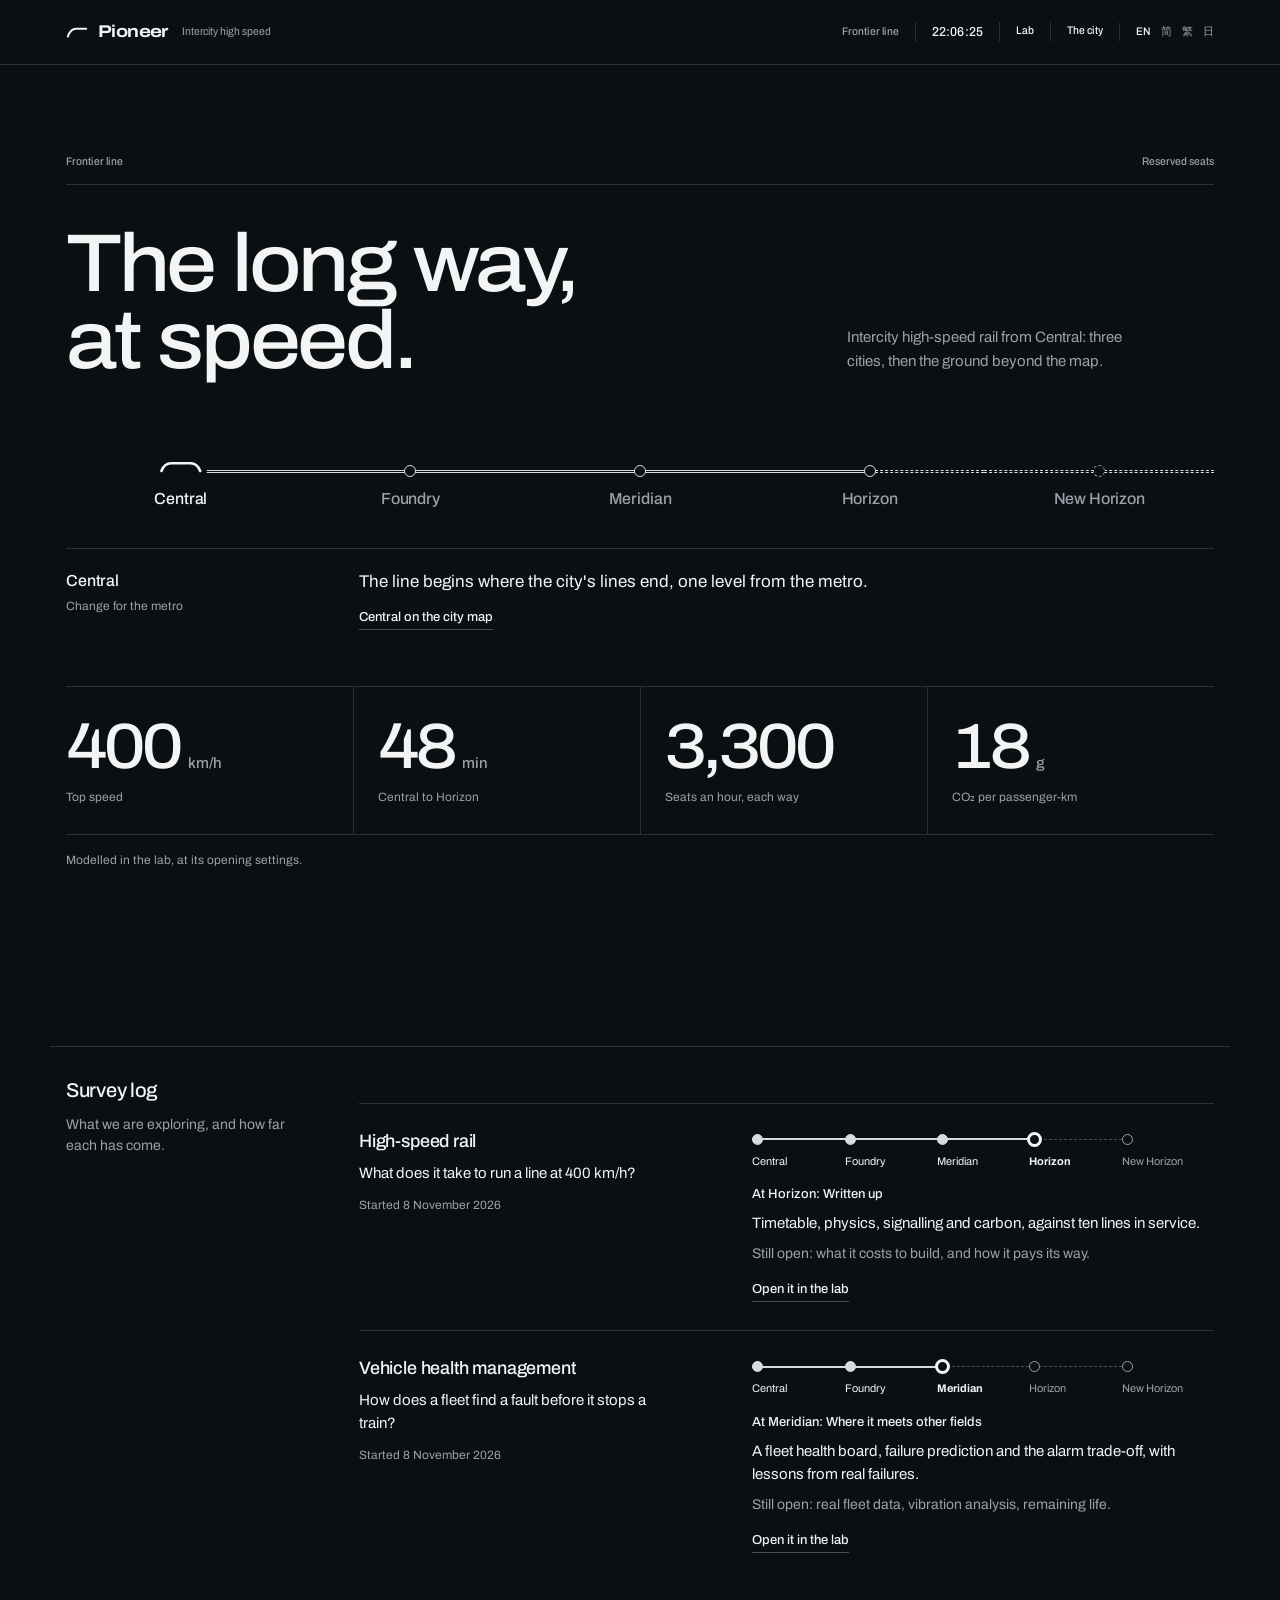
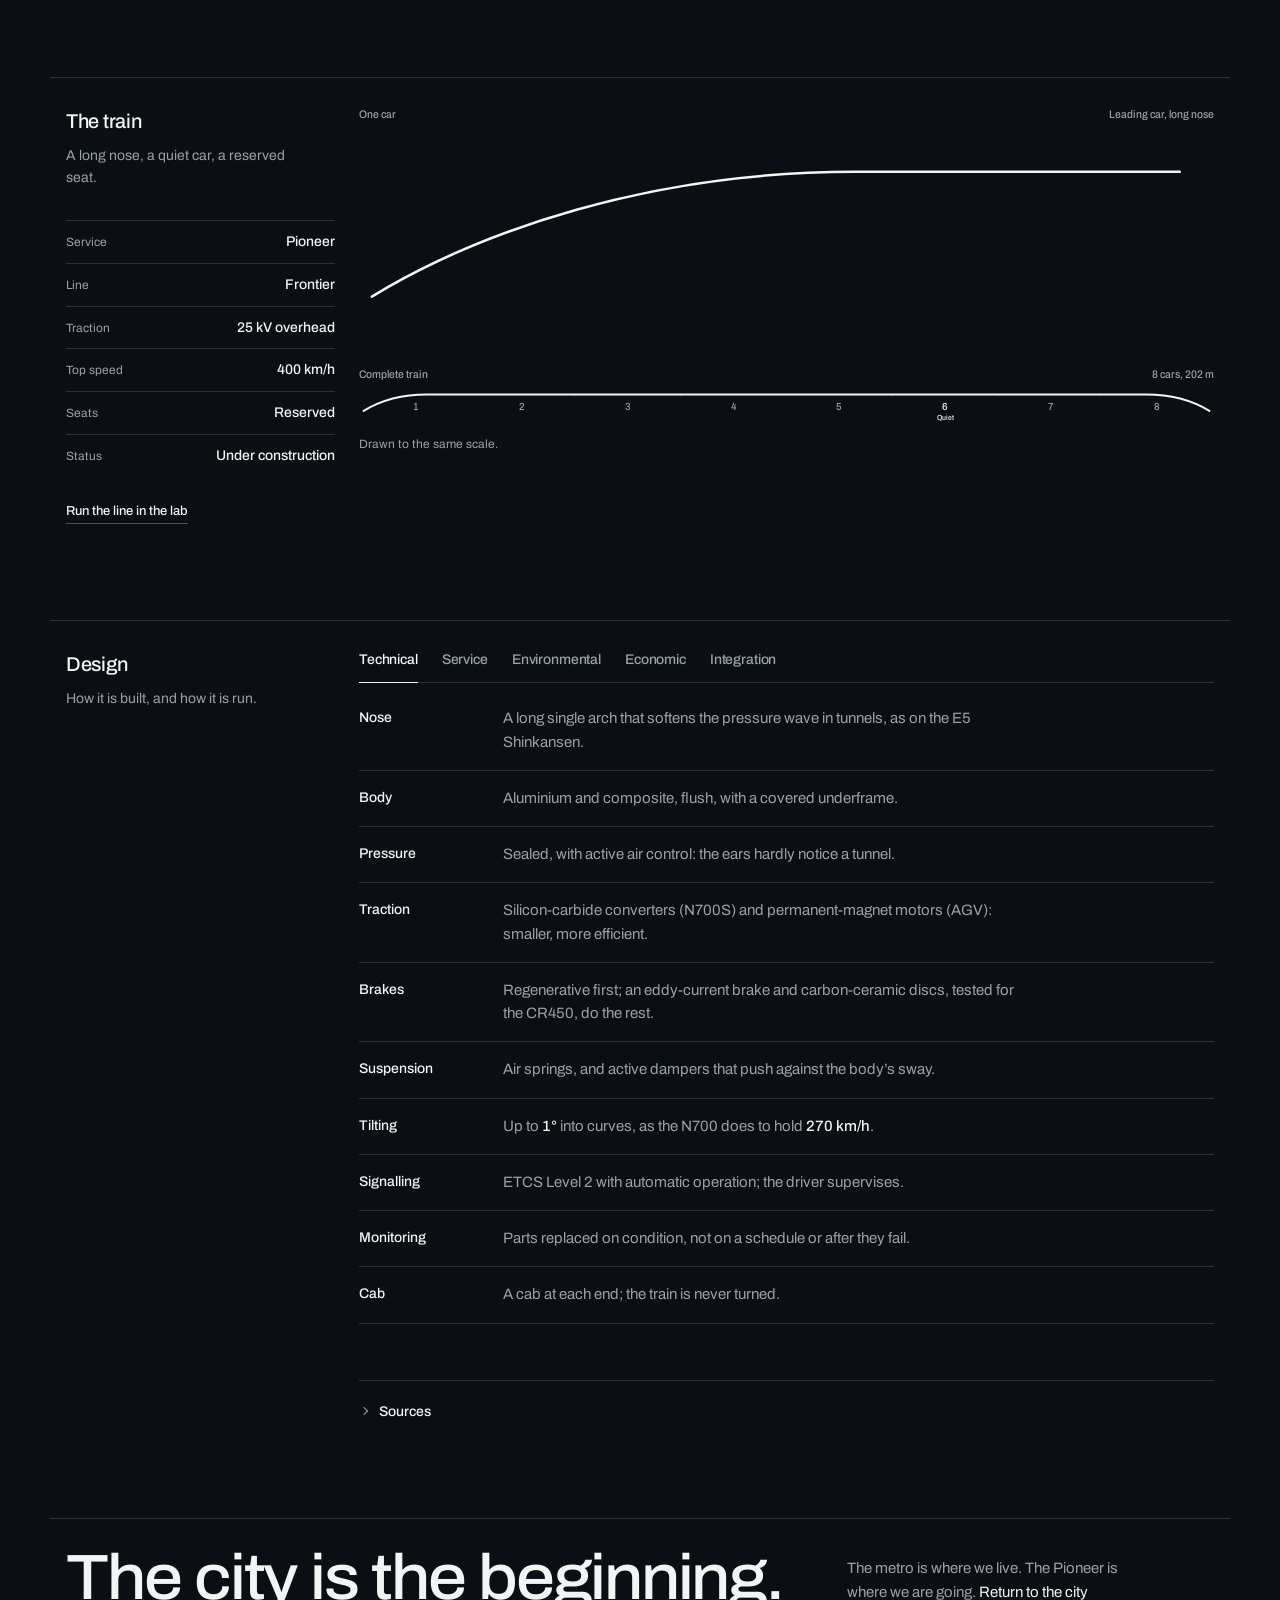
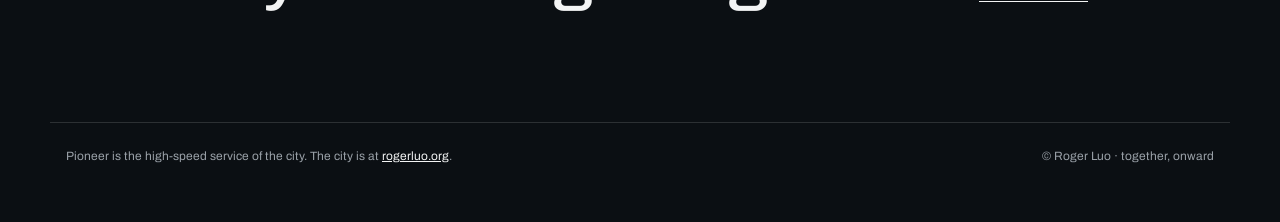
<file: index.html>
<!doctype html>
<html lang="en">
  <head>
    <meta charset="UTF-8" />
    <meta name="viewport" content="width=device-width, initial-scale=1.0" />
    <title>Pioneer: the high-speed service to the Frontier</title>
    <meta name="theme-color" content="#0B0F13" />
    <link rel="icon" type="image/svg+xml" href="/favicon.svg?v=2" />
    <link rel="alternate icon" type="image/png" href="/favicon.png?v=2" />
    <link rel="apple-touch-icon" href="/apple-touch-icon.png?v=2" />
    <link rel="canonical" href="https://pioneer.rogerluo.org/" />
    <link rel="alternate" hreflang="en" href="https://pioneer.rogerluo.org/" />
    <link rel="alternate" hreflang="zh-Hans" href="https://pioneer.rogerluo.org/zh-hans/" />
    <link rel="alternate" hreflang="zh-Hant" href="https://pioneer.rogerluo.org/zh-hant/" />
    <link rel="alternate" hreflang="ja" href="https://pioneer.rogerluo.org/ja/" />
    <link rel="alternate" hreflang="x-default" href="https://pioneer.rogerluo.org/" />
    <meta name="description" content="Pioneer is the city's intercity high-speed rail: from Central, three cities on the Frontier line, then a survey beyond the map." />
    <meta property="og:type" content="website" />
    <meta property="og:url" content="https://pioneer.rogerluo.org/" />
    <meta property="og:title" content="Pioneer: the high-speed service to the Frontier" />
    <meta property="og:description" content="From Central, three cities on the Frontier line, then a survey beyond the map." />
    <meta property="og:locale" content="en_GB" />
    <meta property="og:image" content="https://pioneer.rogerluo.org/og.png" />
    <meta property="og:image:width" content="1200" />
    <meta property="og:image:height" content="630" />
    <meta property="og:image:alt" content="Pioneer: the long way, at speed." />
    <meta name="twitter:card" content="summary_large_image" />
    <meta name="twitter:image" content="https://pioneer.rogerluo.org/og.png" />
    <meta name="twitter:title" content="Pioneer: the high-speed service to the Frontier" />
    <meta name="twitter:description" content="From Central, three cities on the Frontier line, then a survey beyond the map." />
    <script type="module" crossorigin src="/assets/style-L8n4z4N2.js"></script>
    <script type="module" crossorigin src="/assets/main-Dw4WZ8HX.js"></script>
    <link rel="stylesheet" crossorigin href="/assets/style-DtkXrFLc.css">
  </head>
  <body>
    <a class="skip" href="#main">Skip to content</a>

    <header class="masthead">
      <div class="wrap masthead-inner">
        <a class="brand" href="/" aria-label="Pioneer, home">
          <svg class="mark" viewBox="0 0 24 24" aria-hidden="true">
            <path
              d="M2 17 C 4 11.5 7 8.5 11 8.5 H22"
              fill="none"
              stroke="currentColor"
              stroke-width="2.2"
              stroke-linecap="round"
            />
          </svg>
          <span class="brand-name">Pioneer</span>
          <span class="brand-sub">Intercity high speed</span>
        </a>
        <div class="masthead-meta">
          <span class="meta">Frontier line</span>
          <span class="clock" data-clock aria-label="Local time">--:--:--</span>
          <a class="city-link lab-link" href="/lab/">Lab</a>
          <a class="city-link city-link--city" href="https://rogerluo.org/">The city</a>
          <nav class="langs" aria-label="Language">
            <a href="/" hreflang="en" aria-current="page">EN</a>
            <a href="/zh-hans/" hreflang="zh-Hans">简</a>
            <a href="/zh-hant/" hreflang="zh-Hant">繁</a>
            <a href="/ja/" hreflang="ja">日</a>
          </nav>
        </div>
      </div>
    </header>

    <main id="main">
      <section class="hero wrap" aria-labelledby="hero-title">
        <div class="service-line">
          <span>Frontier line</span>
          <span>Reserved seats</span>
        </div>

        <div class="hero-grid">
          <h1 id="hero-title">The long way, at speed.</h1>
          <p class="lede">Intercity high-speed rail from Central: three cities, then the ground beyond the map.</p>
        </div>

        <div class="route" role="group" aria-label="Stations on the Frontier line">
          <div class="route-track">
            <span class="route-train" id="route-train" aria-hidden="true">
              <svg class="train-glyph" viewBox="0 0 34 12">
                <path d="M2 6 C 3.5 2 6 0 9.5 0 H24.5 C 28 0 30.5 2 32 6" />
              </svg>
            </span>
            <ol class="route-stops">
              <li class="stop-item">
                <button
                  class="stop"
                  type="button"
                  data-station="central"
                  data-sub="Change for the metro"
                  data-text="The line begins where the city's lines end, one level from the metro."
                  data-meta=""
                  aria-pressed="true"
                >
                  <span class="stop-dot" aria-hidden="true"></span>
                  <span class="stop-text">
                    <span class="stop-name">Central</span>
                  </span>
                </button>
              </li>
              <li class="stop-item">
                <button
                  class="stop"
                  type="button"
                  data-station="foundry"
                  data-sub="Manufacturing"
                  data-text="The first city past the metro. It already ships what the city buys."
                  data-meta="48 km from Central · 11 min"
                  aria-pressed="false"
                >
                  <span class="stop-dot" aria-hidden="true"></span>
                  <span class="stop-text">
                    <span class="stop-name">Foundry</span>
                  </span>
                </button>
              </li>
              <li class="stop-item">
                <button
                  class="stop"
                  type="button"
                  data-station="meridian"
                  data-sub="Rail junction"
                  data-text="The midpoint: a river crossing where the old main lines meet."
                  data-meta="121 km from Central · 29 min"
                  aria-pressed="false"
                >
                  <span class="stop-dot" aria-hidden="true"></span>
                  <span class="stop-text">
                    <span class="stop-name">Meridian</span>
                  </span>
                </button>
              </li>
              <li class="stop-item">
                <button
                  class="stop"
                  type="button"
                  data-station="horizon"
                  data-sub="Last city"
                  data-text="The last city with a timetable. Beyond it, the traffic is still to be proven."
                  data-meta="204 km from Central · 48 min"
                  aria-pressed="false"
                >
                  <span class="stop-dot" aria-hidden="true"></span>
                  <span class="stop-text">
                    <span class="stop-name">Horizon</span>
                  </span>
                </button>
              </li>
              <li class="stop-item stop-item--survey">
                <button
                  class="stop"
                  type="button"
                  data-station="survey"
                  data-sub="Survey in progress"
                  data-text="Ground being surveyed. It becomes a stop when the line can pay its way there."
                  data-meta="About 300 km from Central · no timetable yet"
                  aria-pressed="false"
                >
                  <span class="stop-dot" aria-hidden="true"></span>
                  <span class="stop-text">
                    <span class="stop-name">New Horizon</span>
                  </span>
                </button>
              </li>
            </ol>

          <div class="route-note" id="route-panel" aria-live="polite">
            <p class="route-note-head">
              <span class="route-note-name">Central</span>
              <span class="route-note-sub">Change for the metro</span>
            </p>
            <div class="route-note-body">
              <p class="route-note-text">The line begins where the city's lines end, one level from the metro.</p>
              <p class="route-note-meta" hidden></p>
              <a class="route-note-link" href="https://rogerluo.org/#/station/central">Central on the city map</a>
            </div>
          </div>
          </div>
        </div>
        <dl class="figures" aria-label="The service in figures">
          <div><dt>Top speed</dt><dd><span class="figure-value">400</span><span class="figure-unit">km/h</span></dd></div>
          <div><dt>Central to Horizon</dt><dd><span class="figure-value">48</span><span class="figure-unit">min</span></dd></div>
          <div><dt>Seats an hour, each way</dt><dd><span class="figure-value">3,300</span></dd></div>
          <div><dt>CO₂ per passenger-km</dt><dd><span class="figure-value">18</span><span class="figure-unit">g</span></dd></div>
        </dl>
        <p class="note">Modelled in the lab, at its opening settings.</p>
      </section>

      <section class="section wrap" aria-labelledby="log-title">
        <div class="section-rail">
          <h2 id="log-title">Survey log</h2>
          <p>What we are exploring, and how far each has come.</p>
        </div>

        <div class="section-body">
          <ol class="log">
            <li class="log-entry">
              <div class="log-head">
                <h3>High-speed rail</h3>
                <p class="log-question">What does it take to run a line at 400 km/h?</p>
                <p class="log-started">Started 8 November 2026</p>
              </div>
              <div class="log-body">
                <ol class="log-line" aria-label="At Horizon: Written up"><li class="log-stop is-passed"><span class="log-dot"></span><span class="log-name">Central</span></li><li class="log-stop is-passed"><span class="log-dot"></span><span class="log-name">Foundry</span></li><li class="log-stop is-passed"><span class="log-dot"></span><span class="log-name">Meridian</span></li><li class="log-stop is-here"><span class="log-dot"></span><span class="log-name">Horizon</span></li><li class="log-stop"><span class="log-dot"></span><span class="log-name">New Horizon</span></li></ol>
                <p class="log-at">At Horizon: Written up</p>
                <p class="log-now">Timetable, physics, signalling and carbon, against ten lines in service.</p>
                <p class="log-next">Still open: what it costs to build, and how it pays its way.</p>
                <a class="rail-link" href="/lab/">Open it in the lab</a>
              </div>
            </li>
            <li class="log-entry">
              <div class="log-head">
                <h3>Vehicle health management</h3>
                <p class="log-question">How does a fleet find a fault before it stops a train?</p>
                <p class="log-started">Started 8 November 2026</p>
              </div>
              <div class="log-body">
                <ol class="log-line" aria-label="At Meridian: Where it meets other fields"><li class="log-stop is-passed"><span class="log-dot"></span><span class="log-name">Central</span></li><li class="log-stop is-passed"><span class="log-dot"></span><span class="log-name">Foundry</span></li><li class="log-stop is-here"><span class="log-dot"></span><span class="log-name">Meridian</span></li><li class="log-stop"><span class="log-dot"></span><span class="log-name">Horizon</span></li><li class="log-stop"><span class="log-dot"></span><span class="log-name">New Horizon</span></li></ol>
                <p class="log-at">At Meridian: Where it meets other fields</p>
                <p class="log-now">A fleet health board, failure prediction and the alarm trade-off, with lessons from real failures.</p>
                <p class="log-next">Still open: real fleet data, vibration analysis, remaining life.</p>
                <a class="rail-link" href="/lab/#health">Open it in the lab</a>
              </div>
            </li>
          </ol>
        </div>
      </section>

      <section class="section wrap" aria-labelledby="train-title">
        <div class="section-rail">
          <h2 id="train-title">The train</h2>
          <p>A long nose, a quiet car, a reserved seat.</p>
          <dl class="specs">
            <div><dt>Service</dt><dd>Pioneer</dd></div>
            <div><dt>Line</dt><dd>Frontier</dd></div>
            <div><dt>Traction</dt><dd>25 kV overhead</dd></div>
            <div><dt>Top speed</dt><dd>400 km/h</dd></div>
            <div><dt>Seats</dt><dd>Reserved</dd></div>
            <div><dt>Status</dt><dd>Under construction</dd></div>
          </dl>
          <a class="rail-link" href="/lab/">Run the line in the lab</a>
        </div>

        <div class="section-body">
          <figure class="train-figure">
            <div class="view-head"><span>One car</span><span>Leading car, long nose</span></div>
            <svg
              class="train-car"
              viewBox="0 0 1000 240"
              role="img"
              aria-labelledby="train-car-desc"
              preserveAspectRatio="xMidYMid meet"
            >
              <title id="train-car-desc">One car of the Pioneer: a long single-arch nose, a flush window band and a skirt over the bogies.</title>
              <path
                d="M15 196 C 140 120 340 50 580 50 H960"
                fill="none"
                stroke="currentColor"
                stroke-width="2.5"
                stroke-linecap="round"
                vector-effect="non-scaling-stroke"
              />
            </svg>

            <div class="view-head"><span>Complete train</span><span>8 cars, 202 m</span></div>
            <svg
              class="train-set"
              viewBox="0 0 7640 300"
              role="img"
              aria-labelledby="train-set-desc"
              preserveAspectRatio="xMidYMid meet"
            >
              <title id="train-set-desc">The whole Pioneer: eight cars on one line, with a nose at each end. Car 6 is the quiet car.</title>
              <path
                d="M40 196 C 165 120 365 50 605 50 H7035 C 7275 50 7475 120 7600 196"
                fill="none"
                stroke="currentColor"
                stroke-width="2"
                stroke-linecap="round"
                vector-effect="non-scaling-stroke"
              />
              <path
                d="M985 50v12M1930 50v12M2875 50v12M3820 50v12M4765 50v12M5710 50v12M6615 50v12"
                stroke="currentColor"
                stroke-opacity=".35"
                stroke-width="1"
                vector-effect="non-scaling-stroke"
              />
              <g class="car-label" text-anchor="middle">
<text x="512.5" y="185">1</text>
<text x="1457.5" y="185">2</text>
<text x="2402.5" y="185">3</text>
<text x="3347.5" y="185">4</text>
<text x="4292.5" y="185">5</text>
<text x="5237.5" y="185" class="car-label--quiet">6</text>
<text x="6182.5" y="185">7</text>
<text x="7127.5" y="185">8</text>
                <text x="5237.5" y="275" class="car-label--quiet car-label--small">Quiet</text>
              </g>
            </svg>

            <figcaption>Drawn to the same scale.</figcaption>
          </figure>
        </div>
      </section>

      <section class="section wrap" aria-labelledby="design-title">
        <div class="section-rail">
          <h2 id="design-title">Design</h2>
          <p>How it is built, and how it is run.</p>
        </div>

        <div class="section-body">
          <div class="tabs" role="tablist" aria-label="Design aspects">
            <button class="tab" type="button" id="tab-technical" role="tab" aria-selected="true" aria-controls="panel-technical">Technical</button>
            <button class="tab" type="button" id="tab-service" role="tab" aria-selected="false" aria-controls="panel-service" tabindex="-1">Service</button>
            <button class="tab" type="button" id="tab-environmental" role="tab" aria-selected="false" aria-controls="panel-environmental" tabindex="-1">Environmental</button>
            <button class="tab" type="button" id="tab-economic" role="tab" aria-selected="false" aria-controls="panel-economic" tabindex="-1">Economic</button>
            <button class="tab" type="button" id="tab-integration" role="tab" aria-selected="false" aria-controls="panel-integration" tabindex="-1">Integration</button>
          </div>

          <div class="tab-panel" id="panel-technical" role="tabpanel" aria-labelledby="tab-technical" tabindex="0">
            <dl class="traits">
              <div>
                <dt>Nose</dt>
                <dd>A long single arch that softens the pressure wave in tunnels, as on the E5 Shinkansen.</dd>
              </div>
              <div>
                <dt>Body</dt>
                <dd>Aluminium and composite, flush, with a covered underframe.</dd>
              </div>
              <div>
                <dt>Pressure</dt>
                <dd>Sealed, with active air control: the ears hardly notice a tunnel.</dd>
              </div>
              <div>
                <dt>Traction</dt>
                <dd>Silicon-carbide converters (N700S) and permanent-magnet motors (AGV): smaller, more efficient.</dd>
              </div>
              <div>
                <dt>Brakes</dt>
                <dd>Regenerative first; an eddy-current brake and carbon-ceramic discs, tested for the CR450, do the rest.</dd>
              </div>
              <div>
                <dt>Suspension</dt>
                <dd>Air springs, and active dampers that push against the body’s sway.</dd>
              </div>
              <div>
                <dt>Tilting</dt>
                <dd>Up to <span class="num">1°</span> into curves, as the N700 does to hold <span class="num">270 km/h</span>.</dd>
              </div>
              <div>
                <dt>Signalling</dt>
                <dd>ETCS Level 2 with automatic operation; the driver supervises.</dd>
              </div>
              <div>
                <dt>Monitoring</dt>
                <dd>Parts replaced on condition, not on a schedule or after they fail.</dd>
              </div>
              <div>
                <dt>Cab</dt>
                <dd>A cab at each end; the train is never turned.</dd>
              </div>
            </dl>
          </div>
          <div class="tab-panel" id="panel-service" role="tabpanel" aria-labelledby="tab-service" tabindex="0" hidden>
            <dl class="traits">
              <div>
                <dt>Cabin</dt>
                <dd>One class, warm light, a window at every row.</dd>
              </div>
              <div>
                <dt>Quiet car</dt>
                <dd>Car <span class="num">6</span>, set aside for silence.</dd>
              </div>
              <div>
                <dt>Crew</dt>
                <dd>Staff walk the train; help comes to the seat.</dd>
              </div>
              <div>
                <dt>Luggage</dt>
                <dd>In the car, within reach.</dd>
              </div>
              <div>
                <dt>Station</dt>
                <dd>One platform height; the doors stop at the same marks.</dd>
              </div>
              <div>
                <dt>Lounge</dt>
                <dd>At every stop, not only the ends.</dd>
              </div>
              <div>
                <dt>Seat</dt>
                <dd>Reclines within its own space.</dd>
              </div>
              <div>
                <dt>Access</dt>
                <dd>Level boarding; a wheelchair space in every car.</dd>
              </div>
            </dl>
          </div>
          <div class="tab-panel" id="panel-environmental" role="tabpanel" aria-labelledby="tab-environmental" tabindex="0" hidden>
            <dl class="traits">
              <div>
                <dt>Energy</dt>
                <dd>Braking energy goes back to the line.</dd>
              </div>
              <div>
                <dt>Carbon</dt>
                <dd>Rail <span class="num">4.5</span> to <span class="num">35 g</span> of CO₂ per passenger-km; a car <span class="num">167 g</span>, a flight <span class="num">229 g</span> (UK government).</dd>
              </div>
              <div>
                <dt>Construction</dt>
                <dd>About <span class="num">58 t</span> of CO₂ per km a year to build and maintain, repaid within <span class="num">10</span> to <span class="num">30</span> years (UIC).</dd>
              </div>
              <div>
                <dt>Land</dt>
                <dd>One narrow double track, not a motorway.</dd>
              </div>
              <div>
                <dt>Water</dt>
                <dd>Viaducts keep streams and animal routes open.</dd>
              </div>
              <div>
                <dt>Air</dt>
                <dd>No exhaust at the platform.</dd>
              </div>
              <div>
                <dt>Noise</dt>
                <dd>A flush body and skirted bogies keep the noise at the line.</dd>
              </div>
              <div>
                <dt>Maintenance</dt>
                <dd>Condition monitoring and standard parts: more time in service.</dd>
              </div>
              <div>
                <dt>Materials</dt>
                <dd>Recyclable aluminium; composites built to come apart.</dd>
              </div>
            </dl>
          </div>
          <div class="tab-panel" id="panel-economic" role="tabpanel" aria-labelledby="tab-economic" tabindex="0" hidden>
            <dl class="traits">
              <div>
                <dt>Capacity</dt>
                <dd><span class="num">3,300</span> seats an hour each way: eight cars, six trains an hour.</dd>
              </div>
              <div>
                <dt>Cost</dt>
                <dd>Few stops, one platform type: the money goes into the line.</dd>
              </div>
              <div>
                <dt>Fare</dt>
                <dd>By distance, published and fixed.</dd>
              </div>
              <div>
                <dt>Development</dt>
                <dd>Homes and offices around each station.</dd>
              </div>
              <div>
                <dt>Extension</dt>
                <dd>One stop at a time: new track, the same service.</dd>
              </div>
              <div>
                <dt>Turnaround</dt>
                <dd><span class="num">15</span> minutes at each end; <span class="num">15</span> trains, spares included, run the timetable.</dd>
              </div>
            </dl>
          </div>
          <div class="tab-panel" id="panel-integration" role="tabpanel" aria-labelledby="tab-integration" tabindex="0" hidden>
            <dl class="traits">
              <div>
                <dt>City</dt>
                <dd>The line ends inside the city, at Central.</dd>
              </div>
              <div>
                <dt>Interchange</dt>
                <dd>One level from the metro, not a station to cross.</dd>
              </div>
              <div>
                <dt>Timetable</dt>
                <dd>Timed to the metro: a wait of minutes.</dd>
              </div>
              <div>
                <dt>Ticket</dt>
                <dd>One ticket from the metro to the Frontier.</dd>
              </div>
              <div>
                <dt>Access</dt>
                <dd>Walking, cycling and buses at every stop, not a car park.</dd>
              </div>
              <div>
                <dt>Streets</dt>
                <dd>Viaducts through towns: the streets keep running underneath.</dd>
              </div>
              <div>
                <dt>Station</dt>
                <dd>One roof, open to the street on both sides.</dd>
              </div>
            </dl>
          </div>
          <div class="sources">
            <details>
              <summary><h3>Sources</h3></summary>
              <p>The figures, and where they come from.</p>
              <ul>
              <li><a href="https://en.wikipedia.org/wiki/Tunnel_boom" rel="noopener">Wikipedia, Tunnel boom</a></li>
              <li><a href="https://en.wikipedia.org/wiki/N700S_series" rel="noopener">Wikipedia, N700S series</a></li>
              <li><a href="https://en.wikipedia.org/wiki/AGV_(train)" rel="noopener">Wikipedia, AGV (train)</a></li>
              <li><a href="https://rollingstockworld.com/passenger-cars/china-develops-cr450-emu-with-the-highest-operating-speed-in-the-world/" rel="noopener">Rolling Stock World, China develops CR450 EMU with the highest operating speed in the world (2023)</a></li>
              <li><a href="https://en.wikipedia.org/wiki/N700_series" rel="noopener">Wikipedia, N700 series</a></li>
              <li><a href="https://transport.ec.europa.eu/transport-modes/rail/ertms/what-ertms-and-how-does-it-work/etcs-levels-and-modes_en" rel="noopener">European Commission, ETCS levels and modes</a></li>
              <li><a href="https://global.chinadaily.com.cn/a/201706/27/WS59bbf452a310ded8ac18f693.html" rel="noopener">China Daily, on the launch of the Fuxing trains (June 2017)</a></li>
              <li><a href="https://www.gov.uk/government/publications/greenhouse-gas-reporting-conversion-factors-2025" rel="noopener">UK Department for Energy Security and Net Zero, Greenhouse gas reporting: conversion factors 2025</a></li>
              <li><a href="https://rail-research.europa.eu/wp-content/uploads/2023/01/HSR_Technical_Report_2_Final_220123.pdf" rel="noopener">EY for Europe’s Rail Joint Undertaking, Smart and affordable rail services in the EU: high speed in 2030 and 2050, technical report 2 (2023)</a></li>
              <li><a href="https://uic.org/activities/carbon-footprint-and-sustainability" rel="noopener">UIC, Carbon footprint and sustainability</a></li>
              </ul>
            </details>
          </div>
        </div>
      </section>

      <section class="closing wrap" aria-labelledby="closing-title">
        <div class="closing-grid">
          <h2 id="closing-title">The city is the beginning.</h2>
          <p>
            The metro is where we live. The Pioneer is where we are going.
            <a href="https://rogerluo.org/#/station/central">Return to the city</a>
          </p>
        </div>
      </section>
    </main>

    <footer class="footer wrap">
      <p>
        Pioneer is the high-speed service of the city. The city is at <a href="https://rogerluo.org/">rogerluo.org</a>.
      </p>
      <p>© Roger Luo · together, onward</p>
    </footer>

  </body>
</html>
</file>
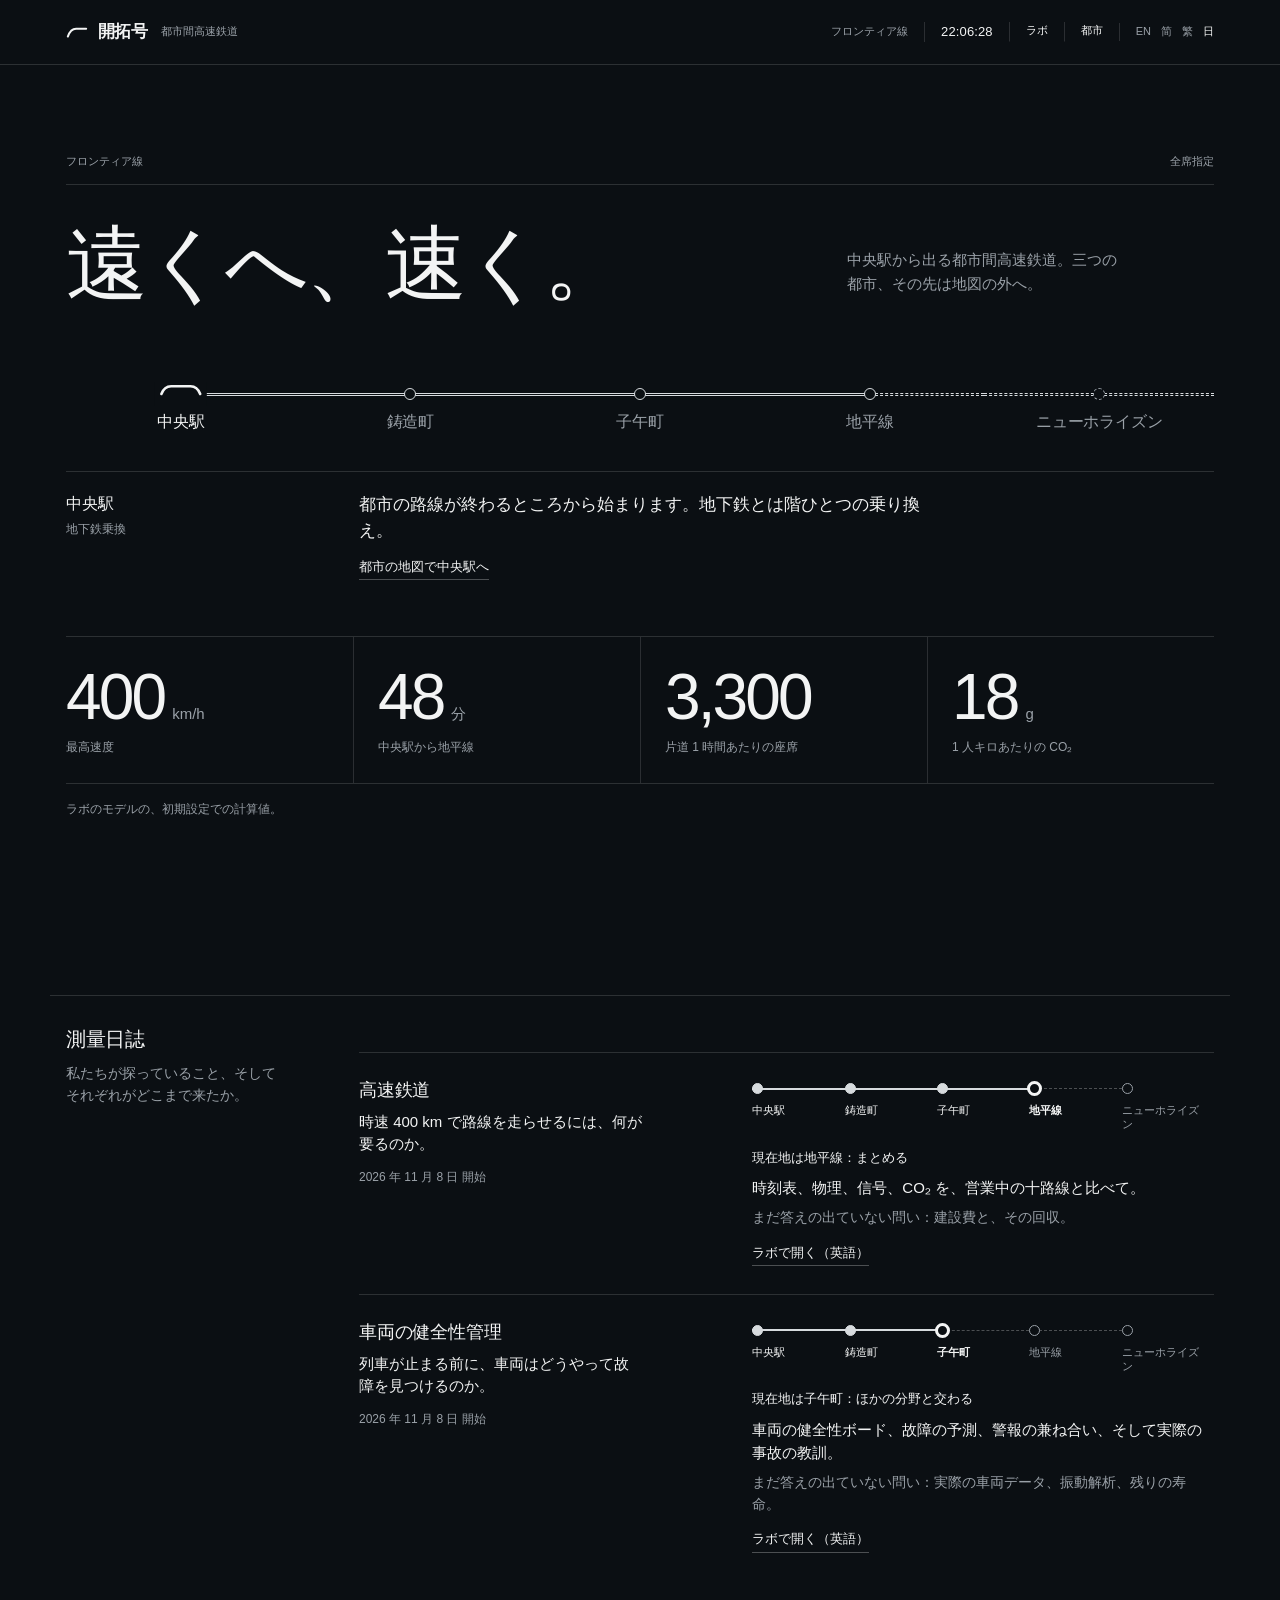
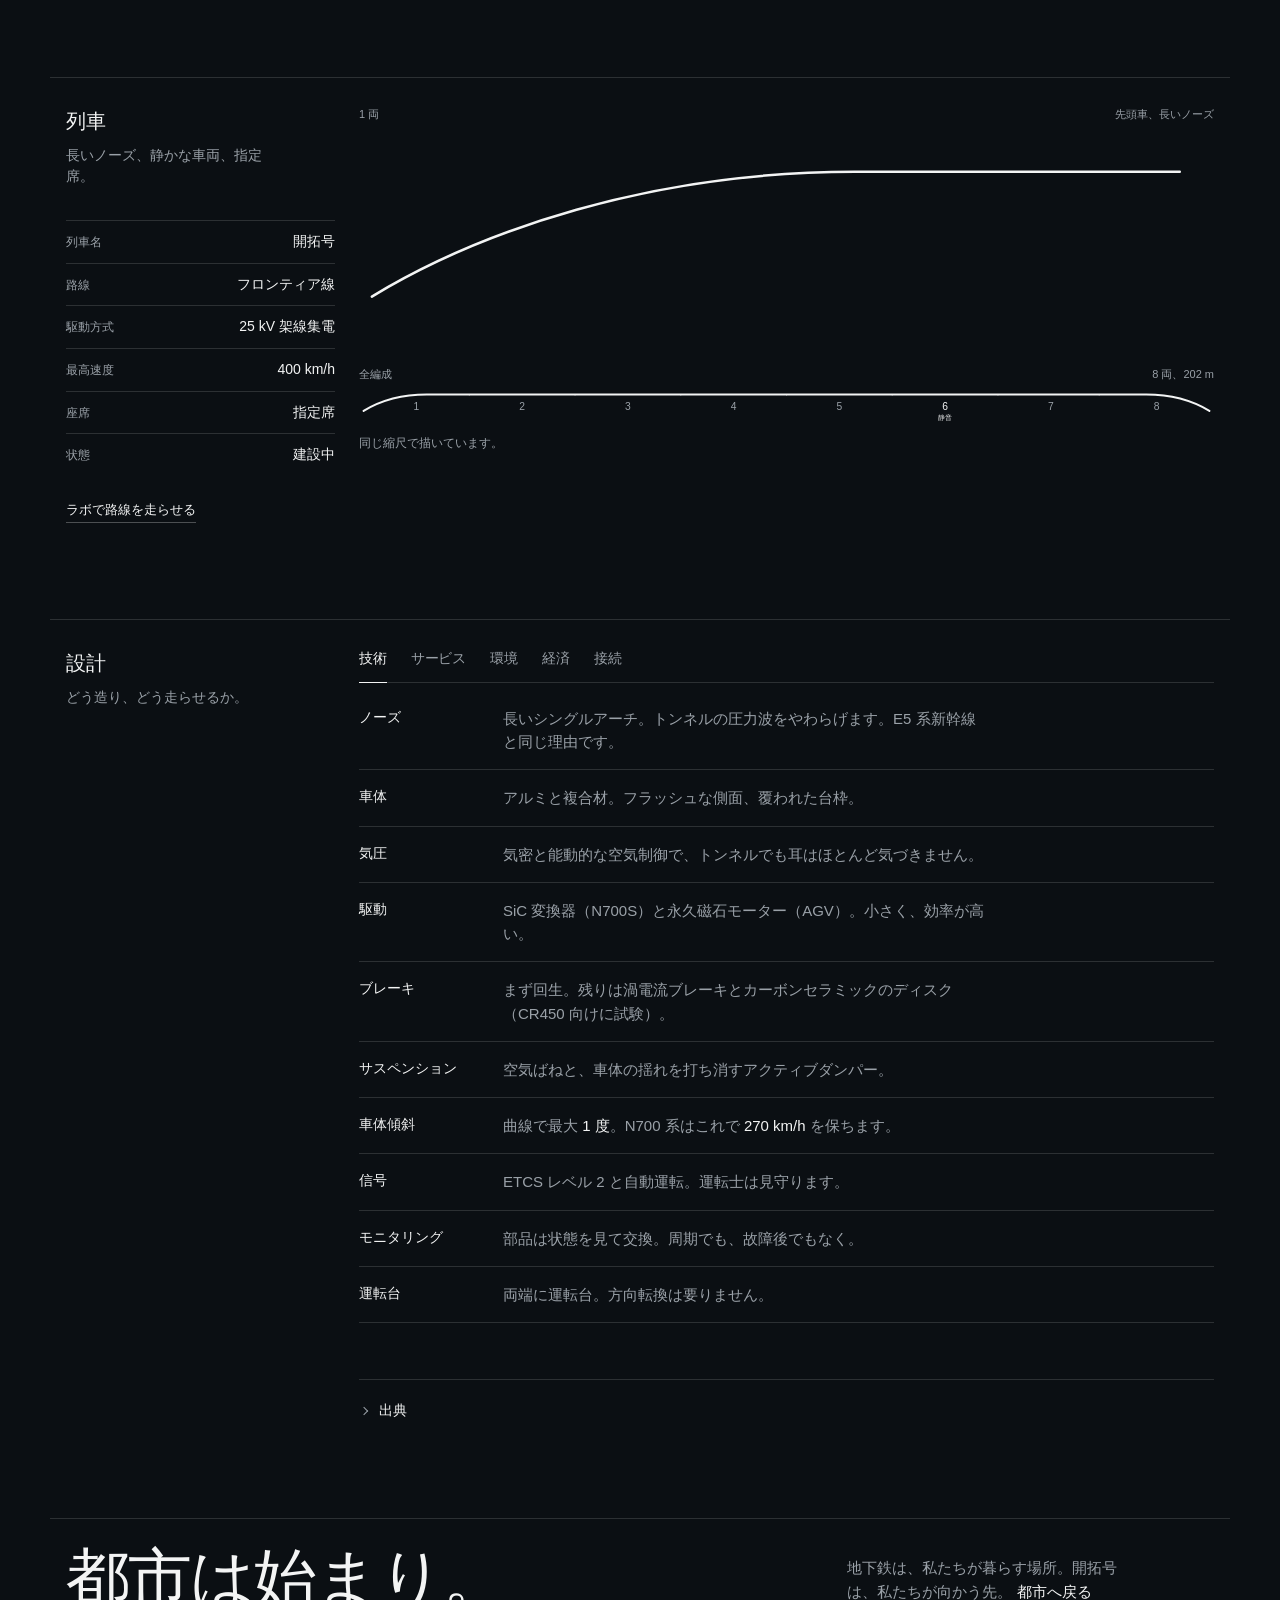
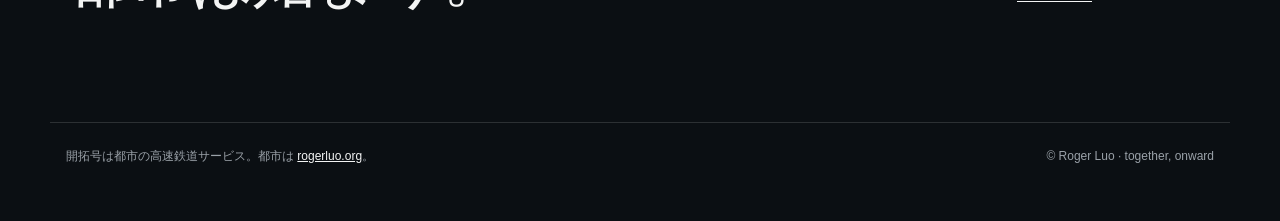
<file: ja/index.html>
<!doctype html>
<html lang="ja">
  <head>
    <meta charset="UTF-8" />
    <meta name="viewport" content="width=device-width, initial-scale=1.0" />
    <title>開拓号：フロンティア線へ向かう都市間高速鉄道</title>
    <meta name="theme-color" content="#0B0F13" />
    <link rel="icon" type="image/svg+xml" href="/favicon.svg?v=2" />
    <link rel="alternate icon" type="image/png" href="/favicon.png?v=2" />
    <link rel="apple-touch-icon" href="/apple-touch-icon.png?v=2" />
    <link rel="canonical" href="https://pioneer.rogerluo.org/ja/" />
    <link rel="alternate" hreflang="en" href="https://pioneer.rogerluo.org/" />
    <link rel="alternate" hreflang="zh-Hans" href="https://pioneer.rogerluo.org/zh-hans/" />
    <link rel="alternate" hreflang="zh-Hant" href="https://pioneer.rogerluo.org/zh-hant/" />
    <link rel="alternate" hreflang="ja" href="https://pioneer.rogerluo.org/ja/" />
    <link rel="alternate" hreflang="x-default" href="https://pioneer.rogerluo.org/" />
    <meta name="description" content="開拓号は都市の都市間高速鉄道。中央駅から、フロンティア線の三つの都市を経て、地図の外の大地を測ります。" />
    <meta property="og:type" content="website" />
    <meta property="og:url" content="https://pioneer.rogerluo.org/ja/" />
    <meta property="og:title" content="開拓号：フロンティア線へ向かう都市間高速鉄道" />
    <meta property="og:description" content="中央駅から、フロンティア線の三つの都市を経て、地図の外の大地を測ります。" />
    <meta property="og:locale" content="ja_JP" />
    <meta property="og:image" content="https://pioneer.rogerluo.org/og.png" />
    <meta property="og:image:width" content="1200" />
    <meta property="og:image:height" content="630" />
    <meta property="og:image:alt" content="開拓号：遠くへ、速く。" />
    <meta name="twitter:card" content="summary_large_image" />
    <meta name="twitter:image" content="https://pioneer.rogerluo.org/og.png" />
    <meta name="twitter:title" content="開拓号：フロンティア線へ向かう都市間高速鉄道" />
    <meta name="twitter:description" content="中央駅から、フロンティア線の三つの都市を経て、地図の外の大地を測ります。" />
    <script type="module" crossorigin src="/assets/style-L8n4z4N2.js"></script>
    <script type="module" crossorigin src="/assets/main-Dw4WZ8HX.js"></script>
    <link rel="stylesheet" crossorigin href="/assets/style-DtkXrFLc.css">
  </head>
  <body>
    <a class="skip" href="#main">本文へ</a>

    <header class="masthead">
      <div class="wrap masthead-inner">
        <a class="brand" href="/" aria-label="開拓号、ホーム">
          <svg class="mark" viewBox="0 0 24 24" aria-hidden="true">
            <path
              d="M2 17 C 4 11.5 7 8.5 11 8.5 H22"
              fill="none"
              stroke="currentColor"
              stroke-width="2.2"
              stroke-linecap="round"
            />
          </svg>
          <span class="brand-name">開拓号</span>
          <span class="brand-sub">都市間高速鉄道</span>
        </a>
        <div class="masthead-meta">
          <span class="meta">フロンティア線</span>
          <span class="clock" data-clock aria-label="現地時刻">--:--:--</span>
          <a class="city-link lab-link" href="/lab/">ラボ</a>
          <a class="city-link city-link--city" href="https://rogerluo.org/">都市</a>
          <nav class="langs" aria-label="言語">
            <a href="/" hreflang="en">EN</a>
            <a href="/zh-hans/" hreflang="zh-Hans">简</a>
            <a href="/zh-hant/" hreflang="zh-Hant">繁</a>
            <a href="/ja/" hreflang="ja" aria-current="page">日</a>
          </nav>
        </div>
      </div>
    </header>

    <main id="main">
      <section class="hero wrap" aria-labelledby="hero-title">
        <div class="service-line">
          <span>フロンティア線</span>
          <span>全席指定</span>
        </div>

        <div class="hero-grid">
          <h1 id="hero-title">遠くへ、速く。</h1>
          <p class="lede">中央駅から出る都市間高速鉄道。三つの都市、その先は地図の外へ。</p>
        </div>

        <div class="route" role="group" aria-label="フロンティア線の駅">
          <div class="route-track">
            <span class="route-train" id="route-train" aria-hidden="true">
              <svg class="train-glyph" viewBox="0 0 34 12">
                <path d="M2 6 C 3.5 2 6 0 9.5 0 H24.5 C 28 0 30.5 2 32 6" />
              </svg>
            </span>
            <ol class="route-stops">
              <li class="stop-item">
                <button
                  class="stop"
                  type="button"
                  data-station="central"
                  data-sub="地下鉄乗換"
                  data-text="都市の路線が終わるところから始まります。地下鉄とは階ひとつの乗り換え。"
                  data-meta=""
                  aria-pressed="true"
                >
                  <span class="stop-dot" aria-hidden="true"></span>
                  <span class="stop-text">
                    <span class="stop-name">中央駅</span>
                  </span>
                </button>
              </li>
              <li class="stop-item">
                <button
                  class="stop"
                  type="button"
                  data-station="foundry"
                  data-sub="製造業"
                  data-text="地下鉄の外の最初の都市。すでに都市へ品物を送っています。"
                  data-meta="中央駅から 48 km · 11 分"
                  aria-pressed="false"
                >
                  <span class="stop-dot" aria-hidden="true"></span>
                  <span class="stop-text">
                    <span class="stop-name">鋳造町</span>
                  </span>
                </button>
              </li>
              <li class="stop-item">
                <button
                  class="stop"
                  type="button"
                  data-station="meridian"
                  data-sub="鉄道の要衝"
                  data-text="路線の中間点。古い幹線が交わる、川の渡り。"
                  data-meta="中央駅から 121 km · 29 分"
                  aria-pressed="false"
                >
                  <span class="stop-dot" aria-hidden="true"></span>
                  <span class="stop-text">
                    <span class="stop-name">子午町</span>
                  </span>
                </button>
              </li>
              <li class="stop-item">
                <button
                  class="stop"
                  type="button"
                  data-station="horizon"
                  data-sub="最後の都市"
                  data-text="時刻表のある最後の都市。この先の需要は、まだ証明されていません。"
                  data-meta="中央駅から 204 km · 48 分"
                  aria-pressed="false"
                >
                  <span class="stop-dot" aria-hidden="true"></span>
                  <span class="stop-text">
                    <span class="stop-name">地平線</span>
                  </span>
                </button>
              </li>
              <li class="stop-item stop-item--survey">
                <button
                  class="stop"
                  type="button"
                  data-station="survey"
                  data-sub="測量中"
                  data-text="測量中の大地。路線が採算に乗るとき、駅になります。"
                  data-meta="中央駅から約 300 km · 時刻表はまだありません"
                  aria-pressed="false"
                >
                  <span class="stop-dot" aria-hidden="true"></span>
                  <span class="stop-text">
                    <span class="stop-name">ニューホライズン</span>
                  </span>
                </button>
              </li>
            </ol>

          <div class="route-note" id="route-panel" aria-live="polite">
            <p class="route-note-head">
              <span class="route-note-name">中央駅</span>
              <span class="route-note-sub">地下鉄乗換</span>
            </p>
            <div class="route-note-body">
              <p class="route-note-text">都市の路線が終わるところから始まります。地下鉄とは階ひとつの乗り換え。</p>
              <p class="route-note-meta" hidden></p>
              <a class="route-note-link" href="https://rogerluo.org/#/station/central">都市の地図で中央駅へ</a>
            </div>
          </div>
          </div>
        </div>
        <dl class="figures" aria-label="数字で見る開拓号">
          <div><dt>最高速度</dt><dd><span class="figure-value">400</span><span class="figure-unit">km/h</span></dd></div>
          <div><dt>中央駅から地平線</dt><dd><span class="figure-value">48</span><span class="figure-unit">分</span></dd></div>
          <div><dt>片道 1 時間あたりの座席</dt><dd><span class="figure-value">3,300</span></dd></div>
          <div><dt>1 人キロあたりの CO₂</dt><dd><span class="figure-value">18</span><span class="figure-unit">g</span></dd></div>
        </dl>
        <p class="note">ラボのモデルの、初期設定での計算値。</p>
      </section>

      <section class="section wrap" aria-labelledby="log-title">
        <div class="section-rail">
          <h2 id="log-title">測量日誌</h2>
          <p>私たちが探っていること、そしてそれぞれがどこまで来たか。</p>
        </div>

        <div class="section-body">
          <ol class="log">
            <li class="log-entry">
              <div class="log-head">
                <h3>高速鉄道</h3>
                <p class="log-question">時速 400 km で路線を走らせるには、何が要るのか。</p>
                <p class="log-started">2026 年 11 月 8 日 開始</p>
              </div>
              <div class="log-body">
                <ol class="log-line" aria-label="現在地は地平線：まとめる"><li class="log-stop is-passed"><span class="log-dot"></span><span class="log-name">中央駅</span></li><li class="log-stop is-passed"><span class="log-dot"></span><span class="log-name">鋳造町</span></li><li class="log-stop is-passed"><span class="log-dot"></span><span class="log-name">子午町</span></li><li class="log-stop is-here"><span class="log-dot"></span><span class="log-name">地平線</span></li><li class="log-stop"><span class="log-dot"></span><span class="log-name">ニューホライズン</span></li></ol>
                <p class="log-at">現在地は地平線：まとめる</p>
                <p class="log-now">時刻表、物理、信号、CO₂ を、営業中の十路線と比べて。</p>
                <p class="log-next">まだ答えの出ていない問い：建設費と、その回収。</p>
                <a class="rail-link" href="/lab/">ラボで開く（英語）</a>
              </div>
            </li>
            <li class="log-entry">
              <div class="log-head">
                <h3>車両の健全性管理</h3>
                <p class="log-question">列車が止まる前に、車両はどうやって故障を見つけるのか。</p>
                <p class="log-started">2026 年 11 月 8 日 開始</p>
              </div>
              <div class="log-body">
                <ol class="log-line" aria-label="現在地は子午町：ほかの分野と交わる"><li class="log-stop is-passed"><span class="log-dot"></span><span class="log-name">中央駅</span></li><li class="log-stop is-passed"><span class="log-dot"></span><span class="log-name">鋳造町</span></li><li class="log-stop is-here"><span class="log-dot"></span><span class="log-name">子午町</span></li><li class="log-stop"><span class="log-dot"></span><span class="log-name">地平線</span></li><li class="log-stop"><span class="log-dot"></span><span class="log-name">ニューホライズン</span></li></ol>
                <p class="log-at">現在地は子午町：ほかの分野と交わる</p>
                <p class="log-now">車両の健全性ボード、故障の予測、警報の兼ね合い、そして実際の事故の教訓。</p>
                <p class="log-next">まだ答えの出ていない問い：実際の車両データ、振動解析、残りの寿命。</p>
                <a class="rail-link" href="/lab/#health">ラボで開く（英語）</a>
              </div>
            </li>
          </ol>
        </div>
      </section>

      <section class="section wrap" aria-labelledby="train-title">
        <div class="section-rail">
          <h2 id="train-title">列車</h2>
          <p>長いノーズ、静かな車両、指定席。</p>
          <dl class="specs">
            <div><dt>列車名</dt><dd>開拓号</dd></div>
            <div><dt>路線</dt><dd>フロンティア線</dd></div>
            <div><dt>駆動方式</dt><dd>25 kV 架線集電</dd></div>
            <div><dt>最高速度</dt><dd>400 km/h</dd></div>
            <div><dt>座席</dt><dd>指定席</dd></div>
            <div><dt>状態</dt><dd>建設中</dd></div>
          </dl>
          <a class="rail-link" href="/lab/">ラボで路線を走らせる</a>
        </div>

        <div class="section-body">
          <figure class="train-figure">
            <div class="view-head"><span>1 両</span><span>先頭車、長いノーズ</span></div>
            <svg
              class="train-car"
              viewBox="0 0 1000 240"
              role="img"
              aria-labelledby="train-car-desc"
              preserveAspectRatio="xMidYMid meet"
            >
              <title id="train-car-desc">開拓号の 1 両：長いシングルアーチのノーズ、面一の側面窓、台車まわりの覆い。</title>
              <path
                d="M15 196 C 140 120 340 50 580 50 H960"
                fill="none"
                stroke="currentColor"
                stroke-width="2.5"
                stroke-linecap="round"
                vector-effect="non-scaling-stroke"
              />
            </svg>

            <div class="view-head"><span>全編成</span><span>8 両、202 m</span></div>
            <svg
              class="train-set"
              viewBox="0 0 7640 300"
              role="img"
              aria-labelledby="train-set-desc"
              preserveAspectRatio="xMidYMid meet"
            >
              <title id="train-set-desc">開拓号の全編成：8 両が一列に並び、両端に先頭部があります。6 号車は静音車です。</title>
              <path
                d="M40 196 C 165 120 365 50 605 50 H7035 C 7275 50 7475 120 7600 196"
                fill="none"
                stroke="currentColor"
                stroke-width="2"
                stroke-linecap="round"
                vector-effect="non-scaling-stroke"
              />
              <path
                d="M985 50v12M1930 50v12M2875 50v12M3820 50v12M4765 50v12M5710 50v12M6615 50v12"
                stroke="currentColor"
                stroke-opacity=".35"
                stroke-width="1"
                vector-effect="non-scaling-stroke"
              />
              <g class="car-label" text-anchor="middle">
<text x="512.5" y="185">1</text>
<text x="1457.5" y="185">2</text>
<text x="2402.5" y="185">3</text>
<text x="3347.5" y="185">4</text>
<text x="4292.5" y="185">5</text>
<text x="5237.5" y="185" class="car-label--quiet">6</text>
<text x="6182.5" y="185">7</text>
<text x="7127.5" y="185">8</text>
                <text x="5237.5" y="275" class="car-label--quiet car-label--small">静音</text>
              </g>
            </svg>

            <figcaption>同じ縮尺で描いています。</figcaption>
          </figure>
        </div>
      </section>

      <section class="section wrap" aria-labelledby="design-title">
        <div class="section-rail">
          <h2 id="design-title">設計</h2>
          <p>どう造り、どう走らせるか。</p>
        </div>

        <div class="section-body">
          <div class="tabs" role="tablist" aria-label="設計の側面">
            <button class="tab" type="button" id="tab-technical" role="tab" aria-selected="true" aria-controls="panel-technical">技術</button>
            <button class="tab" type="button" id="tab-service" role="tab" aria-selected="false" aria-controls="panel-service" tabindex="-1">サービス</button>
            <button class="tab" type="button" id="tab-environmental" role="tab" aria-selected="false" aria-controls="panel-environmental" tabindex="-1">環境</button>
            <button class="tab" type="button" id="tab-economic" role="tab" aria-selected="false" aria-controls="panel-economic" tabindex="-1">経済</button>
            <button class="tab" type="button" id="tab-integration" role="tab" aria-selected="false" aria-controls="panel-integration" tabindex="-1">接続</button>
          </div>

          <div class="tab-panel" id="panel-technical" role="tabpanel" aria-labelledby="tab-technical" tabindex="0">
            <dl class="traits">
              <div>
                <dt>ノーズ</dt>
                <dd>長いシングルアーチ。トンネルの圧力波をやわらげます。E5 系新幹線と同じ理由です。</dd>
              </div>
              <div>
                <dt>車体</dt>
                <dd>アルミと複合材。フラッシュな側面、覆われた台枠。</dd>
              </div>
              <div>
                <dt>気圧</dt>
                <dd>気密と能動的な空気制御で、トンネルでも耳はほとんど気づきません。</dd>
              </div>
              <div>
                <dt>駆動</dt>
                <dd>SiC 変換器（N700S）と永久磁石モーター（AGV）。小さく、効率が高い。</dd>
              </div>
              <div>
                <dt>ブレーキ</dt>
                <dd>まず回生。残りは渦電流ブレーキとカーボンセラミックのディスク（CR450 向けに試験）。</dd>
              </div>
              <div>
                <dt>サスペンション</dt>
                <dd>空気ばねと、車体の揺れを打ち消すアクティブダンパー。</dd>
              </div>
              <div>
                <dt>車体傾斜</dt>
                <dd>曲線で最大 <span class="num">1 度</span>。N700 系はこれで <span class="num">270 km/h</span> を保ちます。</dd>
              </div>
              <div>
                <dt>信号</dt>
                <dd>ETCS レベル 2 と自動運転。運転士は見守ります。</dd>
              </div>
              <div>
                <dt>モニタリング</dt>
                <dd>部品は状態を見て交換。周期でも、故障後でもなく。</dd>
              </div>
              <div>
                <dt>運転台</dt>
                <dd>両端に運転台。方向転換は要りません。</dd>
              </div>
            </dl>
          </div>
          <div class="tab-panel" id="panel-service" role="tabpanel" aria-labelledby="tab-service" tabindex="0" hidden>
            <dl class="traits">
              <div>
                <dt>客室</dt>
                <dd>単一クラス。あたたかな光、すべての列に窓。</dd>
              </div>
              <div>
                <dt>静音車</dt>
                <dd><span class="num">6</span> 号車は静けさのために。</dd>
              </div>
              <div>
                <dt>乗務員</dt>
                <dd>乗務員が巡回し、席まで来ます。</dd>
              </div>
              <div>
                <dt>荷物</dt>
                <dd>同じ車両に、手の届くところへ。</dd>
              </div>
              <div>
                <dt>駅</dt>
                <dd>ホームの高さはひとつ。ドアはいつも同じ位置に。</dd>
              </div>
              <div>
                <dt>ラウンジ</dt>
                <dd>両端だけでなく、すべての駅に。</dd>
              </div>
              <div>
                <dt>座席</dt>
                <dd>自分の範囲でリクライニング。</dd>
              </div>
              <div>
                <dt>バリアフリー</dt>
                <dd>段差のない乗降。各車両に車いすスペース。</dd>
              </div>
            </dl>
          </div>
          <div class="tab-panel" id="panel-environmental" role="tabpanel" aria-labelledby="tab-environmental" tabindex="0" hidden>
            <dl class="traits">
              <div>
                <dt>エネルギー</dt>
                <dd>ブレーキのエネルギーを架線へ戻します。</dd>
              </div>
              <div>
                <dt>炭素</dt>
                <dd>鉄道は 1 人キロあたり CO₂ <span class="num">4.5</span>〜<span class="num">35 g</span>、車 <span class="num">167 g</span>、飛行機 <span class="num">229 g</span>（英国政府の数値）。</dd>
              </div>
              <div>
                <dt>建設</dt>
                <dd>建設と保守で 1 km あたり年約 <span class="num">58 t</span> の CO₂。<span class="num">10</span>〜<span class="num">30</span> 年で返します（UIC）。</dd>
              </div>
              <div>
                <dt>土地</dt>
                <dd>細い複線ひと筋。高速道路ではありません。</dd>
              </div>
              <div>
                <dt>水</dt>
                <dd>高架が川と獣の道を開けたままにします。</dd>
              </div>
              <div>
                <dt>空気</dt>
                <dd>ホームに排気はありません。</dd>
              </div>
              <div>
                <dt>騒音</dt>
                <dd>フラッシュな車体と台車のスカートが、騒音を線路のそばにとどめます。</dd>
              </div>
              <div>
                <dt>保守</dt>
                <dd>状態監視と標準部品。車両は走ることに時間を使います。</dd>
              </div>
              <div>
                <dt>素材</dt>
                <dd>再利用できるアルミ。分解できる複合材。</dd>
              </div>
            </dl>
          </div>
          <div class="tab-panel" id="panel-economic" role="tabpanel" aria-labelledby="tab-economic" tabindex="0" hidden>
            <dl class="traits">
              <div>
                <dt>輸送力</dt>
                <dd>片道 1 時間 <span class="num">3,300 席</span>。<span class="num">8</span> 両編成が 1 時間に <span class="num">6</span> 本。</dd>
              </div>
              <div>
                <dt>コスト</dt>
                <dd>駅は少なく、ホームは一種類。お金は線路に。</dd>
              </div>
              <div>
                <dt>運賃</dt>
                <dd>距離制で、公表された固定の運賃。</dd>
              </div>
              <div>
                <dt>開発</dt>
                <dd>駅のまわりに住まいと職場。</dd>
              </div>
              <div>
                <dt>延伸</dt>
                <dd>一駅ずつ。新しい線路、同じサービス。</dd>
              </div>
              <div>
                <dt>折り返し</dt>
                <dd>両端で <span class="num">15 分</span>。予備を含めて <span class="num">15</span> 編成でダイヤを回します。</dd>
              </div>
            </dl>
          </div>
          <div class="tab-panel" id="panel-integration" role="tabpanel" aria-labelledby="tab-integration" tabindex="0" hidden>
            <dl class="traits">
              <div>
                <dt>都市</dt>
                <dd>路線は都市の中、中央駅で終わります。</dd>
              </div>
              <div>
                <dt>乗り換え</dt>
                <dd>地下鉄とは階ひとつ。駅を移る必要はありません。</dd>
              </div>
              <div>
                <dt>時刻表</dt>
                <dd>地下鉄に合わせて発車。待ちは数分です。</dd>
              </div>
              <div>
                <dt>きっぷ</dt>
                <dd>地下鉄からフロンティア線まで一枚。</dd>
              </div>
              <div>
                <dt>アクセス</dt>
                <dd>どの駅にも徒歩、自転車、バス。駐車場ではなく。</dd>
              </div>
              <div>
                <dt>街路</dt>
                <dd>町は高架で横切り、下の道はそのまま。</dd>
              </div>
              <div>
                <dt>駅</dt>
                <dd>屋根ひとつ、両側の街路に開いた駅。</dd>
              </div>
            </dl>
          </div>
          <div class="sources">
            <details>
              <summary><h3>出典</h3></summary>
              <p>数字の出どころ。</p>
              <ul>
              <li><a href="https://en.wikipedia.org/wiki/Tunnel_boom" rel="noopener">Wikipedia（英語）：Tunnel boom</a></li>
              <li><a href="https://en.wikipedia.org/wiki/N700S_series" rel="noopener">Wikipedia（英語）：N700S series</a></li>
              <li><a href="https://en.wikipedia.org/wiki/AGV_(train)" rel="noopener">Wikipedia（英語）：AGV (train)</a></li>
              <li><a href="https://rollingstockworld.com/passenger-cars/china-develops-cr450-emu-with-the-highest-operating-speed-in-the-world/" rel="noopener">Rolling Stock World：中国、営業速度世界最高の CR450 を開発（2023）</a></li>
              <li><a href="https://en.wikipedia.org/wiki/N700_series" rel="noopener">Wikipedia（英語）：N700 series</a></li>
              <li><a href="https://transport.ec.europa.eu/transport-modes/rail/ertms/what-ertms-and-how-does-it-work/etcs-levels-and-modes_en" rel="noopener">欧州委員会：ETCS のレベルとモード</a></li>
              <li><a href="https://global.chinadaily.com.cn/a/201706/27/WS59bbf452a310ded8ac18f693.html" rel="noopener">China Daily：復興号の運行開始（2017 年 6 月）</a></li>
              <li><a href="https://www.gov.uk/government/publications/greenhouse-gas-reporting-conversion-factors-2025" rel="noopener">英国エネルギー安全保障・ネットゼロ省：温室効果ガス報告の換算係数 2025</a></li>
              <li><a href="https://rail-research.europa.eu/wp-content/uploads/2023/01/HSR_Technical_Report_2_Final_220123.pdf" rel="noopener">EY（Europe’s Rail 共同事業体の委託）：EU の高速鉄道 2030 年と 2050 年、技術報告 2（2023）</a></li>
              <li><a href="https://uic.org/activities/carbon-footprint-and-sustainability" rel="noopener">UIC：炭素フットプリントと持続可能性</a></li>
              </ul>
            </details>
          </div>
        </div>
      </section>

      <section class="closing wrap" aria-labelledby="closing-title">
        <div class="closing-grid">
          <h2 id="closing-title">都市は始まり。</h2>
          <p>
            地下鉄は、私たちが暮らす場所。開拓号は、私たちが向かう先。
            <a href="https://rogerluo.org/#/station/central">都市へ戻る</a>
          </p>
        </div>
      </section>
    </main>

    <footer class="footer wrap">
      <p>
        開拓号は都市の高速鉄道サービス。都市は <a href="https://rogerluo.org/">rogerluo.org</a>。
      </p>
      <p>© Roger Luo · together, onward</p>
    </footer>

  </body>
</html>
</file>
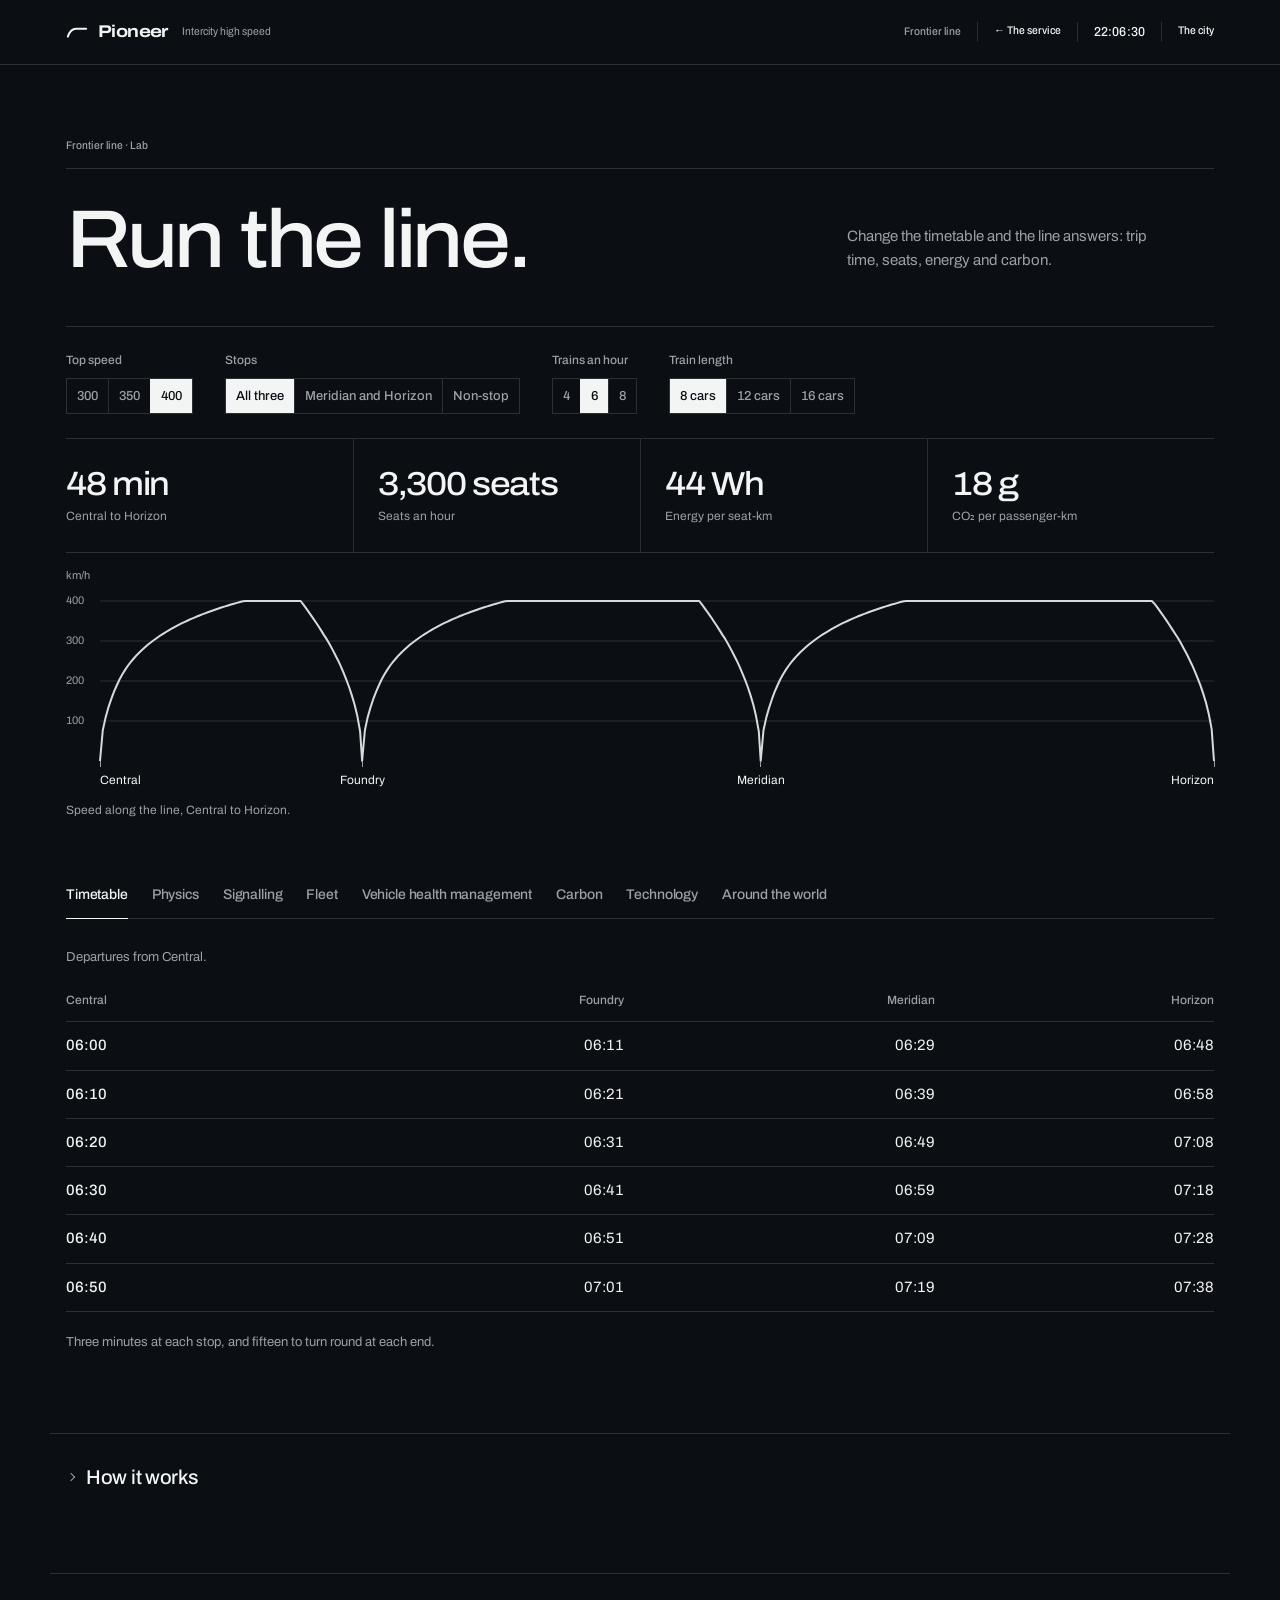
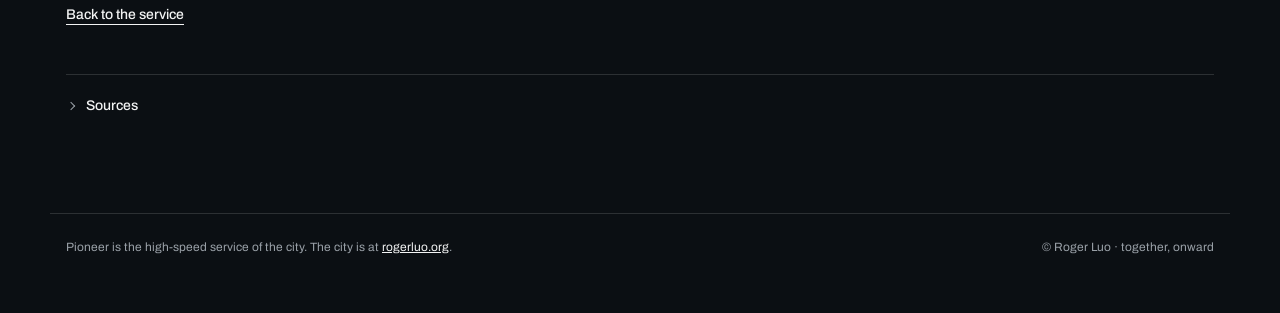
<file: lab/index.html>
<!doctype html>
<html lang="en">
  <head>
    <meta charset="UTF-8" />
    <meta name="viewport" content="width=device-width, initial-scale=1.0" />
    <title>High-speed rail lab: the Frontier line</title>
    <meta name="theme-color" content="#0B0F13" />
    <link rel="icon" type="image/svg+xml" href="/favicon.svg?v=2" />
    <link rel="alternate icon" type="image/png" href="/favicon.png?v=2" />
    <link rel="apple-touch-icon" href="/apple-touch-icon.png?v=2" />
    <link rel="canonical" href="https://pioneer.rogerluo.org/lab/" />
    <meta name="description" content="Change the timetable of the Frontier line and see what it does to journey time, capacity, energy and carbon, then compare it with high-speed lines around the world." />
    <meta property="og:type" content="website" />
    <meta property="og:url" content="https://pioneer.rogerluo.org/lab/" />
    <meta property="og:title" content="High-speed rail lab: the Frontier line" />
    <meta property="og:description" content="Change the timetable of the Frontier line and see what it does to journey time, capacity, energy and carbon, then compare it with high-speed lines around the world." />
    <meta property="og:locale" content="en_GB" />
    <meta property="og:image" content="https://pioneer.rogerluo.org/og.png" />
    <meta property="og:image:width" content="1200" />
    <meta property="og:image:height" content="630" />
    <meta name="twitter:card" content="summary_large_image" />
    <meta name="twitter:image" content="https://pioneer.rogerluo.org/og.png" />
    <meta name="twitter:title" content="High-speed rail lab: the Frontier line" />
    <meta name="twitter:description" content="Change the timetable of the Frontier line and see what it does to journey time, capacity, energy and carbon, then compare it with high-speed lines around the world." />
    <script type="module" crossorigin src="/assets/lab-AiZiiLOe.js"></script>
    <link rel="modulepreload" crossorigin href="/assets/style-L8n4z4N2.js">
    <link rel="stylesheet" crossorigin href="/assets/style-DtkXrFLc.css">
    <link rel="stylesheet" crossorigin href="/assets/lab-B5prlskH.css">
  </head>
  <body class="lab-page">
    <a class="skip" href="#main">Skip to content</a>

    <header class="masthead">
      <div class="wrap masthead-inner">
        <a class="brand" href="/" aria-label="Pioneer, home" data-service-link>
          <svg class="mark" viewBox="0 0 24 24" aria-hidden="true">
            <path
              d="M2 17 C 4 11.5 7 8.5 11 8.5 H22"
              fill="none"
              stroke="currentColor"
              stroke-width="2.2"
              stroke-linecap="round"
            />
          </svg>
          <span class="brand-name">Pioneer</span>
          <span class="brand-sub">Intercity high speed</span>
        </a>
        <div class="masthead-meta">
          <span class="meta">Frontier line</span>
          <a class="city-link service-link" href="/" data-service-link>← The service</a>
          <span class="clock" data-clock aria-label="Local time">--:--:--</span>
          <a class="city-link city-link--city" href="https://rogerluo.org/">The city</a>
        </div>
      </div>
    </header>

    <main id="main">
      <section class="lab-hero wrap" aria-labelledby="lab-title">
        <p class="lab-eyebrow">Frontier line · Lab</p>
        <div class="lab-hero-grid">
          <h1 id="lab-title">Run the line.</h1>
          <p class="lede">Change the timetable and the line answers: trip time, seats, energy and carbon.</p>
        </div>
      </section>

      <section class="lab-board wrap" aria-label="Run the line.">
        <div class="lab-controls">
            <div class="control">
              <span class="control-label">Top speed</span>
              <div class="segmented" role="group" aria-label="Top speed">
                <button type="button" class="seg" data-control="speed" data-value="300" aria-pressed="false">300</button>
                <button type="button" class="seg" data-control="speed" data-value="350" aria-pressed="false">350</button>
                <button type="button" class="seg" data-control="speed" data-value="400" aria-pressed="true">400</button>
              </div>
            </div>
            <div class="control">
              <span class="control-label">Stops</span>
              <div class="segmented" role="group" aria-label="Stops">
                <button type="button" class="seg" data-control="stops" data-value="all" aria-pressed="true">All three</button>
                <button type="button" class="seg" data-control="stops" data-value="two" aria-pressed="false">Meridian and Horizon</button>
                <button type="button" class="seg" data-control="stops" data-value="express" aria-pressed="false">Non-stop</button>
              </div>
            </div>
            <div class="control">
              <span class="control-label">Trains an hour</span>
              <div class="segmented" role="group" aria-label="Trains an hour">
                <button type="button" class="seg" data-control="frequency" data-value="4" aria-pressed="false">4</button>
                <button type="button" class="seg" data-control="frequency" data-value="6" aria-pressed="true">6</button>
                <button type="button" class="seg" data-control="frequency" data-value="8" aria-pressed="false">8</button>
              </div>
            </div>
            <div class="control">
              <span class="control-label">Train length</span>
              <div class="segmented" role="group" aria-label="Train length">
                <button type="button" class="seg" data-control="length" data-value="8" aria-pressed="true">8 cars</button>
                <button type="button" class="seg" data-control="length" data-value="12" aria-pressed="false">12 cars</button>
                <button type="button" class="seg" data-control="length" data-value="16" aria-pressed="false">16 cars</button>
              </div>
            </div>
        </div>

        <div class="lab-readouts" aria-live="polite">
            <div class="readout">
              <span class="readout-value" data-readout="time">—</span>
              <span class="readout-label">Central to Horizon</span>
            </div>
            <div class="readout">
              <span class="readout-value" data-readout="seats">—</span>
              <span class="readout-label">Seats an hour</span>
            </div>
            <div class="readout">
              <span class="readout-value" data-readout="energy">—</span>
              <span class="readout-label">Energy per seat-km</span>
            </div>
            <div class="readout">
              <span class="readout-value" data-readout="carbon">—</span>
              <span class="readout-label">CO₂ per passenger-km</span>
            </div>
        </div>

        <figure class="lab-profile">
          <div class="profile-frame" id="profile" role="img" aria-label="Speed along the Frontier line"></div>
          <figcaption class="line-caption">Speed along the line, Central to Horizon.</figcaption>
        </figure>
      </section>

      <section class="lab-work wrap" aria-label="Run the line.">
        <div class="tabs" role="tablist" aria-label="Run the line.">
          <button class="tab" type="button" id="lab-tab-timetable" role="tab" aria-selected="true" aria-controls="lab-panel-timetable">Timetable</button>
          <button class="tab" type="button" id="lab-tab-physics" role="tab" aria-selected="false" aria-controls="lab-panel-physics" tabindex="-1">Physics</button>
          <button class="tab" type="button" id="lab-tab-signalling" role="tab" aria-selected="false" aria-controls="lab-panel-signalling" tabindex="-1">Signalling</button>
          <button class="tab" type="button" id="lab-tab-fleet" role="tab" aria-selected="false" aria-controls="lab-panel-fleet" tabindex="-1">Fleet</button>
          <button class="tab" type="button" id="lab-tab-health" role="tab" aria-selected="false" aria-controls="lab-panel-health" tabindex="-1">Vehicle health management</button>
          <button class="tab" type="button" id="lab-tab-carbon" role="tab" aria-selected="false" aria-controls="lab-panel-carbon" tabindex="-1">Carbon</button>
          <button class="tab" type="button" id="lab-tab-technology" role="tab" aria-selected="false" aria-controls="lab-panel-technology" tabindex="-1">Technology</button>
          <button class="tab" type="button" id="lab-tab-world" role="tab" aria-selected="false" aria-controls="lab-panel-world" tabindex="-1">Around the world</button>
        </div>

        <div class="tab-panel" id="lab-panel-timetable" role="tabpanel" aria-labelledby="lab-tab-timetable" tabindex="0">
          <p class="lab-caption">Departures from Central.</p>
          <div class="timetable-wrap">
            <table class="timetable">
              <thead>
                <tr>
                  <th scope="col">Central</th>
                  <th scope="col">Foundry</th>
                  <th scope="col">Meridian</th>
                  <th scope="col">Horizon</th>
                </tr>
              </thead>
              <tbody id="timetable-body"></tbody>
            </table>
          </div>
          <p class="lab-note">Three minutes at each stop, and fifteen to turn round at each end.</p>
        </div>

        <div class="tab-panel" id="lab-panel-physics" role="tabpanel" aria-labelledby="lab-tab-physics" tabindex="0" hidden>
          <p class="lab-caption">The numbers behind the timetable.</p>
          <dl class="lab-facts lab-facts--figures">
              <div><dt>Power of the train</dt><dd data-fact="power">—</dd></div>
              <div><dt>To reach top speed</dt><dd data-fact="accelerate">—</dd></div>
              <div><dt>To stop from top speed</dt><dd data-fact="brake">—</dd></div>
              <div><dt>Tightest curve at top speed</dt><dd data-fact="curve">—</dd></div>
              <div><dt>Steepest climb it holds top speed on</dt><dd data-fact="climb">—</dd></div>
              <div><dt>Energy for one run, Central to Horizon</dt><dd data-fact="energy">—</dd></div>
              <div><dt>Given back by braking</dt><dd data-fact="regen">—</dd></div>
              <div><dt>Loaded train</dt><dd data-fact="mass">—</dd></div>
          </dl>
          <p class="lab-note">Power: an eight-car train reaches 350 km/h in 4 min 40 s, as the CR450 does<sup class="cite"><a href="#src-rn">5</a></sup>; a 200 m Velaro D has 8,000 kW<sup class="cite"><a href="#src-velaro">7</a></sup>. Curves: banked up to 180 mm, with up to 100 mm unbalanced above 300 km/h<sup class="cite"><a href="#src-pk">10</a></sup>.</p>
          <details class="lab-more">
            <summary><h3 class="lab-subhead">Did you know</h3></summary>
            <ul class="facts">
              <li>The CR450 is about 50 tonnes lighter and 20 cm lower than the Fuxing trains before it, and reaches 350 km/h about 100 seconds sooner<sup class="cite"><a href="#src-rn">5</a></sup>.</li>
              <li>The CR450 is built for 450 km/h and is to run at 400; its brakes stop it in about the distance a slower train needs<sup class="cite"><a href="#src-rg">6</a></sup>.</li>
              <li>Cologne–Frankfurt climbs grades of up to 4%, steep for a main line. It can, because only passenger trains use it<sup class="cite"><a href="#src-w-kf">36</a></sup>.</li>
            </ul>
          </details>
        </div>

        <div class="tab-panel" id="lab-panel-signalling" role="tabpanel" aria-labelledby="lab-tab-signalling" tabindex="0" hidden>
          <p class="lab-caption">At high speed the signal comes into the cab<sup class="cite"><a href="#src-tvm">11</a></sup>. How close can two trains run?</p>
          <dl class="lab-facts lab-facts--figures lab-facts--five">
              <div><dt>To stop from top speed</dt><dd data-sig="brake">—</dd></div>
              <div><dt>One block, if braking takes four</dt><dd data-sig="block">—</dd></div>
              <div><dt>Closest gap at top speed, fixed blocks</dt><dd data-sig="fixed">—</dd></div>
              <div><dt>Closest gap at top speed, moving block</dt><dd data-sig="moving">—</dd></div>
              <div><dt>Your timetable</dt><dd data-sig="timetable">—</dd></div>
          </dl>
          <div class="sig-diagram" id="sig-diagram" aria-hidden="true"></div>
          <p class="lab-note">Fixed blocks: the train behind must stop short of the occupied block, and braking runs over about four<sup class="cite"><a href="#src-tvm">11</a></sup>. Moving block: it follows the tail ahead, at braking distance plus a margin.</p>
          <details class="lab-more">
            <summary><h3 class="lab-subhead">Who uses what</h3></summary>
          <dl class="systems">
              <div><dt>ETCS Level 2</dt><dd>Movement authority by radio and the permitted speed in the cab; lineside signals are optional. Since 2023 the EU counts moving block as part of Level 2<sup class="cite"><a href="#src-ec">12</a></sup>.<span class="systems-where">Madrid–Barcelona<sup class="cite"><a href="#src-w-mb">37</a></sup>; coming to LGV Sud-Est<sup class="cite"><a href="#src-w-se">35</a></sup> and to Cologne–Frankfurt in 2028<sup class="cite"><a href="#src-w-kf">36</a></sup>. Pioneer runs on it, with automatic train operation.</span></dd></div>
              <div><dt>TVM</dt><dd>France’s cab signalling. The line is cut into blocks of about 1,500 m, and the cab shows the permitted speed<sup class="cite"><a href="#src-tvm">11</a></sup>.<span class="systems-where">LGV Sud-Est (TVM-300)<sup class="cite"><a href="#src-w-se">35</a></sup>; Gyeongbu in Korea (TVM 430)<sup class="cite"><a href="#src-w-gb">40</a></sup></span></dd></div>
              <div><dt>LZB</dt><dd>Germany’s continuous cab signalling.<span class="systems-where">Cologne–Frankfurt, until ETCS Level 2 in 2028<sup class="cite"><a href="#src-w-kf">36</a></sup></span></dd></div>
              <div><dt>CTCS-3</dt><dd>China’s train control: on Beijing–Shanghai it allows running at up to 380 km/h<sup class="cite"><a href="#src-w-bs">38</a></sup>.<span class="systems-where">Beijing–Shanghai<sup class="cite"><a href="#src-w-bs">38</a></sup>; Jakarta–Bandung<sup class="cite"><a href="#src-w-jb">43</a></sup></span></dd></div>
              <div><dt>Digital ATC</dt><dd>Japan’s cab signalling; on the Tōkaidō Shinkansen, ATC-NS<sup class="cite"><a href="#src-w-tk">34</a></sup>.<span class="systems-where">Tōkaidō Shinkansen<sup class="cite"><a href="#src-w-tk">34</a></sup></span></dd></div>
          </dl>
          </details>
          <details class="lab-more">
            <summary><h3 class="lab-subhead">Did you know</h3></summary>
            <ul class="facts">
              <li>TVM blocks are about 1,500 m on open line, and a tenth of that in the Channel Tunnel’s terminal areas<sup class="cite"><a href="#src-tvm">11</a></sup>.</li>
              <li>The Tōkaidō Shinkansen runs up to 12 Nozomi an hour each way<sup class="cite"><a href="#src-jrar">2</a></sup>.</li>
            </ul>
          </details>
        </div>

        <div class="tab-panel" id="lab-panel-fleet" role="tabpanel" aria-labelledby="lab-tab-fleet" tabindex="0" hidden>
          <p class="lab-caption">The trains it takes to run the timetable.</p>
          <dl class="lab-facts lab-facts--figures">
              <div><dt>Trains in service</dt><dd data-fleet="inService">—</dd></div>
              <div><dt>Spares</dt><dd data-fleet="spares">—</dd></div>
              <div><dt>Each train runs, a day</dt><dd data-fleet="km">—</dd></div>
              <div><dt>Round trip, with turn-rounds</dt><dd data-fleet="cycle">—</dd></div>
          </dl>
          <p class="lab-note">Spares cover the trains at the depot.</p>
          <details class="lab-more">
            <summary><h3 class="lab-subhead">Did you know</h3></summary>
            <ul class="facts">
              <li>The Shinkansen shuts down between midnight and 06:00 every day for maintenance<sup class="cite"><a href="#src-w-sk">33</a></sup>.</li>
              <li>China runs 1,644 Fuxing trainsets<sup class="cite"><a href="#src-rg">6</a></sup>.</li>
            </ul>
          </details>
        </div>

        <div class="tab-panel" id="lab-panel-health" role="tabpanel" aria-labelledby="lab-tab-health" tabindex="0" hidden>
          <p class="lab-caption">Catch a fault while it is still a trend, and send the train to the depot before it fails.</p>
          <p class="lab-note lab-note--lead">A fault can first be detected at P, some time before the part fails at F<sup class="cite"><a href="#src-pf">20</a></sup>. The usual rule: check at least every half of that interval<sup class="cite"><a href="#src-rw">21</a></sup>.</p>
          <h3 class="lab-subhead">Health board</h3>
          <div class="board-controls">
            <label class="day-control">
              <span class="control-label">Day <output id="fleet-day-out">1</output></span>
              <input type="range" id="fleet-day" min="1" max="30" value="1" />
            </label>
            <div class="control">
              <span class="control-label">Bearings checked every</span>
              <div class="segmented" role="group" aria-label="Bearings checked every">
                <button type="button" class="seg" data-control="checks" data-value="run" aria-pressed="true">Run</button>
                <button type="button" class="seg" data-control="checks" data-value="3" aria-pressed="false">3 days</button>
                <button type="button" class="seg" data-control="checks" data-value="7" aria-pressed="false">7 days</button>
                <button type="button" class="seg" data-control="checks" data-value="30" aria-pressed="false">30 days</button>
              </div>
            </div>
          </div>
          <dl class="lab-facts">
              <div><dt>First seen (P)</dt><dd data-pf="p">—</dd></div>
              <div><dt>Would fail (F)</dt><dd data-pf="f">—</dd></div>
              <div><dt>Check at least every</dt><dd data-pf="every">—</dd></div>
              <div><dt>This plan</dt><dd data-pf="plan">—</dd></div>
              <div><dt>Predicted from the trend</dt><dd data-pf="predict">—</dd></div>
          </dl>
          <figure class="trend">
            <figcaption class="trend-title">P04, a bearing on car 3, °C above its pair</figcaption>
            <div class="trend-frame" id="trend" role="img" aria-label="One bearing’s temperature over the month, against the watch, repair and detector levels"></div>
            <p class="trend-key"><span class="trend-key-measured">Measured</span><span class="trend-key-unmeasured">Not measured</span><span class="trend-key-predicted">Predicted</span></p>
          </figure>
          <div class="timetable-wrap">
            <table class="timetable health">
              <thead>
                <tr>
                  <th scope="col">Train</th>
                  <th scope="col">Bearings</th>
                  <th scope="col">Wheels</th>
                  <th scope="col">Pantograph</th>
                  <th scope="col">Status</th>
                </tr>
              </thead>
              <tbody id="health-body"></tbody>
            </table>
          </div>
          <h3 class="lab-subhead">Log</h3>
          <ol class="health-log" id="health-log" aria-live="polite"></ol>
          <p class="lab-note">Sensors on every run see the trend days early. Depot checks find it only if one falls between P and F. Every 30 days, a trackside detector finds it hot, with passengers aboard. Illustrative: the fleet and its faults are made up.</p>

          <h3 class="lab-subhead">Set the alarm</h3>
          <p class="lab-note lab-note--lead">Set it low and faults are caught early, but healthy bearings trip it too. Ask for readings in a row and the noise cancels, but the warning comes later.</p>
          <div class="board-controls">
            <div class="control">
              <span class="control-label">Alarm at</span>
              <div class="segmented" role="group" aria-label="Alarm at">
                <button type="button" class="seg" data-control="level" data-value="6" aria-pressed="false">6 °C</button>
                <button type="button" class="seg" data-control="level" data-value="10" aria-pressed="true">10 °C</button>
                <button type="button" class="seg" data-control="level" data-value="15" aria-pressed="false">15 °C</button>
                <button type="button" class="seg" data-control="level" data-value="20" aria-pressed="false">20 °C</button>
              </div>
            </div>
            <div class="control">
              <span class="control-label">Readings in a row</span>
              <div class="segmented" role="group" aria-label="Readings in a row">
                <button type="button" class="seg" data-control="inRow" data-value="1" aria-pressed="true">1</button>
                <button type="button" class="seg" data-control="inRow" data-value="2" aria-pressed="false">2</button>
                <button type="button" class="seg" data-control="inRow" data-value="3" aria-pressed="false">3</button>
              </div>
            </div>
          </div>
          <div class="alarm-readouts" aria-live="polite">
            <div class="readout">
              <span class="readout-value" data-alarm="warning">—</span>
              <span class="readout-label">Warning before it would fail</span>
            </div>
            <div class="readout">
              <span class="readout-value" data-alarm="false">—</span>
              <span class="readout-label">False alarms a year, whole fleet</span>
            </div>
          </div>
          <p class="lab-note" id="alarm-note"></p>

          <details class="lab-more">
            <summary><h3 class="lab-subhead">What is watched</h3></summary>
          <dl class="systems">
              <div><dt>Axle bearings</dt><dd><span class="systems-fault">Overheat, then seize.</span>Temperature and vibration sensors on the bogie as the train runs; heat and acoustic detectors beside the track. Microphones can hear damage inside a bearing, often well before it is hot enough to set off a temperature alarm<sup class="cite"><a href="#src-aar">19</a></sup>.</dd></div>
              <div><dt>Wheels</dt><dd><span class="systems-fault">Flat spots, out of round, a worn profile.</span>Detectors built into the track measure how hard each wheel hits the rail; lasers and cameras measure its shape and wear<sup class="cite"><a href="#src-aar">19</a></sup>. Worn wheels are turned back to shape at the depot.</dd></div>
              <div><dt>Bogie frame</dt><dd><span class="systems-fault">Fatigue cracks.</span>Ultrasonic testing at the bogie and general inspections; and, in Japan since 2017, air-spring pressures and bogie temperatures watched for change as the train runs<sup class="cite"><a href="#src-jtsb">22</a></sup>.</dd></div>
              <div><dt>Pantograph</dt><dd><span class="systems-fault">A worn carbon strip.</span>Cameras and sensors at the depot entrance inspect the outside of every car as it rolls in<sup class="cite"><a href="#src-jrar17">3</a></sup>; on the board, a strip is changed at 5 mm.</dd></div>
              <div><dt>Traction</dt><dd><span class="systems-fault">A converter fails.</span>Built so one failure is not a stop: a Velaro D has four independent converters and still reaches its destination on 75% of its power if one fails<sup class="cite"><a href="#src-velaro">7</a></sup>.</dd></div>
          </dl>
          </details>
          <details class="lab-more">
            <summary><h3 class="lab-subhead">Five answers</h3></summary>
          <p class="lab-note lab-note--lead">Reliability-centred maintenance gives each way a part can fail one of five answers<sup class="cite"><a href="#src-w-rcm">25</a></sup>:</p>
          <dl class="systems">
              <div><dt>Predictive</dt><dd>Watch the condition and act on the trend: the bearing sensors on the board.</dd></div>
              <div><dt>Preventive</dt><dd>Restore or replace on a schedule, by time or distance, where a part wears out at a predictable age.</dd></div>
              <div><dt>Detective</dt><dd>Test what only fails when it is needed, such as a standby system, before it is needed.</dd></div>
              <div><dt>Run to failure</dt><dd>Let it fail, where failure is cheap and safe: a reading light.</dd></div>
              <div><dt>One-time change</dt><dd>Change the design when no task can make it safe. After Eschede, every wheel of the failed design was replaced with a one-piece wheel within weeks<sup class="cite"><a href="#src-w-es">24</a></sup>.</dd></div>
          </dl>
          </details>
          <details class="lab-more">
            <summary><h3 class="lab-subhead">What is changing</h3></summary>
          <dl class="systems">
              <div><dt>Prediction, not only detection</dt><dd>Prognostics estimates how long a part has left, its remaining useful life, as a range that narrows as readings come in. Its methods learn from data, model the physics of the damage, or combine both<sup class="cite"><a href="#src-w-prog">26</a></sup>. On the board, with a reading on every run, the dashed line ahead of the bearing is that estimate.</dd></div>
              <div><dt>Sensors that power themselves</dt><dd>Wireless sensors on the bogie run on the train’s own vibration, with no batteries or wiring, so an older fleet can be watched on every run too. Hitachi Rail says parts replaced on condition last more than 25% longer, and that none of the 3,000-plus carriages fitted has had a critical component fail in service<sup class="cite"><a href="#src-hitachi">27</a></sup>.</dd></div>
              <div><dt>Thousands of sensors a train</dt><dd>China’s Fuxing trains carry more than 2,500 sensors, watching bearing temperatures, brakes and the cabin; when something is wrong, the train can slow down or stop by itself<sup class="cite"><a href="#src-cd17">28</a></sup>. The smart Fuxing built for the 2022 Winter Olympics has 2,700<sup class="cite"><a href="#src-cd22">29</a></sup>.</dd></div>
              <div><dt>Compared with its neighbours</dt><dd>A reading means more beside others taken at the same moment. Norfolk Southern’s detectors raise an alert for a bearing much warmer than the others on the same side of the train, or on the same car, even below the absolute limit<sup class="cite"><a href="#src-ntsb">23</a></sup>. The board compares each bearing with its pair on the axle.</dd></div>
              <div><dt>Every train an inspection train</dt><dd>Doctor Yellow, the Shinkansen’s yellow inspection train, measured the track and overhead wire at up to 270 km/h<sup class="cite"><a href="#src-w-dy">32</a></sup>. JR Central retired its set in January 2025; the work is moving to sensors and cameras on ordinary N700S trains<sup class="cite"><a href="#src-rsw">4</a></sup><sup class="cite"><a href="#src-jrar17">3</a></sup>.</dd></div>
              <div><dt>Robots under the train</dt><dd>At Nanjing South, robots with two camera arms scan a high-speed train’s underside, and AI flags what they find. By hand, a standard train needs at least two inspectors for two and a half hours; with the robots, an hour and a ten-minute review<sup class="cite"><a href="#src-xinhua">30</a></sup>. At Zhanjiang North depot, a robot arm tests hollow axles by ultrasound for cracks of a millimetre<sup class="cite"><a href="#src-cgtn">31</a></sup>.</dd></div>
          </dl>
          </details>
          <details class="lab-more">
            <summary><h3 class="lab-subhead">Did you know</h3></summary>
            <ul class="facts">
              <li>Reliability-centred maintenance began with airlines: a 1978 report by United Airlines engineers for the US Department of Defense. Its starting point was that the old idea of a fixed safe life for every part was wrong in nearly every example in a modern jet airliner<sup class="cite"><a href="#src-w-rcm">25</a></sup>.</li>
              <li>Vibration analysis can find a defect in a bearing’s inner race about 12 weeks before the bearing seizes; check it every 6 weeks or more often<sup class="cite"><a href="#src-pf">20</a></sup>.</li>
              <li>In December 2017 the crew of Nozomi 34 noticed an unusual smell and noise from under the floor soon after leaving Hakata. The train ran on for over three hours; at Nagoya, staff found a crack 146 mm deep in a bogie side beam 170 mm high, with about 1,000 passengers aboard<sup class="cite"><a href="#src-jtsb">22</a></sup>.</li>
              <li>On that train’s previous run, trackside detectors had recorded the bogie warmer than usual, but under the alarm level; and the air-spring pressures logged on the train show the crack was probably weakening the frame the day before<sup class="cite"><a href="#src-jtsb">22</a></sup>.</li>
              <li>Afterwards JR Central went from two trackside bogie-temperature detectors between Tokyo and Shin-Osaka to five, and began judging each bogie by how its temperature changes, not only by a limit. JR West told its staff: do not hesitate to stop the train when safety cannot be confirmed<sup class="cite"><a href="#src-jtsb">22</a></sup>.</li>
              <li>In February 2023, three trackside detectors read a freight car’s bearing at 38, then 103, then 253 °F above the air (about 21, 57 and 141 °C) in 75 minutes. Only the last crossed the 170 °F level at which a detector radios the crew; the train derailed minutes later at East Palestine, Ohio<sup class="cite"><a href="#src-ntsb">23</a></sup>.</li>
              <li>The NTSB found that a failing bearing is likely hotter inside than a trackside detector can measure from outside<sup class="cite"><a href="#src-ntsb">23</a></sup>.</li>
              <li>Before the Eschede derailment in 1998, which killed 101 people, the ICE’s wheel tyres were inspected by eye with torches; testing machines used earlier had been dropped for raising too many false alarms. In the two months before, staff filed eight complaints about noise and vibration from the bogie<sup class="cite"><a href="#src-w-es">24</a></sup>.</li>
              <li>In China, an eight-car high-speed train is inspected every three days in service, a check of more than 10,000 components<sup class="cite"><a href="#src-xinhua">30</a></sup>.</li>
            </ul>
          </details>
        </div>

        <div class="tab-panel" id="lab-panel-carbon" role="tabpanel" aria-labelledby="lab-tab-carbon" tabindex="0" hidden>
          <p class="lab-caption">Grams of CO₂ per passenger-kilometre, on the same trip.</p>
          <div class="carbon-chart">
            <div class="carbon-row is-pioneer">
              <span class="carbon-name">Pioneer</span>
              <span class="carbon-track"><span class="carbon-bar" data-carbon-bar="pioneer"></span></span>
              <span class="carbon-value"><span data-carbon-value="pioneer">—</span> g</span>
            </div>
            <div class="carbon-row">
              <span class="carbon-name">International rail</span>
              <span class="carbon-track"><span class="carbon-bar" data-carbon-bar="eurostar"></span></span>
              <span class="carbon-value"><span data-carbon-value="eurostar">—</span> g</span>
            </div>
            <div class="carbon-row">
              <span class="carbon-name">Car, one person</span>
              <span class="carbon-track"><span class="carbon-bar" data-carbon-bar="car"></span></span>
              <span class="carbon-value"><span data-carbon-value="car">—</span> g</span>
            </div>
            <div class="carbon-row">
              <span class="carbon-name">Domestic flight</span>
              <span class="carbon-track"><span class="carbon-bar" data-carbon-bar="plane"></span></span>
              <span class="carbon-value"><span data-carbon-value="plane">—</span> g</span>
            </div>
          </div>
          <p class="carbon-op">Operation only: <span data-carbon-op>—</span> g</p>
          <p class="lab-note">Car, flight and international rail from the UK government’s 2025 factors, the flight counting the extra warming at altitude<sup class="cite"><a href="#src-desnz">13</a></sup>. Pioneer at 75% full on a 250 g/kWh grid, plus 58 t of CO₂ per km a year to build and maintain the line, a UIC estimate<sup class="cite"><a href="#src-eu">15</a></sup>.</p>
          <p class="lab-trip"><span>A 204 km trip, one passenger</span> <span id="carbon-trip">—</span></p>
          <details class="lab-more">
            <summary><h3 class="lab-subhead">Did you know</h3></summary>
            <ul class="facts">
              <li>International rail is counted at 4.5 g per passenger-km, Britain’s national rail at 35 g<sup class="cite"><a href="#src-desnz">13</a></sup>: the grid behind the wire matters as much as the train.</li>
              <li>Between Tokyo and Osaka, the Shinkansen uses about an eighth of an aircraft’s energy per seat, and puts out about a twelfth of its CO₂<sup class="cite"><a href="#src-jrar">2</a></sup>.</li>
              <li>UIC finds that a new rail line pays back the CO₂ of its construction within one to three decades<sup class="cite"><a href="#src-uic">14</a></sup>.</li>
            </ul>
          </details>
        </div>

        <div class="tab-panel" id="lab-panel-technology" role="tabpanel" aria-labelledby="lab-tab-technology" tabindex="0" hidden>
          <p class="lab-caption">What makes the speed possible.</p>
          <div class="tech-readouts">
            <div class="tech-readout">
              <span class="tech-value" data-tech="air">—</span>
              <span class="tech-label">Air resistance, share of running energy</span>
            </div>
            <div class="tech-readout">
              <span class="tech-value" data-tech="power">—</span>
              <span class="tech-label">Power at the wheel to hold top speed</span>
            </div>
          </div>
          <div class="tech-groups">
            <section class="tech-group">
              <h3 class="tech-head">The train</h3>
              <dl class="tech-rows">
                <div><dt>Nose</dt><dd>A long single arch keeps the air attached and the tunnel pressure gentle.</dd></div>
                <div><dt>Body</dt><dd>Aluminium and composite: light on the axles, still stiff.</dd></div>
                <div><dt>Seal</dt><dd>Sealed and pressure-managed: a tunnel is a change of air, not a thump.</dd></div>
                <div><dt>Bogies</dt><dd>Welded frames, air springs and anti-roll bars: a steady, low ride.</dd></div>
                <div><dt>Traction</dt><dd>25 kV, silicon-carbide converters and permanent-magnet motors: more speed, less weight and heat.</dd></div>
                <div><dt>Braking</dt><dd>Motors return braking energy to the line; an eddy-current brake and carbon-ceramic discs, tested for the CR450, take the rest<sup class="cite"><a href="#src-rsw450">16</a></sup>.</dd></div>
                <div><dt>Suspension</dt><dd>Active dampers cancel what the track sends up.</dd></div>
                <div><dt>Tilt</dt><dd>Air springs lean the body slightly to hold speed through curves.</dd></div>
              </dl>
            </section>
            <section class="tech-group">
              <h3 class="tech-head">The line</h3>
              <dl class="tech-rows">
                <div><dt>Alignment</dt><dd>Curves gentle enough to stay comfortable at design speed.</dd></div>
                <div><dt>Slab track</dt><dd>Concrete slab: little upkeep, no ballast to fly.</dd></div>
                <div><dt>Viaducts</dt><dd>The line stays level; the ground below stays open.</dd></div>
                <div><dt>Tunnels</dt><dd>Shaped portals keep the pressure wave gentle.</dd></div>
                <div><dt>Catenary</dt><dd>Tensioned wire keeps the pantograph in contact in the wind.</dd></div>
                <div><dt>Switches</dt><dd>High-speed turnouts, with no jolt at the crossing.</dd></div>
                <div><dt>Fencing</dt><dd>Fenced, no level crossings: nothing else shares the track.</dd></div>
              </dl>
            </section>
            <section class="tech-group">
              <h3 class="tech-head">The systems</h3>
              <dl class="tech-rows">
                <div><dt>Signalling</dt><dd>ETCS Level 2: movement authority by radio, the permitted speed in the cab.</dd></div>
                <div><dt>Automatic driving</dt><dd>Holds the timetable to the second; brakes earlier and softer.</dd></div>
                <div><dt>Interlocking</dt><dd>Proves each route clear and locked before a train moves.</dd></div>
                <div><dt>Radio</dt><dd>A dedicated network for signalling and voice.</dd></div>
                <div><dt>Traffic management</dt><dd>Re-plans around a delay and gives the driver a new target.</dd></div>
                <div><dt>Monitoring</dt><dd>Sensors report wear before it becomes a failure.</dd></div>
                <div><dt>Power supply</dt><dd>Substations and auto-transformers hold the voltage as trains accelerate.</dd></div>
              </dl>
            </section>
          </div>
          <p class="lab-note">In service on the N700S in Japan<sup class="cite"><a href="#src-irj">8</a></sup>, the TGV M in France<sup class="cite"><a href="#src-alstom">9</a></sup> and the Velaro in Europe<sup class="cite"><a href="#src-velaro">7</a></sup>; China’s CR450, still in testing, brings several of them to 400 km/h<sup class="cite"><a href="#src-rg">6</a></sup>.</p>
        </div>

        <div class="tab-panel" id="lab-panel-world" role="tabpanel" aria-labelledby="lab-tab-world" tabindex="0" hidden>
          <p class="lab-caption">Pioneer against lines in service; its row follows the controls.</p>
          <div class="timetable-wrap">
            <table class="timetable world">
              <thead>
                <tr>
                  <th scope="col">Line</th>
                  <th scope="col">Opened</th>
                  <th scope="col">Length</th>
                  <th scope="col">Top speed</th>
                  <th scope="col">Fastest trip</th>
                  <th scope="col">Average</th>
                  <th scope="col">Trains</th>
                </tr>
              </thead>
              <tbody>
                <tr class="is-pioneer">
                  <th scope="row">Pioneer<span class="world-where">Central–Horizon</span></th>
                  <td>Building</td>
                  <td>204 km</td>
                  <td data-world="speed">—</td>
                  <td class="is-text" data-world="trip">—</td>
                  <td data-world="average">—</td>
                  <td class="is-text" data-world="trains">—</td>
                </tr>
                <tr>
                  <th scope="row">Tōkaidō Shinkansen<sup class="cite"><a href="#src-jrc">1</a></sup><sup class="cite"><a href="#src-w-tk">34</a></sup><span class="world-where">Japan</span></th>
                  <td>1964</td>
                  <td>515 km</td>
                  <td>285 km/h</td>
                  <td class="is-text">Tokyo–Shin-Osaka, 2 h 21 min</td>
                  <td>219 km/h</td>
                  <td class="is-text">N700S</td>
                </tr>
                <tr>
                  <th scope="row">LGV Sud-Est<sup class="cite"><a href="#src-w-se">35</a></sup><sup class="cite"><a href="#src-trbweb">18</a></sup><span class="world-where">France</span></th>
                  <td>1981</td>
                  <td>409 km</td>
                  <td>300 km/h</td>
                  <td class="is-text">Paris–Lyon, about 2 h</td>
                  <td>—</td>
                  <td class="is-text">TGV</td>
                </tr>
                <tr>
                  <th scope="row">Cologne–Frankfurt<sup class="cite"><a href="#src-w-kf">36</a></sup><span class="world-where">Germany</span></th>
                  <td>2002</td>
                  <td>180 km</td>
                  <td>300 km/h</td>
                  <td class="is-text">About 62 min</td>
                  <td>about 174 km/h</td>
                  <td class="is-text">ICE 3, ICE 4</td>
                </tr>
                <tr>
                  <th scope="row">Madrid–Barcelona<sup class="cite"><a href="#src-w-mb">37</a></sup><span class="world-where">Spain</span></th>
                  <td>2008</td>
                  <td>621 km</td>
                  <td>300 km/h</td>
                  <td class="is-text">2 h 30 min</td>
                  <td>248 km/h</td>
                  <td class="is-text">AVE S-103 and others</td>
                </tr>
                <tr>
                  <th scope="row">Beijing–Shanghai<sup class="cite"><a href="#src-w-bs">38</a></sup><span class="world-where">China</span></th>
                  <td>2011</td>
                  <td>1,318 km</td>
                  <td>350 km/h</td>
                  <td class="is-text">4 h 18 min, two stops</td>
                  <td>307 km/h</td>
                  <td class="is-text">CR400 Fuxing</td>
                </tr>
                <tr>
                  <th scope="row">Taiwan High Speed Rail<sup class="cite"><a href="#src-w-tw">39</a></sup><span class="world-where">Taiwan</span></th>
                  <td>2007</td>
                  <td>350 km</td>
                  <td>300 km/h</td>
                  <td class="is-text">Nangang–Zuoying, 1 h 45 min</td>
                  <td>200 km/h</td>
                  <td class="is-text">700T</td>
                </tr>
                <tr>
                  <th scope="row">Gyeongbu<sup class="cite"><a href="#src-w-gb">40</a></sup><span class="world-where">South Korea</span></th>
                  <td>2004</td>
                  <td>387 km</td>
                  <td>305 km/h</td>
                  <td class="is-text">Seoul–Busan, 2 h 18 min</td>
                  <td>—</td>
                  <td class="is-text">KTX, SRT</td>
                </tr>
                <tr>
                  <th scope="row">Al Boraq<sup class="cite"><a href="#src-w-kt">41</a></sup><span class="world-where">Morocco</span></th>
                  <td>2018</td>
                  <td>186 km</td>
                  <td>320 km/h</td>
                  <td class="is-text">Tangier–Casablanca, 2 h 10 min</td>
                  <td>162 km/h</td>
                  <td class="is-text">Euroduplex</td>
                </tr>
                <tr>
                  <th scope="row">Haramain<sup class="cite"><a href="#src-w-hr">42</a></sup><span class="world-where">Saudi Arabia</span></th>
                  <td>2018</td>
                  <td>453 km</td>
                  <td>300 km/h</td>
                  <td class="is-text">Mecca–Medina, about 2 h</td>
                  <td>about 225 km/h</td>
                  <td class="is-text">Talgo 350 SRO</td>
                </tr>
                <tr>
                  <th scope="row">Whoosh<sup class="cite"><a href="#src-w-jb">43</a></sup><span class="world-where">Indonesia</span></th>
                  <td>2023</td>
                  <td>143 km</td>
                  <td>350 km/h</td>
                  <td class="is-text">Jakarta–Bandung</td>
                  <td>—</td>
                  <td class="is-text">KCIC400AF</td>
                </tr>
              </tbody>
            </table>
          </div>
          <p class="lab-note">Under 3½ hours station to station, rail usually wins more than half of the air-and-rail market<sup class="cite"><a href="#src-trb">17</a></sup>: Frankfurt–Cologne, 70 min, 99%; Paris–Lyon, 120 min, 88%<sup class="cite"><a href="#src-trbweb">18</a></sup>.</p>
          <details class="lab-more">
            <summary><h3 class="lab-subhead">Did you know</h3></summary>
            <ul class="facts">
              <li>Trains on the Tōkaidō Shinkansen were late by an average of 1.6 minutes in 2023, counting typhoons and earthquakes<sup class="cite"><a href="#src-jrc">1</a></sup>.</li>
              <li>Since the Tōkaidō Shinkansen opened in 1964, no train accident on it has killed or injured a passenger on board<sup class="cite"><a href="#src-jrc">1</a></sup>.</li>
              <li>Al Boraq runs at 320 km/h for the 186 km to Kenitra, then on the 137 km classic line to Casablanca<sup class="cite"><a href="#src-w-kt">41</a></sup>.</li>
              <li>Whoosh, Jakarta–Bandung, is the first high-speed railway in Southeast Asia and in the Southern Hemisphere<sup class="cite"><a href="#src-w-jb">43</a></sup>.</li>
              <li>Beijing–Shanghai’s fastest train averages about 307 km/h over 1,318 km, with two stops<sup class="cite"><a href="#src-w-bs">38</a></sup>.</li>
            </ul>
          </details>
        </div>
      </section>

      <section class="lab-how wrap" aria-labelledby="how-title">
        <details class="lab-more lab-more--how">
        <summary><h2 id="how-title">How it works</h2></summary>
        <p class="lab-note">Plain physics, not a simulation of a real train: each run pulls away as hard as grip and power allow, holds top speed, and brakes to the platform.</p>
        <div class="how-grid">
          <div>
            <h3 class="lab-subhead">From the sources</h3>
            <ul>
              <li>Power: set so an eight-car train reaches 350 km/h in 4 min 40 s, as the CR450 does<sup class="cite"><a href="#src-rn">5</a></sup>. Longer trains carry the same share of powered cars.</li>
              <li>Curves: banked by up to 180 mm, with up to 100 mm left unbalanced above 300 km/h<sup class="cite"><a href="#src-pk">10</a></sup>.</li>
              <li>Fixed blocks: braking runs over four blocks<sup class="cite"><a href="#src-tvm">11</a></sup>.</li>
              <li>CO₂e per passenger-km: car 167 g, flight 229 g, international rail 4.5 g<sup class="cite"><a href="#src-desnz">13</a></sup>. Construction and maintenance: 58 t of CO₂ per km a year<sup class="cite"><a href="#src-eu">15</a></sup>.</li>
              <li>Checks: more often than the time from P to F, usually every half of it<sup class="cite"><a href="#src-rw">21</a></sup>.</li>
            </ul>
          </div>
          <div>
            <h3 class="lab-subhead">Assumed</h3>
            <ul>
              <li>Starting acceleration 0.45 m/s²; service braking 0.55 m/s².</li>
              <li>Air resistance from a drag area of 2.3 m² plus 0.65 m² a car; rolling resistance 0.15% of the weight.</li>
              <li>Eight cars: 550 seats and 470 t; twelve: 830 and 690 t; sixteen: 1,100 and 920 t. Three seats in four taken, 80 kg a passenger.</li>
              <li>85% of the energy from the wire reaches the wheels; 60% of the braking energy goes back; 0.4 MW for lights, air and doors.</li>
              <li>Three minutes at each stop, fifteen to turn round; spares 15% of the trains in service; trains from 06:00 to midnight.</li>
              <li>A grid at 250 g of CO₂ per kWh; an average trip of 110 km.</li>
              <li>Moving block keeps 200 m behind the train ahead.</li>
              <li>The health board: one bearing, on car 3 of train P04, starts to fail on day 8, its reading growing with the square of the days since. It can be seen at 6 °C above its pair (P), and a trackside detector trips at 30 °C (F). With sensors on every run it is watched from 6 °C and repaired at 10 °C; a depot check that finds it at 6 °C or more repairs it that night.</li>
              <li>The prediction: a curve (a quadratic) fitted to the last seven readings while the bearing is failing, extended to 30 °C; its range is where the curve, with twice its standard error, crosses 30 °C.</li>
              <li>The alarm: a healthy bearing reads 2 °C above its pair, give or take 2 °C, with each day’s reading independent of the last; 64 bearings a train, one reading each a day.</li>
            </ul>
          </div>
        </div>
        </details>
      </section>

      <section class="lab-closing wrap">
        <a class="lab-back" href="/" data-service-link>Back to the service</a>

        <div class="sources">
          <details id="lab-sources">
            <summary><h3>Sources</h3></summary>
            <ol>
              <li id="src-jrc"><a href="https://global.jr-central.co.jp/en/company/about_shinkansen" rel="noopener">JR Central, About the Tōkaidō Shinkansen</a></li>
              <li id="src-jrar"><a href="https://global.jr-central.co.jp/en/company/ir/annualreport/_pdf/annualreport2025-13.pdf" rel="noopener">JR Central, Annual Report 2025: the Tōkaidō Shinkansen</a></li>
              <li id="src-jrar17"><a href="https://global.jr-central.co.jp/en/company/ir/annualreport/_pdf/annualreport2025-17.pdf" rel="noopener">JR Central, Annual Report 2025: research and development</a></li>
              <li id="src-rsw"><a href="https://rollingstockworld.com/passenger-cars/jr-central-and-jr-west-to-retire-high-speed-inspection-trains-after-2027/" rel="noopener">Rolling Stock World, JR Central and JR West to retire their inspection trains</a></li>
              <li id="src-rn"><a href="https://railway-news.com/china-cr450-electric-train-sets-new-speed-records/" rel="noopener">Railway-News, China’s CR450 sets new speed records</a></li>
              <li id="src-rg"><a href="https://www.railwaygazette.com/passenger/2025/06/19/china-high-speed-family-gets-ready-to-move-faster/" rel="noopener">Railway Gazette, China’s high-speed family gets ready to move faster</a></li>
              <li id="src-velaro"><a href="https://assets.new.siemens.com/siemens/assets/api/uuid:c993a507-4e7c-406f-b644-9a9641b8a639/factsheet-high-speed-trainset-velaro-e.pdf" rel="noopener">Siemens, Velaro D high-speed trainset (factsheet)</a></li>
              <li id="src-irj"><a href="https://www.railjournal.com/in_depth/new-traction-system-n700s/" rel="noopener">International Railway Journal, New traction system at the heart of N700S</a></li>
              <li id="src-alstom"><a href="https://www.alstom.com/press-releases-news/2026/11/alstom-reinforces-its-global-high-speed-rail-leadership-new-generation-tgv-enters-commercial-service" rel="noopener">Alstom, TGV M enters commercial service</a></li>
              <li id="src-pk"><a href="https://problemykolejnictwa.pl/images/PDF/204_4E.pdf" rel="noopener">Problemy Kolejnictwa 204, track geometry for high-speed lines under the EU rules (cant and cant deficiency)</a></li>
              <li id="src-tvm"><a href="https://en.wikipedia.org/wiki/Transmission_voie-machine" rel="noopener">Wikipedia, Transmission voie-machine</a></li>
              <li id="src-ec"><a href="https://transport.ec.europa.eu/transport-modes/rail/ertms/what-ertms-and-how-does-it-work/etcs-levels-and-modes_en" rel="noopener">European Commission, ETCS levels and modes</a></li>
              <li id="src-desnz"><a href="https://www.gov.uk/government/publications/greenhouse-gas-reporting-conversion-factors-2025" rel="noopener">UK Department for Energy Security and Net Zero, Greenhouse gas reporting: conversion factors 2025</a></li>
              <li id="src-uic"><a href="https://uic.org/activities/carbon-footprint-and-sustainability" rel="noopener">UIC, Carbon footprint and sustainability</a></li>
              <li id="src-eu"><a href="https://rail-research.europa.eu/wp-content/uploads/2023/01/HSR_Technical_Report_2_Final_220123.pdf" rel="noopener">EY for Europe’s Rail Joint Undertaking, Smart and affordable rail services in the EU: high speed in 2030 and 2050, technical report 2 (2023)</a></li>
              <li id="src-rsw450"><a href="https://rollingstockworld.com/passenger-cars/china-develops-cr450-emu-with-the-highest-operating-speed-in-the-world/" rel="noopener">Rolling Stock World, China develops CR450 EMU with the highest operating speed in the world (2023)</a></li>
              <li id="src-trb"><a href="https://trid.trb.org/View/1130569" rel="noopener">Transportation Research Board, Quantifying the scale of air/rail complementarity and air/rail competition in Europe and the United States</a></li>
              <li id="src-trbweb"><a href="https://onlinepubs.trb.org/Onlinepubs/webinars/160609.pdf" rel="noopener">Transportation Research Board, webinar on air and rail (rail’s share of the air-and-rail market)</a></li>
              <li id="src-aar"><a href="https://www.aar.org/wayside-detectors/" rel="noopener">Association of American Railroads, What are wayside detectors?</a></li>
              <li id="src-pf"><a href="https://reliamag.com/topics/articles/what-is-a-p-f-curve" rel="noopener">Reliable Media, What is a P-F curve?</a></li>
              <li id="src-rw"><a href="https://reliabilityweb.com/articles/entry/rcm-on-condition-task-interval-determination" rel="noopener">Reliabilityweb, RCM: on-condition task interval determination</a></li>
              <li id="src-jtsb"><a href="https://jtsb.mlit.go.jp/eng-rail_report/English/RI2019-1-1e.pdf" rel="noopener">Japan Transport Safety Board, Railway serious incident investigation report RI2019-1: the bogie crack on Nozomi 34</a></li>
              <li id="src-ntsb"><a href="https://www.ntsb.gov/investigations/AccidentReports/Reports/RIR2405%20CORRECTED.pdf" rel="noopener">NTSB, Railroad investigation report RIR-24-05: Norfolk Southern derailment, East Palestine, Ohio</a></li>
              <li id="src-w-es"><a href="https://en.wikipedia.org/wiki/Eschede_train_disaster" rel="noopener">Wikipedia, Eschede train disaster</a></li>
              <li id="src-w-rcm"><a href="https://en.wikipedia.org/wiki/Reliability-centered_maintenance" rel="noopener">Wikipedia, Reliability-centered maintenance</a></li>
              <li id="src-w-prog"><a href="https://en.wikipedia.org/wiki/Prognostics" rel="noopener">Wikipedia, Prognostics</a></li>
              <li id="src-hitachi"><a href="https://news.hitachirail.com/hitachi-rail-boosts-maintenance-offer-as-it-completes-acquisition-of-digital-tech-firm-perpetuum-3086892" rel="noopener">Hitachi Rail, Hitachi Rail boosts maintenance offer as it completes acquisition of Perpetuum (2021)</a></li>
              <li id="src-cd17"><a href="https://global.chinadaily.com.cn/a/201706/27/WS59bbf452a310ded8ac18f693.html" rel="noopener">China Daily, on the launch of the Fuxing trains (June 2017)</a></li>
              <li id="src-cd22"><a href="https://www.chinadaily.com.cn/a/202201/07/WS61d799a9a310cdd39bc7facd.html" rel="noopener">China Daily, Bullet train service for Olympics makes debut trip (2022)</a></li>
              <li id="src-xinhua"><a href="https://ydyl.gansu.gov.cn/enggsydyl/news/topnews/202502/t20250207_25086.html" rel="noopener">Xinhua, High-tech inspections bolster high-speed rail safety amid Spring Festival rush (2025)</a></li>
              <li id="src-cgtn"><a href="https://news.cgtn.com/news/2026-02-13/How-robots-diagnose-high-speed-trains-during-Spring-Festival-rush-1KIVyl4SDjq/p.html" rel="noopener">CGTN, How robots diagnose high-speed trains during the Spring Festival rush (2026)</a></li>
              <li id="src-w-dy"><a href="https://en.wikipedia.org/wiki/Doctor_Yellow" rel="noopener">Wikipedia, Doctor Yellow</a></li>
              <li id="src-w-sk"><a href="https://en.wikipedia.org/wiki/Shinkansen" rel="noopener">Wikipedia, Shinkansen</a></li>
              <li id="src-w-tk"><a href="https://en.wikipedia.org/wiki/T%C5%8Dkaid%C5%8D_Shinkansen" rel="noopener">Wikipedia, Tōkaidō Shinkansen</a></li>
              <li id="src-w-se"><a href="https://en.wikipedia.org/wiki/LGV_Sud-Est" rel="noopener">Wikipedia, LGV Sud-Est</a></li>
              <li id="src-w-kf"><a href="https://en.wikipedia.org/wiki/Cologne%E2%80%93Frankfurt_high-speed_rail_line" rel="noopener">Wikipedia, Cologne–Frankfurt high-speed rail line</a></li>
              <li id="src-w-mb"><a href="https://en.wikipedia.org/wiki/Madrid%E2%80%93Barcelona_high-speed_rail_line" rel="noopener">Wikipedia, Madrid–Barcelona high-speed rail line</a></li>
              <li id="src-w-bs"><a href="https://en.wikipedia.org/wiki/Beijing%E2%80%93Shanghai_high-speed_railway" rel="noopener">Wikipedia, Beijing–Shanghai high-speed railway</a></li>
              <li id="src-w-tw"><a href="https://en.wikipedia.org/wiki/Taiwan_High_Speed_Rail" rel="noopener">Wikipedia, Taiwan High Speed Rail</a></li>
              <li id="src-w-gb"><a href="https://en.wikipedia.org/wiki/Gyeongbu_high-speed_railway" rel="noopener">Wikipedia, Gyeongbu high-speed railway</a></li>
              <li id="src-w-kt"><a href="https://en.wikipedia.org/wiki/Kenitra%E2%80%93Tangier_high-speed_rail_line" rel="noopener">Wikipedia, Kenitra–Tangier high-speed rail line</a></li>
              <li id="src-w-hr"><a href="https://en.wikipedia.org/wiki/Haramain_High-Speed_Railway" rel="noopener">Wikipedia, Haramain High-Speed Railway</a></li>
              <li id="src-w-jb"><a href="https://en.wikipedia.org/wiki/Jakarta%E2%80%93Bandung_high-speed_railway" rel="noopener">Wikipedia, Jakarta–Bandung high-speed railway</a></li>
            </ol>
          </details>
        </div>
      </section>
    </main>

    <footer class="footer wrap">
      <p>
        Pioneer is the high-speed service of the city. The city is at <a href="https://rogerluo.org/">rogerluo.org</a>.
      </p>
      <p>© Roger Luo · together, onward</p>
    </footer>

    <script type="application/json" id="lab-strings">{"title":"High-speed rail lab: the Frontier line","description":"Change the timetable of the Frontier line and see what it does to journey time, capacity, energy and carbon, then compare it with high-speed lines around the world.","eyebrow":"Frontier line · Lab","heading":"Run the line.","lede":"Change the timetable and the line answers: trip time, seats, energy and carbon.","nav":"Lab","serviceNav":"← The service","controls":{"speed":"Top speed","stops":"Stops","frequency":"Trains an hour","length":"Train length","eachWay":"each way"},"stopOptions":{"all":"All three","two":"Meridian and Horizon","express":"Non-stop"},"readouts":{"time":"Central to Horizon","seats":"Seats an hour","energy":"Energy per seat-km","carbon":"CO₂ per passenger-km"},"units":{"minutes":"min","seats":"seats","wh":"Wh","grams":"g","cars":"cars","megawatts":"MW","km":"km","kmh":"km/h","seconds":"s"},"line":{"caption":"Speed along the line, Central to Horizon.","aria":"Speed along the Frontier line","survey":"New Horizon"},"tabs":{"timetable":"Timetable","physics":"Physics","signalling":"Signalling","fleet":"Fleet","health":"Vehicle health management","carbon":"Carbon","technology":"Technology","world":"Around the world"},"factsTitle":"Did you know","timetable":{"caption":"Departures from Central.","heads":["Central","Foundry","Meridian","Horizon"],"skipped":"—","note":"Three minutes at each stop, and fifteen to turn round at each end."},"physics":{"caption":"The numbers behind the timetable.","rows":{"power":"Power of the train","accelerate":"To reach top speed","brake":"To stop from top speed","curve":"Tightest curve at top speed","climb":"Steepest climb it holds top speed on","energy":"Energy for one run, Central to Horizon","regen":"Given back by braking","mass":"Loaded train"},"note":"Power: an eight-car train reaches 350 km/h in 4 min 40 s, as the CR450 does{rn}; a 200 m Velaro D has 8,000 kW{velaro}. Curves: banked up to 180 mm, with up to 100 mm unbalanced above 300 km/h{pk}.","facts":["The CR450 is about 50 tonnes lighter and 20 cm lower than the Fuxing trains before it, and reaches 350 km/h about 100 seconds sooner{rn}.","The CR450 is built for 450 km/h and is to run at 400; its brakes stop it in about the distance a slower train needs{rg}.","Cologne–Frankfurt climbs grades of up to 4%, steep for a main line. It can, because only passenger trains use it{w-kf}."]},"signalling":{"caption":"At high speed the signal comes into the cab{tvm}. How close can two trains run?","rows":{"brake":"To stop from top speed","block":"One block, if braking takes four","fixed":"Closest gap at top speed, fixed blocks","moving":"Closest gap at top speed, moving block","timetable":"Your timetable"},"every":"a train every {min} min","diagram":{"fixed":"Fixed blocks","moving":"Moving block","ahead":"Train ahead","behind":"Following train","braking":"braking distance","margin":"margin"},"note":"Fixed blocks: the train behind must stop short of the occupied block, and braking runs over about four{tvm}. Moving block: it follows the tail ahead, at braking distance plus a margin.","systemsTitle":"Who uses what","systems":[["ETCS Level 2","Movement authority by radio and the permitted speed in the cab; lineside signals are optional. Since 2023 the EU counts moving block as part of Level 2{ec}.","Madrid–Barcelona{w-mb}; coming to LGV Sud-Est{w-se} and to Cologne–Frankfurt in 2028{w-kf}. Pioneer runs on it, with automatic train operation."],["TVM","France’s cab signalling. The line is cut into blocks of about 1,500 m, and the cab shows the permitted speed{tvm}.","LGV Sud-Est (TVM-300){w-se}; Gyeongbu in Korea (TVM 430){w-gb}"],["LZB","Germany’s continuous cab signalling.","Cologne–Frankfurt, until ETCS Level 2 in 2028{w-kf}"],["CTCS-3","China’s train control: on Beijing–Shanghai it allows running at up to 380 km/h{w-bs}.","Beijing–Shanghai{w-bs}; Jakarta–Bandung{w-jb}"],["Digital ATC","Japan’s cab signalling; on the Tōkaidō Shinkansen, ATC-NS{w-tk}.","Tōkaidō Shinkansen{w-tk}"]],"facts":["TVM blocks are about 1,500 m on open line, and a tenth of that in the Channel Tunnel’s terminal areas{tvm}.","The Tōkaidō Shinkansen runs up to 12 Nozomi an hour each way{jrar}."]},"fleet":{"caption":"The trains it takes to run the timetable.","rows":{"inService":"Trains in service","spares":"Spares","km":"Each train runs, a day","cycle":"Round trip, with turn-rounds"},"note":"Spares cover the trains at the depot.","facts":["The Shinkansen shuts down between midnight and 06:00 every day for maintenance{w-sk}.","China runs 1,644 Fuxing trainsets{rg}."]},"health":{"caption":"Catch a fault while it is still a trend, and send the train to the depot before it fails.","pf":"A fault can first be detected at P, some time before the part fails at F{pf}. The usual rule: check at least every half of that interval{rw}.","boardTitle":"Health board","day":"Day","checks":"Bearings checked every","plans":[{"value":"run","label":"Run"},{"value":"3","label":"3 days"},{"value":"7","label":"7 days"},{"value":"30","label":"30 days"}],"rows":{"p":"First seen (P)","f":"Would fail (F)","every":"Check at least every","plan":"This plan","predict":"Predicted from the trend"},"values":{"p":"Day {day}, at {v} °C above its pair","f":"Day {day}, when a trackside detector would stop it","every":"{half} days: half of the {pf} from P to F","seen":"Seen on day {day}, {days} days before it would fail","worst":". Had the checks fallen on other days, as little as {days}","worstMissed":". Had the checks fallen on other days, it could have been missed","missed":"Missed: a trackside detector stops the train on the line on day {day}","predict":"On day {made}: it would fail on day {day}, between day {lo} and {hi}","predictLater":"On day {made}: it would fail after day 30","predictWait":"Nothing to predict yet: it reads like the others","predictSparse":"Needs a reading on every run"},"chart":{"aria":"One bearing’s temperature over the month, against the watch, repair and detector levels","title":"P04, a bearing on car 3, °C above its pair","watch":"Watch","repair":"Repair","detector":"Detector","measured":"Measured","unmeasured":"Not measured","predicted":"Predicted","today":"Today"},"heads":["Train","Bearings","Wheels","Pantograph","Status"],"status":{"ok":"In service","watch":"Watch","swap":"Repair tonight","depot":"At depot","spare":"Spare","failed":"Stopped on the line"},"cells":{"bearing":"+{v} °C","wheel":"{v} mm","strip":"{v} mm"},"cellsAria":{"bearing":"warmer than its pair","wheel":"of wheel wear","strip":"of carbon strip left"},"notMeasured":"not measured today","log":"Log","quiet":"Nothing to report yet.","events":{"watch":"Day {day} · {train}: a bearing on car 3 is running {delta} °C warmer than its pair. Watch it.","swap":"Day {day} · {train}: the trend holds. To the depot tonight; {spare} takes its runs.","found":"Day {day} · {train}: tonight’s depot check finds a bearing on car 3 running {delta} °C warmer than its pair. Changed tonight; {spare} takes its runs.","repaired":"Day {day} · {train}: bearing changed. Back as a spare.","wheel":"Day {day} · {train}: wheels near their wear limit. Re-profiled at the depot tonight.","strip":"Day {day} · {train}: pantograph strip worn. Changed at the depot tonight.","detector":"Day {day} · {train}: a trackside hot-axle detector near Meridian trips. The train stops on the line; its passengers move to the next train."},"how":"Sensors on every run see the trend days early. Depot checks find it only if one falls between P and F. Every 30 days, a trackside detector finds it hot, with passengers aboard.","boardNote":"Illustrative: the fleet and its faults are made up.","alarmTitle":"Set the alarm","alarm":"Set it low and faults are caught early, but healthy bearings trip it too. Ask for readings in a row and the noise cancels, but the warning comes later.","level":"Alarm at","levels":[6,10,15,20],"inRow":"Readings in a row","rowsInRow":[1,2,3],"warning":"Warning before it would fail","falseAlarms":"False alarms a year, whole fleet","days":"{n} days","noWarning":"None","fewer":"Fewer than 1","perDay":"{n}, about {d} a day","alarmNote":"The same failing bearing as on the board, and {bearings} healthy bearings, each read once a day.","watchTitle":"What is watched","watched":[["Axle bearings","Overheat, then seize.","Temperature and vibration sensors on the bogie as the train runs; heat and acoustic detectors beside the track. Microphones can hear damage inside a bearing, often well before it is hot enough to set off a temperature alarm{aar}."],["Wheels","Flat spots, out of round, a worn profile.","Detectors built into the track measure how hard each wheel hits the rail; lasers and cameras measure its shape and wear{aar}. Worn wheels are turned back to shape at the depot."],["Bogie frame","Fatigue cracks.","Ultrasonic testing at the bogie and general inspections; and, in Japan since 2017, air-spring pressures and bogie temperatures watched for change as the train runs{jtsb}."],["Pantograph","A worn carbon strip.","Cameras and sensors at the depot entrance inspect the outside of every car as it rolls in{jrar17}; on the board, a strip is changed at 5 mm."],["Traction","A converter fails.","Built so one failure is not a stop: a Velaro D has four independent converters and still reaches its destination on 75% of its power if one fails{velaro}."]],"answersTitle":"Five answers","answersIntro":"Reliability-centred maintenance gives each way a part can fail one of five answers{w-rcm}:","answers":[["Predictive","Watch the condition and act on the trend: the bearing sensors on the board."],["Preventive","Restore or replace on a schedule, by time or distance, where a part wears out at a predictable age."],["Detective","Test what only fails when it is needed, such as a standby system, before it is needed."],["Run to failure","Let it fail, where failure is cheap and safe: a reading light."],["One-time change","Change the design when no task can make it safe. After Eschede, every wheel of the failed design was replaced with a one-piece wheel within weeks{w-es}."]],"changingTitle":"What is changing","changing":[["Prediction, not only detection","Prognostics estimates how long a part has left, its remaining useful life, as a range that narrows as readings come in. Its methods learn from data, model the physics of the damage, or combine both{w-prog}. On the board, with a reading on every run, the dashed line ahead of the bearing is that estimate."],["Sensors that power themselves","Wireless sensors on the bogie run on the train’s own vibration, with no batteries or wiring, so an older fleet can be watched on every run too. Hitachi Rail says parts replaced on condition last more than 25% longer, and that none of the 3,000-plus carriages fitted has had a critical component fail in service{hitachi}."],["Thousands of sensors a train","China’s Fuxing trains carry more than 2,500 sensors, watching bearing temperatures, brakes and the cabin; when something is wrong, the train can slow down or stop by itself{cd17}. The smart Fuxing built for the 2022 Winter Olympics has 2,700{cd22}."],["Compared with its neighbours","A reading means more beside others taken at the same moment. Norfolk Southern’s detectors raise an alert for a bearing much warmer than the others on the same side of the train, or on the same car, even below the absolute limit{ntsb}. The board compares each bearing with its pair on the axle."],["Every train an inspection train","Doctor Yellow, the Shinkansen’s yellow inspection train, measured the track and overhead wire at up to 270 km/h{w-dy}. JR Central retired its set in January 2025; the work is moving to sensors and cameras on ordinary N700S trains{rsw}{jrar17}."],["Robots under the train","At Nanjing South, robots with two camera arms scan a high-speed train’s underside, and AI flags what they find. By hand, a standard train needs at least two inspectors for two and a half hours; with the robots, an hour and a ten-minute review{xinhua}. At Zhanjiang North depot, a robot arm tests hollow axles by ultrasound for cracks of a millimetre{cgtn}."]],"facts":["Reliability-centred maintenance began with airlines: a 1978 report by United Airlines engineers for the US Department of Defense. Its starting point was that the old idea of a fixed safe life for every part was wrong in nearly every example in a modern jet airliner{w-rcm}.","Vibration analysis can find a defect in a bearing’s inner race about 12 weeks before the bearing seizes; check it every 6 weeks or more often{pf}.","In December 2017 the crew of Nozomi 34 noticed an unusual smell and noise from under the floor soon after leaving Hakata. The train ran on for over three hours; at Nagoya, staff found a crack 146 mm deep in a bogie side beam 170 mm high, with about 1,000 passengers aboard{jtsb}.","On that train’s previous run, trackside detectors had recorded the bogie warmer than usual, but under the alarm level; and the air-spring pressures logged on the train show the crack was probably weakening the frame the day before{jtsb}.","Afterwards JR Central went from two trackside bogie-temperature detectors between Tokyo and Shin-Osaka to five, and began judging each bogie by how its temperature changes, not only by a limit. JR West told its staff: do not hesitate to stop the train when safety cannot be confirmed{jtsb}.","In February 2023, three trackside detectors read a freight car’s bearing at 38, then 103, then 253 °F above the air (about 21, 57 and 141 °C) in 75 minutes. Only the last crossed the 170 °F level at which a detector radios the crew; the train derailed minutes later at East Palestine, Ohio{ntsb}.","The NTSB found that a failing bearing is likely hotter inside than a trackside detector can measure from outside{ntsb}.","Before the Eschede derailment in 1998, which killed 101 people, the ICE’s wheel tyres were inspected by eye with torches; testing machines used earlier had been dropped for raising too many false alarms. In the two months before, staff filed eight complaints about noise and vibration from the bogie{w-es}.","In China, an eight-car high-speed train is inspected every three days in service, a check of more than 10,000 components{xinhua}."]},"carbon":{"caption":"Grams of CO₂ per passenger-kilometre, on the same trip.","pioneer":"Pioneer","eurostar":"International rail","car":"Car, one person","plane":"Domestic flight","operation":"Operation only","construction":"Including the line's construction","note":"Car, flight and international rail from the UK government’s 2025 factors, the flight counting the extra warming at altitude{desnz}. Pioneer at 75% full on a 250 g/kWh grid, plus 58 t of CO₂ per km a year to build and maintain the line, a UIC estimate{eu}.","trip":"A 204 km trip, one passenger","perTrip":"kg","facts":["International rail is counted at 4.5 g per passenger-km, Britain’s national rail at 35 g{desnz}: the grid behind the wire matters as much as the train.","Between Tokyo and Osaka, the Shinkansen uses about an eighth of an aircraft’s energy per seat, and puts out about a twelfth of its CO₂{jrar}.","UIC finds that a new rail line pays back the CO₂ of its construction within one to three decades{uic}."]},"technology":{"caption":"What makes the speed possible.","atSpeed":"At this speed","air":"Air resistance, share of running energy","power":"Power at the wheel to hold top speed","groups":[{"label":"The train","rows":[["Nose","A long single arch keeps the air attached and the tunnel pressure gentle."],["Body","Aluminium and composite: light on the axles, still stiff."],["Seal","Sealed and pressure-managed: a tunnel is a change of air, not a thump."],["Bogies","Welded frames, air springs and anti-roll bars: a steady, low ride."],["Traction","25 kV, silicon-carbide converters and permanent-magnet motors: more speed, less weight and heat."],["Braking","Motors return braking energy to the line; an eddy-current brake and carbon-ceramic discs, tested for the CR450, take the rest{rsw450}."],["Suspension","Active dampers cancel what the track sends up."],["Tilt","Air springs lean the body slightly to hold speed through curves."]]},{"label":"The line","rows":[["Alignment","Curves gentle enough to stay comfortable at design speed."],["Slab track","Concrete slab: little upkeep, no ballast to fly."],["Viaducts","The line stays level; the ground below stays open."],["Tunnels","Shaped portals keep the pressure wave gentle."],["Catenary","Tensioned wire keeps the pantograph in contact in the wind."],["Switches","High-speed turnouts, with no jolt at the crossing."],["Fencing","Fenced, no level crossings: nothing else shares the track."]]},{"label":"The systems","rows":[["Signalling","ETCS Level 2: movement authority by radio, the permitted speed in the cab."],["Automatic driving","Holds the timetable to the second; brakes earlier and softer."],["Interlocking","Proves each route clear and locked before a train moves."],["Radio","A dedicated network for signalling and voice."],["Traffic management","Re-plans around a delay and gives the driver a new target."],["Monitoring","Sensors report wear before it becomes a failure."],["Power supply","Substations and auto-transformers hold the voltage as trains accelerate."]]}],"note":"In service on the N700S in Japan{irj}, the TGV M in France{alstom} and the Velaro in Europe{velaro}; China’s CR450, still in testing, brings several of them to 400 km/h{rg}."},"world":{"caption":"Pioneer against lines in service; its row follows the controls.","heads":["Line","Opened","Length","Top speed","Fastest trip","Average","Trains"],"pioneer":{"name":"Pioneer","where":"Central–Horizon","opened":"Building","trip":"Central–Horizon, {time}","trains":"{cars} cars"},"about":"about","rows":[{"name":"Tōkaidō Shinkansen","where":"Japan","opened":1964,"km":515,"speed":285,"trip":"Tokyo–Shin-Osaka, 2 h 21 min","minutes":141,"tripKm":515.4,"trains":"N700S","cite":["jrc","w-tk"]},{"name":"LGV Sud-Est","where":"France","opened":1981,"km":409,"speed":300,"trip":"Paris–Lyon, about 2 h","minutes":120,"trains":"TGV","cite":["w-se","trbweb"]},{"name":"Cologne–Frankfurt","where":"Germany","opened":2002,"km":180,"speed":300,"trip":"About 62 min","minutes":62,"tripKm":180,"approx":true,"trains":"ICE 3, ICE 4","cite":["w-kf"]},{"name":"Madrid–Barcelona","where":"Spain","opened":2008,"km":621,"speed":300,"trip":"2 h 30 min","minutes":150,"tripKm":621,"trains":"AVE S-103 and others","cite":["w-mb"]},{"name":"Beijing–Shanghai","where":"China","opened":2011,"km":1318,"speed":350,"trip":"4 h 18 min, two stops","minutes":258,"tripKm":1318,"trains":"CR400 Fuxing","cite":["w-bs"]},{"name":"Taiwan High Speed Rail","where":"Taiwan","opened":2007,"km":350,"speed":300,"trip":"Nangang–Zuoying, 1 h 45 min","minutes":105,"tripKm":350,"trains":"700T","cite":["w-tw"]},{"name":"Gyeongbu","where":"South Korea","opened":2004,"km":387,"speed":305,"trip":"Seoul–Busan, 2 h 18 min","minutes":138,"trains":"KTX, SRT","cite":["w-gb"]},{"name":"Al Boraq","where":"Morocco","opened":2018,"km":186,"speed":320,"trip":"Tangier–Casablanca, 2 h 10 min","minutes":130,"tripKm":350,"trains":"Euroduplex","cite":["w-kt"]},{"name":"Haramain","where":"Saudi Arabia","opened":2018,"km":453,"speed":300,"trip":"Mecca–Medina, about 2 h","minutes":120,"tripKm":449,"approx":true,"trains":"Talgo 350 SRO","cite":["w-hr"]},{"name":"Whoosh","where":"Indonesia","opened":2023,"km":143,"speed":350,"trip":"Jakarta–Bandung","trains":"KCIC400AF","cite":["w-jb"]}],"rule":"Under 3½ hours station to station, rail usually wins more than half of the air-and-rail market{trb}: Frankfurt–Cologne, 70 min, 99%; Paris–Lyon, 120 min, 88%{trbweb}.","facts":["Trains on the Tōkaidō Shinkansen were late by an average of 1.6 minutes in 2023, counting typhoons and earthquakes{jrc}.","Since the Tōkaidō Shinkansen opened in 1964, no train accident on it has killed or injured a passenger on board{jrc}.","Al Boraq runs at 320 km/h for the 186 km to Kenitra, then on the 137 km classic line to Casablanca{w-kt}.","Whoosh, Jakarta–Bandung, is the first high-speed railway in Southeast Asia and in the Southern Hemisphere{w-jb}.","Beijing–Shanghai’s fastest train averages about 307 km/h over 1,318 km, with two stops{w-bs}."]},"how":{"title":"How it works","intro":"Plain physics, not a simulation of a real train: each run pulls away as hard as grip and power allow, holds top speed, and brakes to the platform.","sourced":"From the sources","sourcedItems":["Power: set so an eight-car train reaches 350 km/h in 4 min 40 s, as the CR450 does{rn}. Longer trains carry the same share of powered cars.","Curves: banked by up to 180 mm, with up to 100 mm left unbalanced above 300 km/h{pk}.","Fixed blocks: braking runs over four blocks{tvm}.","CO₂e per passenger-km: car 167 g, flight 229 g, international rail 4.5 g{desnz}. Construction and maintenance: 58 t of CO₂ per km a year{eu}.","Checks: more often than the time from P to F, usually every half of it{rw}."],"assumed":"Assumed","assumedItems":["Starting acceleration 0.45 m/s²; service braking 0.55 m/s².","Air resistance from a drag area of 2.3 m² plus 0.65 m² a car; rolling resistance 0.15% of the weight.","Eight cars: 550 seats and 470 t; twelve: 830 and 690 t; sixteen: 1,100 and 920 t. Three seats in four taken, 80 kg a passenger.","85% of the energy from the wire reaches the wheels; 60% of the braking energy goes back; 0.4 MW for lights, air and doors.","Three minutes at each stop, fifteen to turn round; spares 15% of the trains in service; trains from 06:00 to midnight.","A grid at 250 g of CO₂ per kWh; an average trip of 110 km.","Moving block keeps 200 m behind the train ahead.","The health board: one bearing, on car 3 of train P04, starts to fail on day 8, its reading growing with the square of the days since. It can be seen at 6 °C above its pair (P), and a trackside detector trips at 30 °C (F). With sensors on every run it is watched from 6 °C and repaired at 10 °C; a depot check that finds it at 6 °C or more repairs it that night.","The prediction: a curve (a quadratic) fitted to the last seven readings while the bearing is failing, extended to 30 °C; its range is where the curve, with twice its standard error, crosses 30 °C.","The alarm: a healthy bearing reads 2 °C above its pair, give or take 2 °C, with each day’s reading independent of the last; 64 bearings a train, one reading each a day."]},"sourcesTitle":"Sources","sources":[{"id":"jrc","label":"JR Central, About the Tōkaidō Shinkansen","href":"https://global.jr-central.co.jp/en/company/about_shinkansen"},{"id":"jrar","label":"JR Central, Annual Report 2025: the Tōkaidō Shinkansen","href":"https://global.jr-central.co.jp/en/company/ir/annualreport/_pdf/annualreport2025-13.pdf"},{"id":"jrar17","label":"JR Central, Annual Report 2025: research and development","href":"https://global.jr-central.co.jp/en/company/ir/annualreport/_pdf/annualreport2025-17.pdf"},{"id":"rsw","label":"Rolling Stock World, JR Central and JR West to retire their inspection trains","href":"https://rollingstockworld.com/passenger-cars/jr-central-and-jr-west-to-retire-high-speed-inspection-trains-after-2027/"},{"id":"rn","label":"Railway-News, China’s CR450 sets new speed records","href":"https://railway-news.com/china-cr450-electric-train-sets-new-speed-records/"},{"id":"rg","label":"Railway Gazette, China’s high-speed family gets ready to move faster","href":"https://www.railwaygazette.com/passenger/2025/06/19/china-high-speed-family-gets-ready-to-move-faster/"},{"id":"velaro","label":"Siemens, Velaro D high-speed trainset (factsheet)","href":"https://assets.new.siemens.com/siemens/assets/api/uuid:c993a507-4e7c-406f-b644-9a9641b8a639/factsheet-high-speed-trainset-velaro-e.pdf"},{"id":"irj","label":"International Railway Journal, New traction system at the heart of N700S","href":"https://www.railjournal.com/in_depth/new-traction-system-n700s/"},{"id":"alstom","label":"Alstom, TGV M enters commercial service","href":"https://www.alstom.com/press-releases-news/2026/11/alstom-reinforces-its-global-high-speed-rail-leadership-new-generation-tgv-enters-commercial-service"},{"id":"pk","label":"Problemy Kolejnictwa 204, track geometry for high-speed lines under the EU rules (cant and cant deficiency)","href":"https://problemykolejnictwa.pl/images/PDF/204_4E.pdf"},{"id":"tvm","label":"Wikipedia, Transmission voie-machine","href":"https://en.wikipedia.org/wiki/Transmission_voie-machine"},{"id":"ec","label":"European Commission, ETCS levels and modes","href":"https://transport.ec.europa.eu/transport-modes/rail/ertms/what-ertms-and-how-does-it-work/etcs-levels-and-modes_en"},{"id":"desnz","label":"UK Department for Energy Security and Net Zero, Greenhouse gas reporting: conversion factors 2025","href":"https://www.gov.uk/government/publications/greenhouse-gas-reporting-conversion-factors-2025"},{"id":"uic","label":"UIC, Carbon footprint and sustainability","href":"https://uic.org/activities/carbon-footprint-and-sustainability"},{"id":"eu","label":"EY for Europe’s Rail Joint Undertaking, Smart and affordable rail services in the EU: high speed in 2030 and 2050, technical report 2 (2023)","href":"https://rail-research.europa.eu/wp-content/uploads/2023/01/HSR_Technical_Report_2_Final_220123.pdf"},{"id":"rsw450","label":"Rolling Stock World, China develops CR450 EMU with the highest operating speed in the world (2023)","href":"https://rollingstockworld.com/passenger-cars/china-develops-cr450-emu-with-the-highest-operating-speed-in-the-world/"},{"id":"trb","label":"Transportation Research Board, Quantifying the scale of air/rail complementarity and air/rail competition in Europe and the United States","href":"https://trid.trb.org/View/1130569"},{"id":"trbweb","label":"Transportation Research Board, webinar on air and rail (rail’s share of the air-and-rail market)","href":"https://onlinepubs.trb.org/Onlinepubs/webinars/160609.pdf"},{"id":"aar","label":"Association of American Railroads, What are wayside detectors?","href":"https://www.aar.org/wayside-detectors/"},{"id":"pf","label":"Reliable Media, What is a P-F curve?","href":"https://reliamag.com/topics/articles/what-is-a-p-f-curve"},{"id":"rw","label":"Reliabilityweb, RCM: on-condition task interval determination","href":"https://reliabilityweb.com/articles/entry/rcm-on-condition-task-interval-determination"},{"id":"jtsb","label":"Japan Transport Safety Board, Railway serious incident investigation report RI2019-1: the bogie crack on Nozomi 34","href":"https://jtsb.mlit.go.jp/eng-rail_report/English/RI2019-1-1e.pdf"},{"id":"ntsb","label":"NTSB, Railroad investigation report RIR-24-05: Norfolk Southern derailment, East Palestine, Ohio","href":"https://www.ntsb.gov/investigations/AccidentReports/Reports/RIR2405%20CORRECTED.pdf"},{"id":"w-es","label":"Wikipedia, Eschede train disaster","href":"https://en.wikipedia.org/wiki/Eschede_train_disaster"},{"id":"w-rcm","label":"Wikipedia, Reliability-centered maintenance","href":"https://en.wikipedia.org/wiki/Reliability-centered_maintenance"},{"id":"w-prog","label":"Wikipedia, Prognostics","href":"https://en.wikipedia.org/wiki/Prognostics"},{"id":"hitachi","label":"Hitachi Rail, Hitachi Rail boosts maintenance offer as it completes acquisition of Perpetuum (2021)","href":"https://news.hitachirail.com/hitachi-rail-boosts-maintenance-offer-as-it-completes-acquisition-of-digital-tech-firm-perpetuum-3086892"},{"id":"cd17","label":"China Daily, on the launch of the Fuxing trains (June 2017)","href":"https://global.chinadaily.com.cn/a/201706/27/WS59bbf452a310ded8ac18f693.html"},{"id":"cd22","label":"China Daily, Bullet train service for Olympics makes debut trip (2022)","href":"https://www.chinadaily.com.cn/a/202201/07/WS61d799a9a310cdd39bc7facd.html"},{"id":"xinhua","label":"Xinhua, High-tech inspections bolster high-speed rail safety amid Spring Festival rush (2025)","href":"https://ydyl.gansu.gov.cn/enggsydyl/news/topnews/202502/t20250207_25086.html"},{"id":"cgtn","label":"CGTN, How robots diagnose high-speed trains during the Spring Festival rush (2026)","href":"https://news.cgtn.com/news/2026-02-13/How-robots-diagnose-high-speed-trains-during-Spring-Festival-rush-1KIVyl4SDjq/p.html"},{"id":"w-dy","label":"Wikipedia, Doctor Yellow","href":"https://en.wikipedia.org/wiki/Doctor_Yellow"},{"id":"w-sk","label":"Wikipedia, Shinkansen","href":"https://en.wikipedia.org/wiki/Shinkansen"},{"id":"w-tk","label":"Wikipedia, Tōkaidō Shinkansen","href":"https://en.wikipedia.org/wiki/T%C5%8Dkaid%C5%8D_Shinkansen"},{"id":"w-se","label":"Wikipedia, LGV Sud-Est","href":"https://en.wikipedia.org/wiki/LGV_Sud-Est"},{"id":"w-kf","label":"Wikipedia, Cologne–Frankfurt high-speed rail line","href":"https://en.wikipedia.org/wiki/Cologne%E2%80%93Frankfurt_high-speed_rail_line"},{"id":"w-mb","label":"Wikipedia, Madrid–Barcelona high-speed rail line","href":"https://en.wikipedia.org/wiki/Madrid%E2%80%93Barcelona_high-speed_rail_line"},{"id":"w-bs","label":"Wikipedia, Beijing–Shanghai high-speed railway","href":"https://en.wikipedia.org/wiki/Beijing%E2%80%93Shanghai_high-speed_railway"},{"id":"w-tw","label":"Wikipedia, Taiwan High Speed Rail","href":"https://en.wikipedia.org/wiki/Taiwan_High_Speed_Rail"},{"id":"w-gb","label":"Wikipedia, Gyeongbu high-speed railway","href":"https://en.wikipedia.org/wiki/Gyeongbu_high-speed_railway"},{"id":"w-kt","label":"Wikipedia, Kenitra–Tangier high-speed rail line","href":"https://en.wikipedia.org/wiki/Kenitra%E2%80%93Tangier_high-speed_rail_line"},{"id":"w-hr","label":"Wikipedia, Haramain High-Speed Railway","href":"https://en.wikipedia.org/wiki/Haramain_High-Speed_Railway"},{"id":"w-jb","label":"Wikipedia, Jakarta–Bandung high-speed railway","href":"https://en.wikipedia.org/wiki/Jakarta%E2%80%93Bandung_high-speed_railway"}],"back":"Back to the service"}</script>
  </body>
</html>
</file>
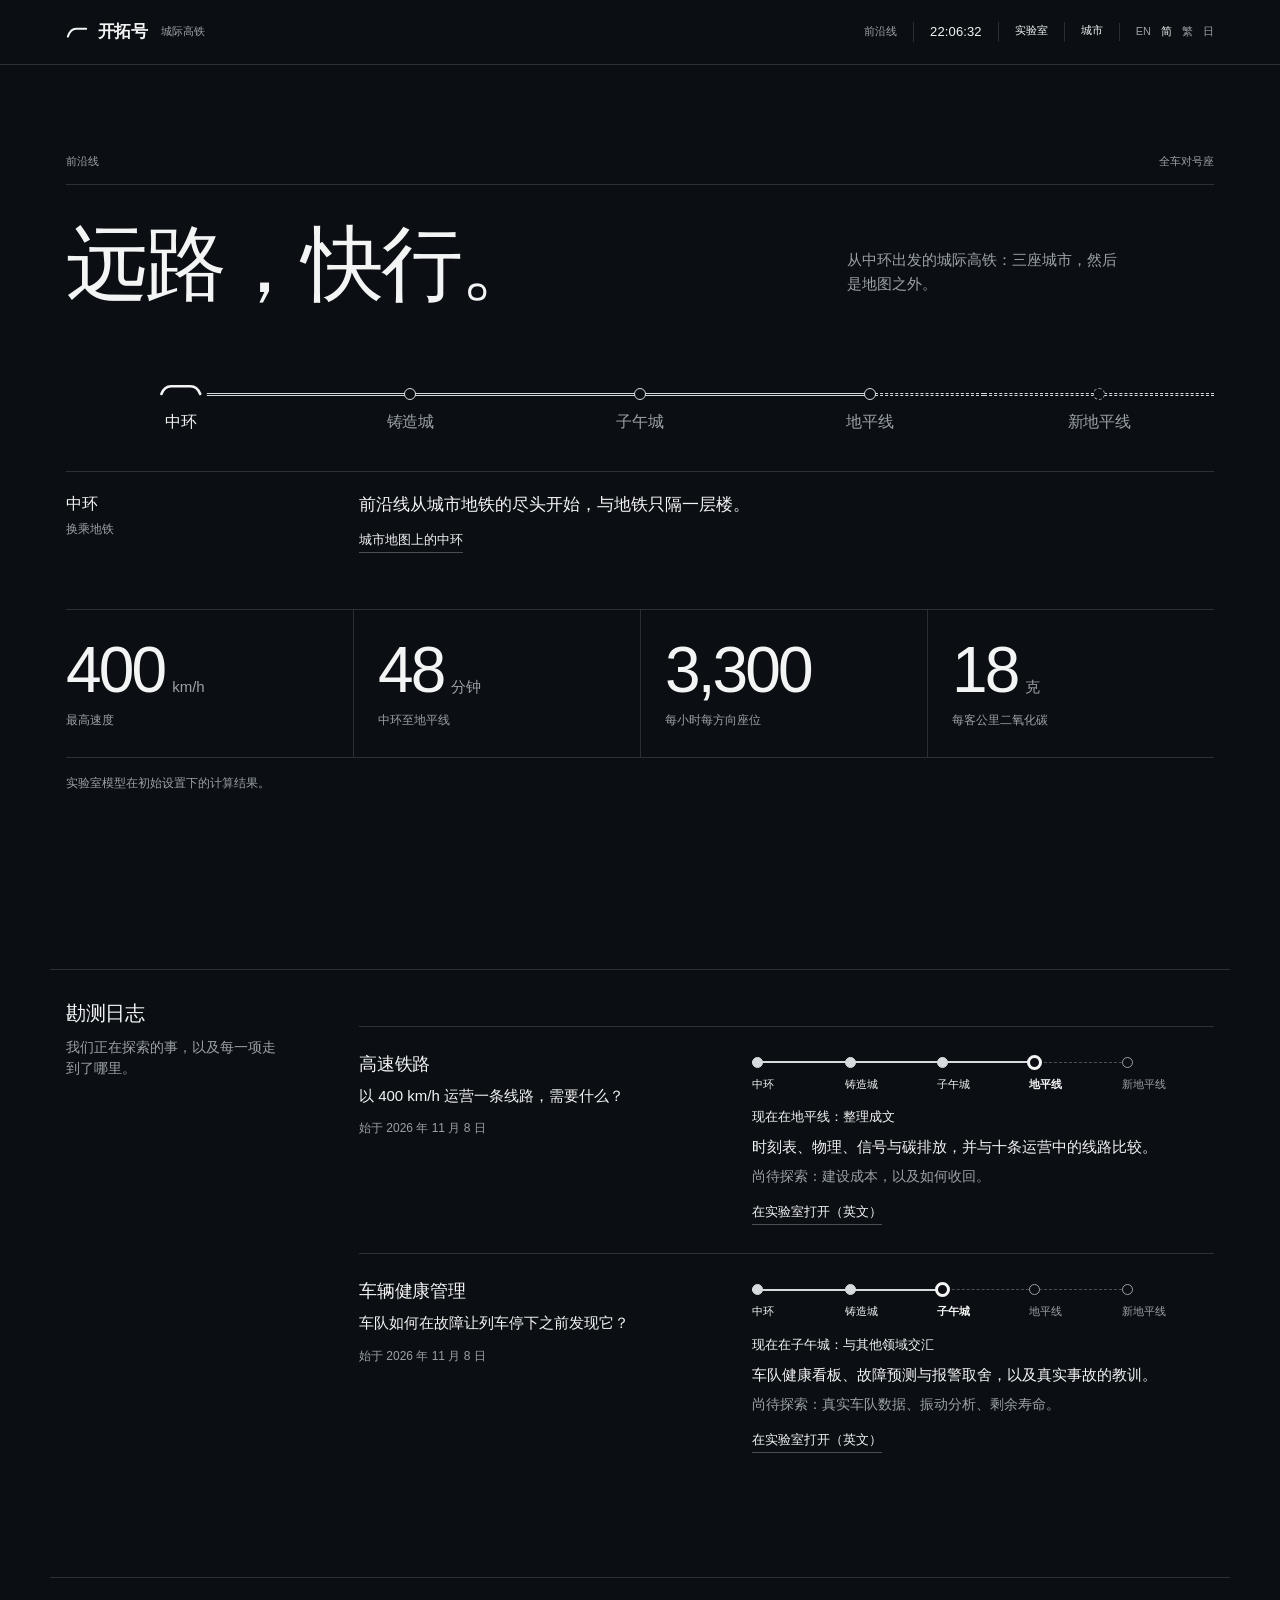
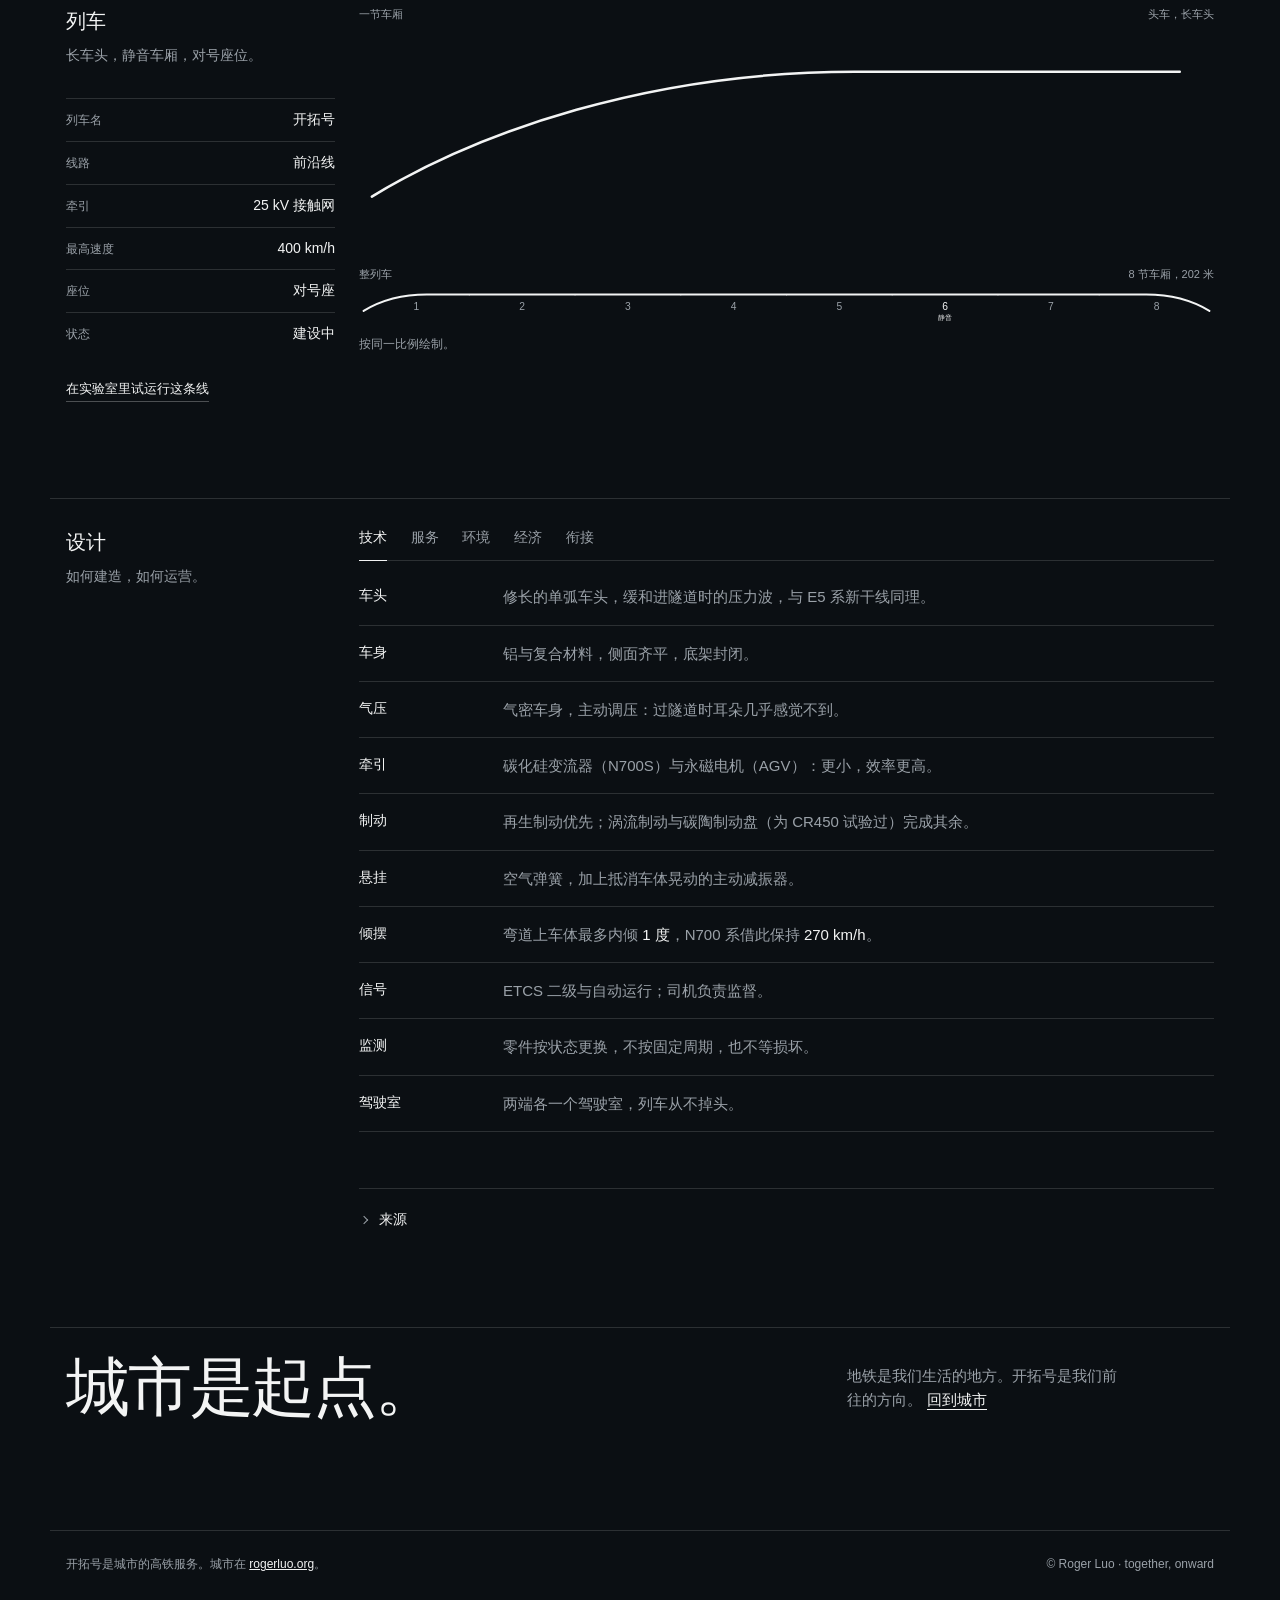
<file: zh-hans/index.html>
<!doctype html>
<html lang="zh-Hans">
  <head>
    <meta charset="UTF-8" />
    <meta name="viewport" content="width=device-width, initial-scale=1.0" />
    <title>开拓号：通往前沿的城际高铁</title>
    <meta name="theme-color" content="#0B0F13" />
    <link rel="icon" type="image/svg+xml" href="/favicon.svg?v=2" />
    <link rel="alternate icon" type="image/png" href="/favicon.png?v=2" />
    <link rel="apple-touch-icon" href="/apple-touch-icon.png?v=2" />
    <link rel="canonical" href="https://pioneer.rogerluo.org/zh-hans/" />
    <link rel="alternate" hreflang="en" href="https://pioneer.rogerluo.org/" />
    <link rel="alternate" hreflang="zh-Hans" href="https://pioneer.rogerluo.org/zh-hans/" />
    <link rel="alternate" hreflang="zh-Hant" href="https://pioneer.rogerluo.org/zh-hant/" />
    <link rel="alternate" hreflang="ja" href="https://pioneer.rogerluo.org/ja/" />
    <link rel="alternate" hreflang="x-default" href="https://pioneer.rogerluo.org/" />
    <meta name="description" content="开拓号是城市的城际高铁：从中环出发，沿前沿线停靠三座城市，再向地图之外勘测前路。" />
    <meta property="og:type" content="website" />
    <meta property="og:url" content="https://pioneer.rogerluo.org/zh-hans/" />
    <meta property="og:title" content="开拓号：通往前沿的城际高铁" />
    <meta property="og:description" content="从中环出发，沿前沿线停靠三座城市，再向地图之外勘测前路。" />
    <meta property="og:locale" content="zh_CN" />
    <meta property="og:image" content="https://pioneer.rogerluo.org/og.png" />
    <meta property="og:image:width" content="1200" />
    <meta property="og:image:height" content="630" />
    <meta property="og:image:alt" content="开拓号：远路，快行。" />
    <meta name="twitter:card" content="summary_large_image" />
    <meta name="twitter:image" content="https://pioneer.rogerluo.org/og.png" />
    <meta name="twitter:title" content="开拓号：通往前沿的城际高铁" />
    <meta name="twitter:description" content="从中环出发，沿前沿线停靠三座城市，再向地图之外勘测前路。" />
    <script type="module" crossorigin src="/assets/style-L8n4z4N2.js"></script>
    <script type="module" crossorigin src="/assets/main-Dw4WZ8HX.js"></script>
    <link rel="stylesheet" crossorigin href="/assets/style-DtkXrFLc.css">
  </head>
  <body>
    <a class="skip" href="#main">跳到正文</a>

    <header class="masthead">
      <div class="wrap masthead-inner">
        <a class="brand" href="/" aria-label="开拓号，首页">
          <svg class="mark" viewBox="0 0 24 24" aria-hidden="true">
            <path
              d="M2 17 C 4 11.5 7 8.5 11 8.5 H22"
              fill="none"
              stroke="currentColor"
              stroke-width="2.2"
              stroke-linecap="round"
            />
          </svg>
          <span class="brand-name">开拓号</span>
          <span class="brand-sub">城际高铁</span>
        </a>
        <div class="masthead-meta">
          <span class="meta">前沿线</span>
          <span class="clock" data-clock aria-label="当地时间">--:--:--</span>
          <a class="city-link lab-link" href="/lab/">实验室</a>
          <a class="city-link city-link--city" href="https://rogerluo.org/">城市</a>
          <nav class="langs" aria-label="语言">
            <a href="/" hreflang="en">EN</a>
            <a href="/zh-hans/" hreflang="zh-Hans" aria-current="page">简</a>
            <a href="/zh-hant/" hreflang="zh-Hant">繁</a>
            <a href="/ja/" hreflang="ja">日</a>
          </nav>
        </div>
      </div>
    </header>

    <main id="main">
      <section class="hero wrap" aria-labelledby="hero-title">
        <div class="service-line">
          <span>前沿线</span>
          <span>全车对号座</span>
        </div>

        <div class="hero-grid">
          <h1 id="hero-title">远路，快行。</h1>
          <p class="lede">从中环出发的城际高铁：三座城市，然后是地图之外。</p>
        </div>

        <div class="route" role="group" aria-label="前沿线车站">
          <div class="route-track">
            <span class="route-train" id="route-train" aria-hidden="true">
              <svg class="train-glyph" viewBox="0 0 34 12">
                <path d="M2 6 C 3.5 2 6 0 9.5 0 H24.5 C 28 0 30.5 2 32 6" />
              </svg>
            </span>
            <ol class="route-stops">
              <li class="stop-item">
                <button
                  class="stop"
                  type="button"
                  data-station="central"
                  data-sub="换乘地铁"
                  data-text="前沿线从城市地铁的尽头开始，与地铁只隔一层楼。"
                  data-meta=""
                  aria-pressed="true"
                >
                  <span class="stop-dot" aria-hidden="true"></span>
                  <span class="stop-text">
                    <span class="stop-name">中环</span>
                  </span>
                </button>
              </li>
              <li class="stop-item">
                <button
                  class="stop"
                  type="button"
                  data-station="foundry"
                  data-sub="制造业"
                  data-text="地铁之外的第一座城市，早已为城市供货。"
                  data-meta="距中环 48 公里 · 11 分钟"
                  aria-pressed="false"
                >
                  <span class="stop-dot" aria-hidden="true"></span>
                  <span class="stop-text">
                    <span class="stop-name">铸造城</span>
                  </span>
                </button>
              </li>
              <li class="stop-item">
                <button
                  class="stop"
                  type="button"
                  data-station="meridian"
                  data-sub="铁路枢纽"
                  data-text="线路的中点：一处渡河点，原有铁路干线在此交汇。"
                  data-meta="距中环 121 公里 · 29 分钟"
                  aria-pressed="false"
                >
                  <span class="stop-dot" aria-hidden="true"></span>
                  <span class="stop-text">
                    <span class="stop-name">子午城</span>
                  </span>
                </button>
              </li>
              <li class="stop-item">
                <button
                  class="stop"
                  type="button"
                  data-station="horizon"
                  data-sub="最后一座城市"
                  data-text="最后一座有时刻表的城市。再往前，客流尚待证明。"
                  data-meta="距中环 204 公里 · 48 分钟"
                  aria-pressed="false"
                >
                  <span class="stop-dot" aria-hidden="true"></span>
                  <span class="stop-text">
                    <span class="stop-name">地平线</span>
                  </span>
                </button>
              </li>
              <li class="stop-item stop-item--survey">
                <button
                  class="stop"
                  type="button"
                  data-station="survey"
                  data-sub="勘测中"
                  data-text="正在勘测的土地。线路能在这里收回成本时，它才成为一站。"
                  data-meta="距中环约 300 公里 · 尚无时刻表"
                  aria-pressed="false"
                >
                  <span class="stop-dot" aria-hidden="true"></span>
                  <span class="stop-text">
                    <span class="stop-name">新地平线</span>
                  </span>
                </button>
              </li>
            </ol>

          <div class="route-note" id="route-panel" aria-live="polite">
            <p class="route-note-head">
              <span class="route-note-name">中环</span>
              <span class="route-note-sub">换乘地铁</span>
            </p>
            <div class="route-note-body">
              <p class="route-note-text">前沿线从城市地铁的尽头开始，与地铁只隔一层楼。</p>
              <p class="route-note-meta" hidden></p>
              <a class="route-note-link" href="https://rogerluo.org/#/station/central">城市地图上的中环</a>
            </div>
          </div>
          </div>
        </div>
        <dl class="figures" aria-label="数字里的开拓号">
          <div><dt>最高速度</dt><dd><span class="figure-value">400</span><span class="figure-unit">km/h</span></dd></div>
          <div><dt>中环至地平线</dt><dd><span class="figure-value">48</span><span class="figure-unit">分钟</span></dd></div>
          <div><dt>每小时每方向座位</dt><dd><span class="figure-value">3,300</span></dd></div>
          <div><dt>每客公里二氧化碳</dt><dd><span class="figure-value">18</span><span class="figure-unit">克</span></dd></div>
        </dl>
        <p class="note">实验室模型在初始设置下的计算结果。</p>
      </section>

      <section class="section wrap" aria-labelledby="log-title">
        <div class="section-rail">
          <h2 id="log-title">勘测日志</h2>
          <p>我们正在探索的事，以及每一项走到了哪里。</p>
        </div>

        <div class="section-body">
          <ol class="log">
            <li class="log-entry">
              <div class="log-head">
                <h3>高速铁路</h3>
                <p class="log-question">以 400 km/h 运营一条线路，需要什么？</p>
                <p class="log-started">始于 2026 年 11 月 8 日</p>
              </div>
              <div class="log-body">
                <ol class="log-line" aria-label="现在在地平线：整理成文"><li class="log-stop is-passed"><span class="log-dot"></span><span class="log-name">中环</span></li><li class="log-stop is-passed"><span class="log-dot"></span><span class="log-name">铸造城</span></li><li class="log-stop is-passed"><span class="log-dot"></span><span class="log-name">子午城</span></li><li class="log-stop is-here"><span class="log-dot"></span><span class="log-name">地平线</span></li><li class="log-stop"><span class="log-dot"></span><span class="log-name">新地平线</span></li></ol>
                <p class="log-at">现在在地平线：整理成文</p>
                <p class="log-now">时刻表、物理、信号与碳排放，并与十条运营中的线路比较。</p>
                <p class="log-next">尚待探索：建设成本，以及如何收回。</p>
                <a class="rail-link" href="/lab/">在实验室打开（英文）</a>
              </div>
            </li>
            <li class="log-entry">
              <div class="log-head">
                <h3>车辆健康管理</h3>
                <p class="log-question">车队如何在故障让列车停下之前发现它？</p>
                <p class="log-started">始于 2026 年 11 月 8 日</p>
              </div>
              <div class="log-body">
                <ol class="log-line" aria-label="现在在子午城：与其他领域交汇"><li class="log-stop is-passed"><span class="log-dot"></span><span class="log-name">中环</span></li><li class="log-stop is-passed"><span class="log-dot"></span><span class="log-name">铸造城</span></li><li class="log-stop is-here"><span class="log-dot"></span><span class="log-name">子午城</span></li><li class="log-stop"><span class="log-dot"></span><span class="log-name">地平线</span></li><li class="log-stop"><span class="log-dot"></span><span class="log-name">新地平线</span></li></ol>
                <p class="log-at">现在在子午城：与其他领域交汇</p>
                <p class="log-now">车队健康看板、故障预测与报警取舍，以及真实事故的教训。</p>
                <p class="log-next">尚待探索：真实车队数据、振动分析、剩余寿命。</p>
                <a class="rail-link" href="/lab/#health">在实验室打开（英文）</a>
              </div>
            </li>
          </ol>
        </div>
      </section>

      <section class="section wrap" aria-labelledby="train-title">
        <div class="section-rail">
          <h2 id="train-title">列车</h2>
          <p>长车头，静音车厢，对号座位。</p>
          <dl class="specs">
            <div><dt>列车名</dt><dd>开拓号</dd></div>
            <div><dt>线路</dt><dd>前沿线</dd></div>
            <div><dt>牵引</dt><dd>25 kV 接触网</dd></div>
            <div><dt>最高速度</dt><dd>400 km/h</dd></div>
            <div><dt>座位</dt><dd>对号座</dd></div>
            <div><dt>状态</dt><dd>建设中</dd></div>
          </dl>
          <a class="rail-link" href="/lab/">在实验室里试运行这条线</a>
        </div>

        <div class="section-body">
          <figure class="train-figure">
            <div class="view-head"><span>一节车厢</span><span>头车，长车头</span></div>
            <svg
              class="train-car"
              viewBox="0 0 1000 240"
              role="img"
              aria-labelledby="train-car-desc"
              preserveAspectRatio="xMidYMid meet"
            >
              <title id="train-car-desc">开拓号的一节车厢：修长的单弧车头、齐平的窗带，以及遮住转向架的裙板。</title>
              <path
                d="M15 196 C 140 120 340 50 580 50 H960"
                fill="none"
                stroke="currentColor"
                stroke-width="2.5"
                stroke-linecap="round"
                vector-effect="non-scaling-stroke"
              />
            </svg>

            <div class="view-head"><span>整列车</span><span>8 节车厢，202 米</span></div>
            <svg
              class="train-set"
              viewBox="0 0 7640 300"
              role="img"
              aria-labelledby="train-set-desc"
              preserveAspectRatio="xMidYMid meet"
            >
              <title id="train-set-desc">整列开拓号：八节车厢连成一线，两端各有车头。第 6 节是静音车厢。</title>
              <path
                d="M40 196 C 165 120 365 50 605 50 H7035 C 7275 50 7475 120 7600 196"
                fill="none"
                stroke="currentColor"
                stroke-width="2"
                stroke-linecap="round"
                vector-effect="non-scaling-stroke"
              />
              <path
                d="M985 50v12M1930 50v12M2875 50v12M3820 50v12M4765 50v12M5710 50v12M6615 50v12"
                stroke="currentColor"
                stroke-opacity=".35"
                stroke-width="1"
                vector-effect="non-scaling-stroke"
              />
              <g class="car-label" text-anchor="middle">
<text x="512.5" y="185">1</text>
<text x="1457.5" y="185">2</text>
<text x="2402.5" y="185">3</text>
<text x="3347.5" y="185">4</text>
<text x="4292.5" y="185">5</text>
<text x="5237.5" y="185" class="car-label--quiet">6</text>
<text x="6182.5" y="185">7</text>
<text x="7127.5" y="185">8</text>
                <text x="5237.5" y="275" class="car-label--quiet car-label--small">静音</text>
              </g>
            </svg>

            <figcaption>按同一比例绘制。</figcaption>
          </figure>
        </div>
      </section>

      <section class="section wrap" aria-labelledby="design-title">
        <div class="section-rail">
          <h2 id="design-title">设计</h2>
          <p>如何建造，如何运营。</p>
        </div>

        <div class="section-body">
          <div class="tabs" role="tablist" aria-label="设计方面">
            <button class="tab" type="button" id="tab-technical" role="tab" aria-selected="true" aria-controls="panel-technical">技术</button>
            <button class="tab" type="button" id="tab-service" role="tab" aria-selected="false" aria-controls="panel-service" tabindex="-1">服务</button>
            <button class="tab" type="button" id="tab-environmental" role="tab" aria-selected="false" aria-controls="panel-environmental" tabindex="-1">环境</button>
            <button class="tab" type="button" id="tab-economic" role="tab" aria-selected="false" aria-controls="panel-economic" tabindex="-1">经济</button>
            <button class="tab" type="button" id="tab-integration" role="tab" aria-selected="false" aria-controls="panel-integration" tabindex="-1">衔接</button>
          </div>

          <div class="tab-panel" id="panel-technical" role="tabpanel" aria-labelledby="tab-technical" tabindex="0">
            <dl class="traits">
              <div>
                <dt>车头</dt>
                <dd>修长的单弧车头，缓和进隧道时的压力波，与 E5 系新干线同理。</dd>
              </div>
              <div>
                <dt>车身</dt>
                <dd>铝与复合材料，侧面齐平，底架封闭。</dd>
              </div>
              <div>
                <dt>气压</dt>
                <dd>气密车身，主动调压：过隧道时耳朵几乎感觉不到。</dd>
              </div>
              <div>
                <dt>牵引</dt>
                <dd>碳化硅变流器（N700S）与永磁电机（AGV）：更小，效率更高。</dd>
              </div>
              <div>
                <dt>制动</dt>
                <dd>再生制动优先；涡流制动与碳陶制动盘（为 CR450 试验过）完成其余。</dd>
              </div>
              <div>
                <dt>悬挂</dt>
                <dd>空气弹簧，加上抵消车体晃动的主动减振器。</dd>
              </div>
              <div>
                <dt>倾摆</dt>
                <dd>弯道上车体最多内倾 <span class="num">1 度</span>，N700 系借此保持 <span class="num">270 km/h</span>。</dd>
              </div>
              <div>
                <dt>信号</dt>
                <dd>ETCS 二级与自动运行；司机负责监督。</dd>
              </div>
              <div>
                <dt>监测</dt>
                <dd>零件按状态更换，不按固定周期，也不等损坏。</dd>
              </div>
              <div>
                <dt>驾驶室</dt>
                <dd>两端各一个驾驶室，列车从不掉头。</dd>
              </div>
            </dl>
          </div>
          <div class="tab-panel" id="panel-service" role="tabpanel" aria-labelledby="tab-service" tabindex="0" hidden>
            <dl class="traits">
              <div>
                <dt>车厢</dt>
                <dd>只设一个等级，暖光，每一排都有窗。</dd>
              </div>
              <div>
                <dt>静音车厢</dt>
                <dd>第 <span class="num">6</span> 节车厢，留给安静。</dd>
              </div>
              <div>
                <dt>乘务</dt>
                <dd>乘务员巡视全车，帮助来到座位旁。</dd>
              </div>
              <div>
                <dt>行李</dt>
                <dd>放在车厢里，伸手可及。</dd>
              </div>
              <div>
                <dt>车站</dt>
                <dd>同一站台高度；车门总停在同一标记处。</dd>
              </div>
              <div>
                <dt>休息室</dt>
                <dd>每一站都有，不只在两端。</dd>
              </div>
              <div>
                <dt>座位</dt>
                <dd>在自己的空间内后仰。</dd>
              </div>
              <div>
                <dt>无障碍</dt>
                <dd>平层登车；每节车厢都有轮椅位。</dd>
              </div>
            </dl>
          </div>
          <div class="tab-panel" id="panel-environmental" role="tabpanel" aria-labelledby="tab-environmental" tabindex="0" hidden>
            <dl class="traits">
              <div>
                <dt>能源</dt>
                <dd>制动的能量送回接触网。</dd>
              </div>
              <div>
                <dt>碳排</dt>
                <dd>铁路每客公里 <span class="num">4.5</span> 至 <span class="num">35 克</span>二氧化碳，汽车 <span class="num">167 克</span>，飞机 <span class="num">229 克</span>（英国政府数据）。</dd>
              </div>
              <div>
                <dt>施工</dt>
                <dd>建设与维护每公里每年约 <span class="num">58 吨</span>二氧化碳，十到三十年内还清（国际铁路联盟）。</dd>
              </div>
              <div>
                <dt>土地</dt>
                <dd>一条窄窄的双线铁路，而不是高速公路。</dd>
              </div>
              <div>
                <dt>水</dt>
                <dd>以桥代路，让溪流和兽道保持通畅。</dd>
              </div>
              <div>
                <dt>空气</dt>
                <dd>站台上没有尾气。</dd>
              </div>
              <div>
                <dt>噪音</dt>
                <dd>齐平的车身与转向架裙板，把噪音留在线路旁。</dd>
              </div>
              <div>
                <dt>维护</dt>
                <dd>状态监测与标准零件：更多时间用在运营上。</dd>
              </div>
              <div>
                <dt>材料</dt>
                <dd>可回收的铝；可拆解的复合材料。</dd>
              </div>
            </dl>
          </div>
          <div class="tab-panel" id="panel-economic" role="tabpanel" aria-labelledby="tab-economic" tabindex="0" hidden>
            <dl class="traits">
              <div>
                <dt>运力</dt>
                <dd>每方向每小时 <span class="num">3,300 座</span>：八节车厢，每小时六列。</dd>
              </div>
              <div>
                <dt>成本</dt>
                <dd>站少，站台只有一种：钱花在线路上。</dd>
              </div>
              <div>
                <dt>票价</dt>
                <dd>按里程计价，公开且固定。</dd>
              </div>
              <div>
                <dt>开发</dt>
                <dd>住宅与办公楼围绕每座车站。</dd>
              </div>
              <div>
                <dt>延伸</dt>
                <dd>一次延伸一站：新的轨道，同样的服务。</dd>
              </div>
              <div>
                <dt>折返</dt>
                <dd>两端各 <span class="num">15 分钟</span>；连同备用车，<span class="num">15</span> 列车跑完整张时刻表。</dd>
              </div>
            </dl>
          </div>
          <div class="tab-panel" id="panel-integration" role="tabpanel" aria-labelledby="tab-integration" tabindex="0" hidden>
            <dl class="traits">
              <div>
                <dt>城市</dt>
                <dd>线路终点在城里，就在中环。</dd>
              </div>
              <div>
                <dt>换乘</dt>
                <dd>与地铁只隔一层楼，不必穿过车站。</dd>
              </div>
              <div>
                <dt>时刻</dt>
                <dd>与地铁衔接：换乘只等几分钟。</dd>
              </div>
              <div>
                <dt>车票</dt>
                <dd>一张票从地铁坐到前沿线。</dd>
              </div>
              <div>
                <dt>到达</dt>
                <dd>每站都有步行、自行车和公交，而不是停车场。</dd>
              </div>
              <div>
                <dt>街道</dt>
                <dd>穿城走高架：街道在下面照常通行。</dd>
              </div>
              <div>
                <dt>车站</dt>
                <dd>一片屋顶，两面朝街道敞开。</dd>
              </div>
            </dl>
          </div>
          <div class="sources">
            <details>
              <summary><h3>来源</h3></summary>
              <p>这些数字从哪里来。</p>
              <ul>
              <li><a href="https://en.wikipedia.org/wiki/Tunnel_boom" rel="noopener">维基百科（英文）：Tunnel boom</a></li>
              <li><a href="https://en.wikipedia.org/wiki/N700S_series" rel="noopener">维基百科（英文）：N700S series</a></li>
              <li><a href="https://en.wikipedia.org/wiki/AGV_(train)" rel="noopener">维基百科（英文）：AGV (train)</a></li>
              <li><a href="https://rollingstockworld.com/passenger-cars/china-develops-cr450-emu-with-the-highest-operating-speed-in-the-world/" rel="noopener">Rolling Stock World：中国研制运营速度世界最高的 CR450 动车组（2023）</a></li>
              <li><a href="https://en.wikipedia.org/wiki/N700_series" rel="noopener">维基百科（英文）：N700 series</a></li>
              <li><a href="https://transport.ec.europa.eu/transport-modes/rail/ertms/what-ertms-and-how-does-it-work/etcs-levels-and-modes_en" rel="noopener">欧盟委员会：ETCS 等级与模式</a></li>
              <li><a href="https://global.chinadaily.com.cn/a/201706/27/WS59bbf452a310ded8ac18f693.html" rel="noopener">《中国日报》：复兴号列车发布（2017 年 6 月）</a></li>
              <li><a href="https://www.gov.uk/government/publications/greenhouse-gas-reporting-conversion-factors-2025" rel="noopener">英国能源安全与净零部：温室气体报告换算系数 2025</a></li>
              <li><a href="https://rail-research.europa.eu/wp-content/uploads/2023/01/HSR_Technical_Report_2_Final_220123.pdf" rel="noopener">安永为欧洲铁路联合执行体所作研究：欧盟高铁 2030 与 2050，技术报告 2（2023）</a></li>
              <li><a href="https://uic.org/activities/carbon-footprint-and-sustainability" rel="noopener">国际铁路联盟：碳足迹与可持续</a></li>
              </ul>
            </details>
          </div>
        </div>
      </section>

      <section class="closing wrap" aria-labelledby="closing-title">
        <div class="closing-grid">
          <h2 id="closing-title">城市是起点。</h2>
          <p>
            地铁是我们生活的地方。开拓号是我们前往的方向。
            <a href="https://rogerluo.org/#/station/central">回到城市</a>
          </p>
        </div>
      </section>
    </main>

    <footer class="footer wrap">
      <p>
        开拓号是城市的高铁服务。城市在 <a href="https://rogerluo.org/">rogerluo.org</a>。
      </p>
      <p>© Roger Luo · together, onward</p>
    </footer>

  </body>
</html>
</file>
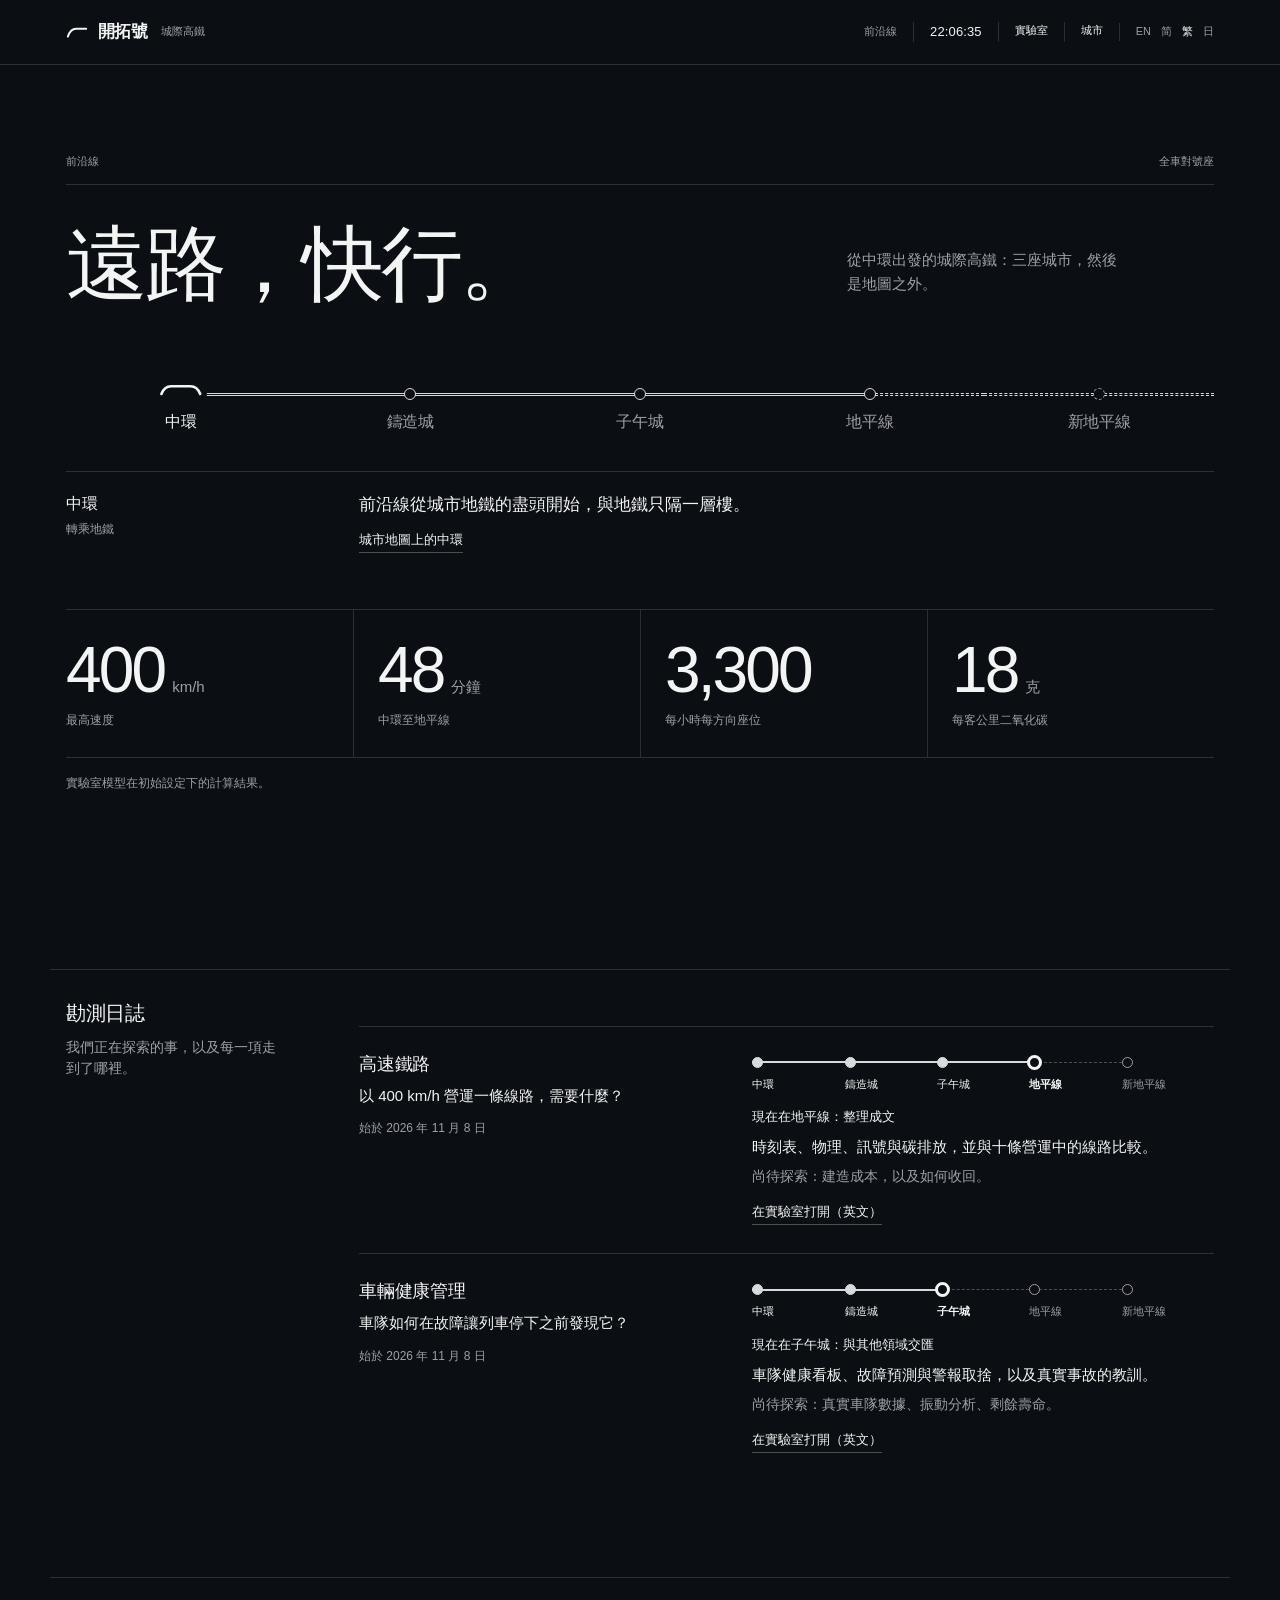
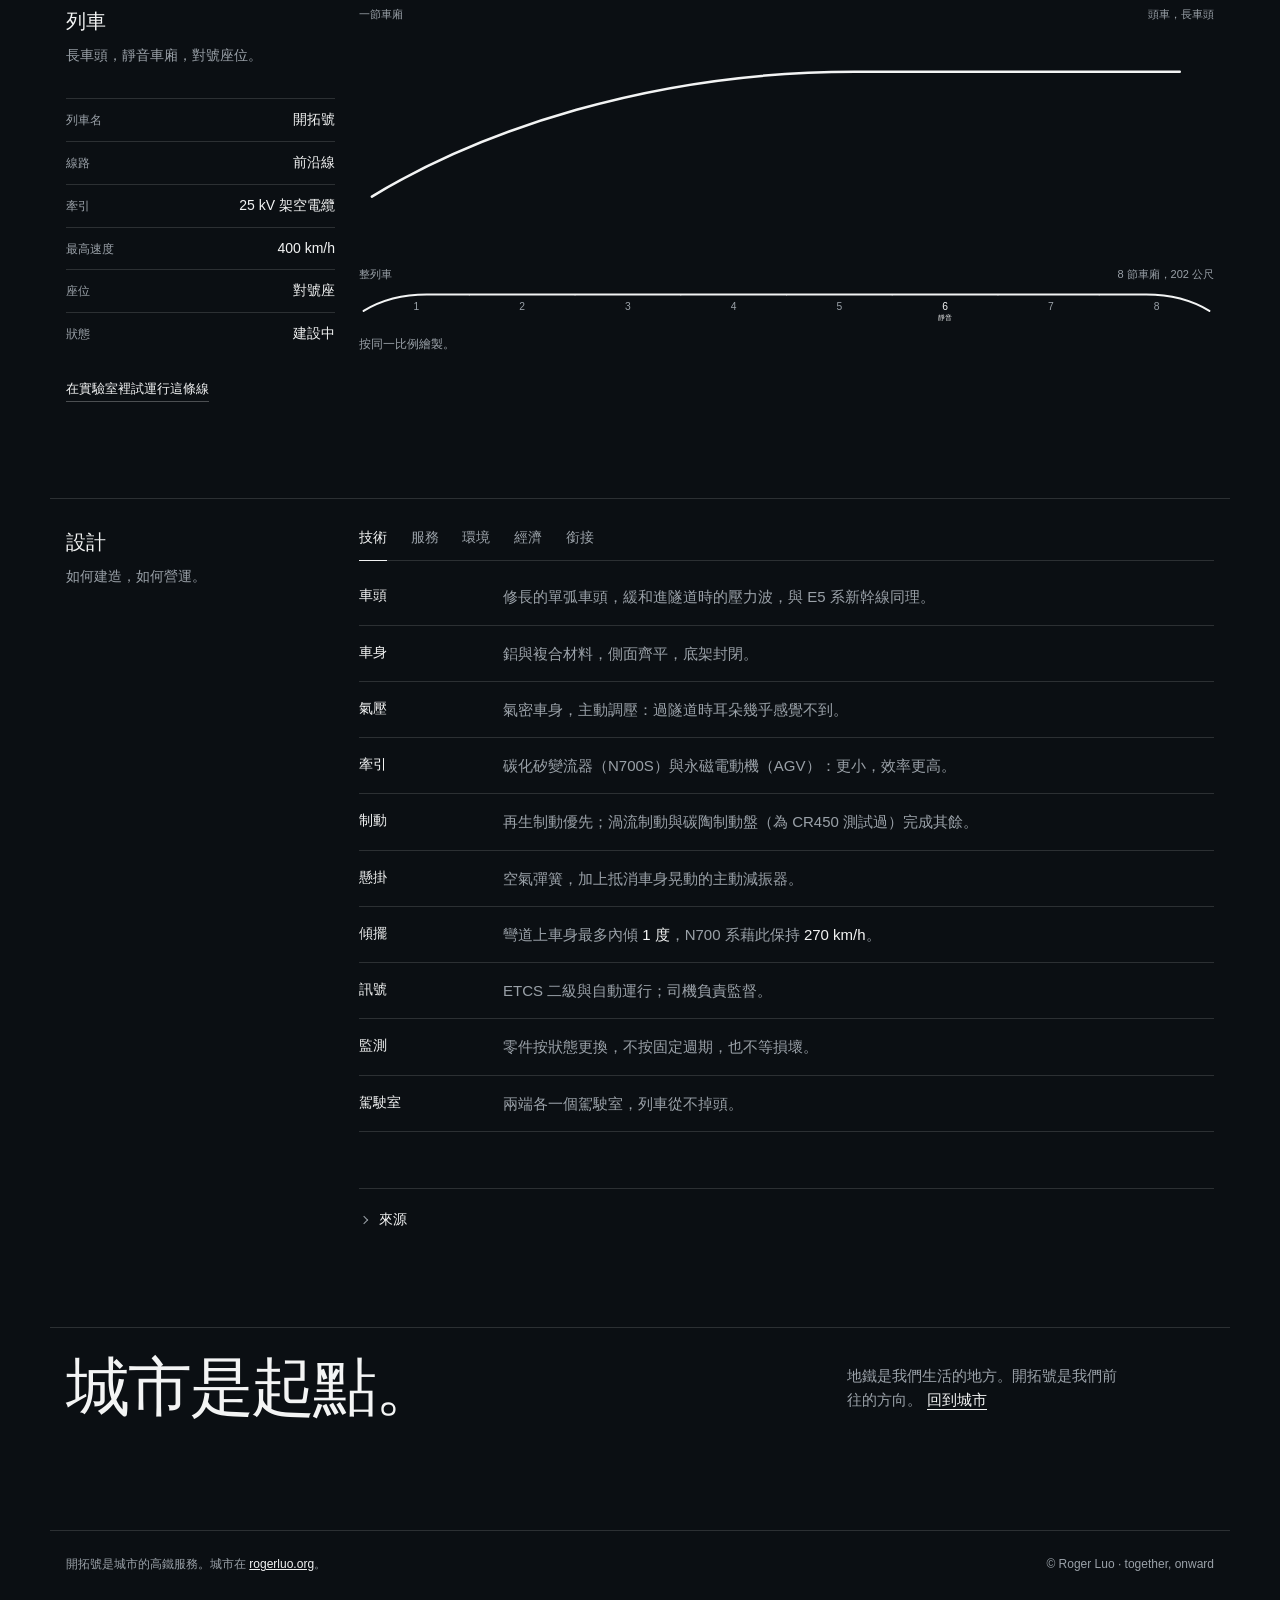
<file: zh-hant/index.html>
<!doctype html>
<html lang="zh-Hant">
  <head>
    <meta charset="UTF-8" />
    <meta name="viewport" content="width=device-width, initial-scale=1.0" />
    <title>開拓號：通往前沿的城際高鐵</title>
    <meta name="theme-color" content="#0B0F13" />
    <link rel="icon" type="image/svg+xml" href="/favicon.svg?v=2" />
    <link rel="alternate icon" type="image/png" href="/favicon.png?v=2" />
    <link rel="apple-touch-icon" href="/apple-touch-icon.png?v=2" />
    <link rel="canonical" href="https://pioneer.rogerluo.org/zh-hant/" />
    <link rel="alternate" hreflang="en" href="https://pioneer.rogerluo.org/" />
    <link rel="alternate" hreflang="zh-Hans" href="https://pioneer.rogerluo.org/zh-hans/" />
    <link rel="alternate" hreflang="zh-Hant" href="https://pioneer.rogerluo.org/zh-hant/" />
    <link rel="alternate" hreflang="ja" href="https://pioneer.rogerluo.org/ja/" />
    <link rel="alternate" hreflang="x-default" href="https://pioneer.rogerluo.org/" />
    <meta name="description" content="開拓號是城市的城際高鐵：從中環出發，沿前沿線停靠三座城市，再向地圖之外勘測前路。" />
    <meta property="og:type" content="website" />
    <meta property="og:url" content="https://pioneer.rogerluo.org/zh-hant/" />
    <meta property="og:title" content="開拓號：通往前沿的城際高鐵" />
    <meta property="og:description" content="從中環出發，沿前沿線停靠三座城市，再向地圖之外勘測前路。" />
    <meta property="og:locale" content="zh_TW" />
    <meta property="og:image" content="https://pioneer.rogerluo.org/og.png" />
    <meta property="og:image:width" content="1200" />
    <meta property="og:image:height" content="630" />
    <meta property="og:image:alt" content="開拓號：遠路，快行。" />
    <meta name="twitter:card" content="summary_large_image" />
    <meta name="twitter:image" content="https://pioneer.rogerluo.org/og.png" />
    <meta name="twitter:title" content="開拓號：通往前沿的城際高鐵" />
    <meta name="twitter:description" content="從中環出發，沿前沿線停靠三座城市，再向地圖之外勘測前路。" />
    <script type="module" crossorigin src="/assets/style-L8n4z4N2.js"></script>
    <script type="module" crossorigin src="/assets/main-Dw4WZ8HX.js"></script>
    <link rel="stylesheet" crossorigin href="/assets/style-DtkXrFLc.css">
  </head>
  <body>
    <a class="skip" href="#main">跳至內容</a>

    <header class="masthead">
      <div class="wrap masthead-inner">
        <a class="brand" href="/" aria-label="開拓號，首頁">
          <svg class="mark" viewBox="0 0 24 24" aria-hidden="true">
            <path
              d="M2 17 C 4 11.5 7 8.5 11 8.5 H22"
              fill="none"
              stroke="currentColor"
              stroke-width="2.2"
              stroke-linecap="round"
            />
          </svg>
          <span class="brand-name">開拓號</span>
          <span class="brand-sub">城際高鐵</span>
        </a>
        <div class="masthead-meta">
          <span class="meta">前沿線</span>
          <span class="clock" data-clock aria-label="當地時間">--:--:--</span>
          <a class="city-link lab-link" href="/lab/">實驗室</a>
          <a class="city-link city-link--city" href="https://rogerluo.org/">城市</a>
          <nav class="langs" aria-label="語言">
            <a href="/" hreflang="en">EN</a>
            <a href="/zh-hans/" hreflang="zh-Hans">简</a>
            <a href="/zh-hant/" hreflang="zh-Hant" aria-current="page">繁</a>
            <a href="/ja/" hreflang="ja">日</a>
          </nav>
        </div>
      </div>
    </header>

    <main id="main">
      <section class="hero wrap" aria-labelledby="hero-title">
        <div class="service-line">
          <span>前沿線</span>
          <span>全車對號座</span>
        </div>

        <div class="hero-grid">
          <h1 id="hero-title">遠路，快行。</h1>
          <p class="lede">從中環出發的城際高鐵：三座城市，然後是地圖之外。</p>
        </div>

        <div class="route" role="group" aria-label="前沿線車站">
          <div class="route-track">
            <span class="route-train" id="route-train" aria-hidden="true">
              <svg class="train-glyph" viewBox="0 0 34 12">
                <path d="M2 6 C 3.5 2 6 0 9.5 0 H24.5 C 28 0 30.5 2 32 6" />
              </svg>
            </span>
            <ol class="route-stops">
              <li class="stop-item">
                <button
                  class="stop"
                  type="button"
                  data-station="central"
                  data-sub="轉乘地鐵"
                  data-text="前沿線從城市地鐵的盡頭開始，與地鐵只隔一層樓。"
                  data-meta=""
                  aria-pressed="true"
                >
                  <span class="stop-dot" aria-hidden="true"></span>
                  <span class="stop-text">
                    <span class="stop-name">中環</span>
                  </span>
                </button>
              </li>
              <li class="stop-item">
                <button
                  class="stop"
                  type="button"
                  data-station="foundry"
                  data-sub="製造業"
                  data-text="地鐵之外的第一座城市，早已為城市供貨。"
                  data-meta="距中環 48 公里 · 11 分鐘"
                  aria-pressed="false"
                >
                  <span class="stop-dot" aria-hidden="true"></span>
                  <span class="stop-text">
                    <span class="stop-name">鑄造城</span>
                  </span>
                </button>
              </li>
              <li class="stop-item">
                <button
                  class="stop"
                  type="button"
                  data-station="meridian"
                  data-sub="鐵路樞紐"
                  data-text="線路的中點：一處渡河點，原有鐵路幹線在此交匯。"
                  data-meta="距中環 121 公里 · 29 分鐘"
                  aria-pressed="false"
                >
                  <span class="stop-dot" aria-hidden="true"></span>
                  <span class="stop-text">
                    <span class="stop-name">子午城</span>
                  </span>
                </button>
              </li>
              <li class="stop-item">
                <button
                  class="stop"
                  type="button"
                  data-station="horizon"
                  data-sub="最後一座城市"
                  data-text="最後一座有時刻表的城市。再往前，客流尚待證明。"
                  data-meta="距中環 204 公里 · 48 分鐘"
                  aria-pressed="false"
                >
                  <span class="stop-dot" aria-hidden="true"></span>
                  <span class="stop-text">
                    <span class="stop-name">地平線</span>
                  </span>
                </button>
              </li>
              <li class="stop-item stop-item--survey">
                <button
                  class="stop"
                  type="button"
                  data-station="survey"
                  data-sub="勘測中"
                  data-text="正在勘測的土地。線路能在這裡收回成本時，它才成為一站。"
                  data-meta="距中環約 300 公里 · 尚無時刻表"
                  aria-pressed="false"
                >
                  <span class="stop-dot" aria-hidden="true"></span>
                  <span class="stop-text">
                    <span class="stop-name">新地平線</span>
                  </span>
                </button>
              </li>
            </ol>

          <div class="route-note" id="route-panel" aria-live="polite">
            <p class="route-note-head">
              <span class="route-note-name">中環</span>
              <span class="route-note-sub">轉乘地鐵</span>
            </p>
            <div class="route-note-body">
              <p class="route-note-text">前沿線從城市地鐵的盡頭開始，與地鐵只隔一層樓。</p>
              <p class="route-note-meta" hidden></p>
              <a class="route-note-link" href="https://rogerluo.org/#/station/central">城市地圖上的中環</a>
            </div>
          </div>
          </div>
        </div>
        <dl class="figures" aria-label="數字裡的開拓號">
          <div><dt>最高速度</dt><dd><span class="figure-value">400</span><span class="figure-unit">km/h</span></dd></div>
          <div><dt>中環至地平線</dt><dd><span class="figure-value">48</span><span class="figure-unit">分鐘</span></dd></div>
          <div><dt>每小時每方向座位</dt><dd><span class="figure-value">3,300</span></dd></div>
          <div><dt>每客公里二氧化碳</dt><dd><span class="figure-value">18</span><span class="figure-unit">克</span></dd></div>
        </dl>
        <p class="note">實驗室模型在初始設定下的計算結果。</p>
      </section>

      <section class="section wrap" aria-labelledby="log-title">
        <div class="section-rail">
          <h2 id="log-title">勘測日誌</h2>
          <p>我們正在探索的事，以及每一項走到了哪裡。</p>
        </div>

        <div class="section-body">
          <ol class="log">
            <li class="log-entry">
              <div class="log-head">
                <h3>高速鐵路</h3>
                <p class="log-question">以 400 km/h 營運一條線路，需要什麼？</p>
                <p class="log-started">始於 2026 年 11 月 8 日</p>
              </div>
              <div class="log-body">
                <ol class="log-line" aria-label="現在在地平線：整理成文"><li class="log-stop is-passed"><span class="log-dot"></span><span class="log-name">中環</span></li><li class="log-stop is-passed"><span class="log-dot"></span><span class="log-name">鑄造城</span></li><li class="log-stop is-passed"><span class="log-dot"></span><span class="log-name">子午城</span></li><li class="log-stop is-here"><span class="log-dot"></span><span class="log-name">地平線</span></li><li class="log-stop"><span class="log-dot"></span><span class="log-name">新地平線</span></li></ol>
                <p class="log-at">現在在地平線：整理成文</p>
                <p class="log-now">時刻表、物理、訊號與碳排放，並與十條營運中的線路比較。</p>
                <p class="log-next">尚待探索：建造成本，以及如何收回。</p>
                <a class="rail-link" href="/lab/">在實驗室打開（英文）</a>
              </div>
            </li>
            <li class="log-entry">
              <div class="log-head">
                <h3>車輛健康管理</h3>
                <p class="log-question">車隊如何在故障讓列車停下之前發現它？</p>
                <p class="log-started">始於 2026 年 11 月 8 日</p>
              </div>
              <div class="log-body">
                <ol class="log-line" aria-label="現在在子午城：與其他領域交匯"><li class="log-stop is-passed"><span class="log-dot"></span><span class="log-name">中環</span></li><li class="log-stop is-passed"><span class="log-dot"></span><span class="log-name">鑄造城</span></li><li class="log-stop is-here"><span class="log-dot"></span><span class="log-name">子午城</span></li><li class="log-stop"><span class="log-dot"></span><span class="log-name">地平線</span></li><li class="log-stop"><span class="log-dot"></span><span class="log-name">新地平線</span></li></ol>
                <p class="log-at">現在在子午城：與其他領域交匯</p>
                <p class="log-now">車隊健康看板、故障預測與警報取捨，以及真實事故的教訓。</p>
                <p class="log-next">尚待探索：真實車隊數據、振動分析、剩餘壽命。</p>
                <a class="rail-link" href="/lab/#health">在實驗室打開（英文）</a>
              </div>
            </li>
          </ol>
        </div>
      </section>

      <section class="section wrap" aria-labelledby="train-title">
        <div class="section-rail">
          <h2 id="train-title">列車</h2>
          <p>長車頭，靜音車廂，對號座位。</p>
          <dl class="specs">
            <div><dt>列車名</dt><dd>開拓號</dd></div>
            <div><dt>線路</dt><dd>前沿線</dd></div>
            <div><dt>牽引</dt><dd>25 kV 架空電纜</dd></div>
            <div><dt>最高速度</dt><dd>400 km/h</dd></div>
            <div><dt>座位</dt><dd>對號座</dd></div>
            <div><dt>狀態</dt><dd>建設中</dd></div>
          </dl>
          <a class="rail-link" href="/lab/">在實驗室裡試運行這條線</a>
        </div>

        <div class="section-body">
          <figure class="train-figure">
            <div class="view-head"><span>一節車廂</span><span>頭車，長車頭</span></div>
            <svg
              class="train-car"
              viewBox="0 0 1000 240"
              role="img"
              aria-labelledby="train-car-desc"
              preserveAspectRatio="xMidYMid meet"
            >
              <title id="train-car-desc">開拓號的一節車廂：修長的單弧車頭、齊平的窗帶，以及遮住轉向架的裙板。</title>
              <path
                d="M15 196 C 140 120 340 50 580 50 H960"
                fill="none"
                stroke="currentColor"
                stroke-width="2.5"
                stroke-linecap="round"
                vector-effect="non-scaling-stroke"
              />
            </svg>

            <div class="view-head"><span>整列車</span><span>8 節車廂，202 公尺</span></div>
            <svg
              class="train-set"
              viewBox="0 0 7640 300"
              role="img"
              aria-labelledby="train-set-desc"
              preserveAspectRatio="xMidYMid meet"
            >
              <title id="train-set-desc">整列開拓號：八節車廂連成一線，兩端各有車頭。第 6 節是靜音車廂。</title>
              <path
                d="M40 196 C 165 120 365 50 605 50 H7035 C 7275 50 7475 120 7600 196"
                fill="none"
                stroke="currentColor"
                stroke-width="2"
                stroke-linecap="round"
                vector-effect="non-scaling-stroke"
              />
              <path
                d="M985 50v12M1930 50v12M2875 50v12M3820 50v12M4765 50v12M5710 50v12M6615 50v12"
                stroke="currentColor"
                stroke-opacity=".35"
                stroke-width="1"
                vector-effect="non-scaling-stroke"
              />
              <g class="car-label" text-anchor="middle">
<text x="512.5" y="185">1</text>
<text x="1457.5" y="185">2</text>
<text x="2402.5" y="185">3</text>
<text x="3347.5" y="185">4</text>
<text x="4292.5" y="185">5</text>
<text x="5237.5" y="185" class="car-label--quiet">6</text>
<text x="6182.5" y="185">7</text>
<text x="7127.5" y="185">8</text>
                <text x="5237.5" y="275" class="car-label--quiet car-label--small">靜音</text>
              </g>
            </svg>

            <figcaption>按同一比例繪製。</figcaption>
          </figure>
        </div>
      </section>

      <section class="section wrap" aria-labelledby="design-title">
        <div class="section-rail">
          <h2 id="design-title">設計</h2>
          <p>如何建造，如何營運。</p>
        </div>

        <div class="section-body">
          <div class="tabs" role="tablist" aria-label="設計方面">
            <button class="tab" type="button" id="tab-technical" role="tab" aria-selected="true" aria-controls="panel-technical">技術</button>
            <button class="tab" type="button" id="tab-service" role="tab" aria-selected="false" aria-controls="panel-service" tabindex="-1">服務</button>
            <button class="tab" type="button" id="tab-environmental" role="tab" aria-selected="false" aria-controls="panel-environmental" tabindex="-1">環境</button>
            <button class="tab" type="button" id="tab-economic" role="tab" aria-selected="false" aria-controls="panel-economic" tabindex="-1">經濟</button>
            <button class="tab" type="button" id="tab-integration" role="tab" aria-selected="false" aria-controls="panel-integration" tabindex="-1">銜接</button>
          </div>

          <div class="tab-panel" id="panel-technical" role="tabpanel" aria-labelledby="tab-technical" tabindex="0">
            <dl class="traits">
              <div>
                <dt>車頭</dt>
                <dd>修長的單弧車頭，緩和進隧道時的壓力波，與 E5 系新幹線同理。</dd>
              </div>
              <div>
                <dt>車身</dt>
                <dd>鋁與複合材料，側面齊平，底架封閉。</dd>
              </div>
              <div>
                <dt>氣壓</dt>
                <dd>氣密車身，主動調壓：過隧道時耳朵幾乎感覺不到。</dd>
              </div>
              <div>
                <dt>牽引</dt>
                <dd>碳化矽變流器（N700S）與永磁電動機（AGV）：更小，效率更高。</dd>
              </div>
              <div>
                <dt>制動</dt>
                <dd>再生制動優先；渦流制動與碳陶制動盤（為 CR450 測試過）完成其餘。</dd>
              </div>
              <div>
                <dt>懸掛</dt>
                <dd>空氣彈簧，加上抵消車身晃動的主動減振器。</dd>
              </div>
              <div>
                <dt>傾擺</dt>
                <dd>彎道上車身最多內傾 <span class="num">1 度</span>，N700 系藉此保持 <span class="num">270 km/h</span>。</dd>
              </div>
              <div>
                <dt>訊號</dt>
                <dd>ETCS 二級與自動運行；司機負責監督。</dd>
              </div>
              <div>
                <dt>監測</dt>
                <dd>零件按狀態更換，不按固定週期，也不等損壞。</dd>
              </div>
              <div>
                <dt>駕駛室</dt>
                <dd>兩端各一個駕駛室，列車從不掉頭。</dd>
              </div>
            </dl>
          </div>
          <div class="tab-panel" id="panel-service" role="tabpanel" aria-labelledby="tab-service" tabindex="0" hidden>
            <dl class="traits">
              <div>
                <dt>車廂</dt>
                <dd>只設一個等級，暖光，每一排都有窗。</dd>
              </div>
              <div>
                <dt>靜音車廂</dt>
                <dd>第 <span class="num">6</span> 節車廂，留給安靜。</dd>
              </div>
              <div>
                <dt>乘務</dt>
                <dd>乘務員巡視全車，幫助來到座位旁。</dd>
              </div>
              <div>
                <dt>行李</dt>
                <dd>放在車廂裡，伸手可及。</dd>
              </div>
              <div>
                <dt>車站</dt>
                <dd>同一月台高度；車門總停在同一標記處。</dd>
              </div>
              <div>
                <dt>休息室</dt>
                <dd>每一站都有，不只在兩端。</dd>
              </div>
              <div>
                <dt>座位</dt>
                <dd>在自己的空間內後仰。</dd>
              </div>
              <div>
                <dt>無障礙</dt>
                <dd>平層登車；每節車廂都有輪椅位。</dd>
              </div>
            </dl>
          </div>
          <div class="tab-panel" id="panel-environmental" role="tabpanel" aria-labelledby="tab-environmental" tabindex="0" hidden>
            <dl class="traits">
              <div>
                <dt>能源</dt>
                <dd>制動的能量送回架空電纜。</dd>
              </div>
              <div>
                <dt>碳排</dt>
                <dd>鐵路每客公里 <span class="num">4.5</span> 至 <span class="num">35 克</span>二氧化碳，汽車 <span class="num">167 克</span>，飛機 <span class="num">229 克</span>（英國政府數據）。</dd>
              </div>
              <div>
                <dt>施工</dt>
                <dd>建造與維修每公里每年約 <span class="num">58 噸</span>二氧化碳，十至三十年內還清（國際鐵路聯盟）。</dd>
              </div>
              <div>
                <dt>土地</dt>
                <dd>一條窄窄的雙線鐵路，而不是高速公路。</dd>
              </div>
              <div>
                <dt>水</dt>
                <dd>以橋代路，讓溪流與獸徑保持暢通。</dd>
              </div>
              <div>
                <dt>空氣</dt>
                <dd>月台上沒有廢氣。</dd>
              </div>
              <div>
                <dt>噪音</dt>
                <dd>齊平的車身與轉向架裙板，把噪音留在線路旁。</dd>
              </div>
              <div>
                <dt>維護</dt>
                <dd>狀態監測與標準零件：更多時間用在營運上。</dd>
              </div>
              <div>
                <dt>材料</dt>
                <dd>可回收的鋁；可拆解的複合材料。</dd>
              </div>
            </dl>
          </div>
          <div class="tab-panel" id="panel-economic" role="tabpanel" aria-labelledby="tab-economic" tabindex="0" hidden>
            <dl class="traits">
              <div>
                <dt>運力</dt>
                <dd>每方向每小時 <span class="num">3,300 座</span>：八節車廂，每小時六班。</dd>
              </div>
              <div>
                <dt>成本</dt>
                <dd>站少，月台只有一種：錢花在線路上。</dd>
              </div>
              <div>
                <dt>票價</dt>
                <dd>按里程計價，公開而固定。</dd>
              </div>
              <div>
                <dt>開發</dt>
                <dd>住宅與辦公樓圍繞每座車站。</dd>
              </div>
              <div>
                <dt>延伸</dt>
                <dd>一次延伸一站：新的軌道，同樣的服務。</dd>
              </div>
              <div>
                <dt>折返</dt>
                <dd>兩端各 <span class="num">15 分鐘</span>；連同後備列車，<span class="num">15</span> 列車行走整張時刻表。</dd>
              </div>
            </dl>
          </div>
          <div class="tab-panel" id="panel-integration" role="tabpanel" aria-labelledby="tab-integration" tabindex="0" hidden>
            <dl class="traits">
              <div>
                <dt>城市</dt>
                <dd>路線終點在城裡，就在中環。</dd>
              </div>
              <div>
                <dt>轉乘</dt>
                <dd>與地鐵只隔一層樓，不必穿過車站。</dd>
              </div>
              <div>
                <dt>時刻</dt>
                <dd>與地鐵銜接：轉乘只等幾分鐘。</dd>
              </div>
              <div>
                <dt>車票</dt>
                <dd>一張票從地鐵坐到前沿線。</dd>
              </div>
              <div>
                <dt>到達</dt>
                <dd>每站都有步行、單車和巴士，而不是停車場。</dd>
              </div>
              <div>
                <dt>街道</dt>
                <dd>穿城走高架：街道在下面照常通行。</dd>
              </div>
              <div>
                <dt>車站</dt>
                <dd>一片屋頂，兩面朝街道敞開。</dd>
              </div>
            </dl>
          </div>
          <div class="sources">
            <details>
              <summary><h3>來源</h3></summary>
              <p>這些數字從哪裡來。</p>
              <ul>
              <li><a href="https://en.wikipedia.org/wiki/Tunnel_boom" rel="noopener">維基百科（英文）：Tunnel boom</a></li>
              <li><a href="https://en.wikipedia.org/wiki/N700S_series" rel="noopener">維基百科（英文）：N700S series</a></li>
              <li><a href="https://en.wikipedia.org/wiki/AGV_(train)" rel="noopener">維基百科（英文）：AGV (train)</a></li>
              <li><a href="https://rollingstockworld.com/passenger-cars/china-develops-cr450-emu-with-the-highest-operating-speed-in-the-world/" rel="noopener">Rolling Stock World：中國研製營運速度世界最高的 CR450 動車組（2023）</a></li>
              <li><a href="https://en.wikipedia.org/wiki/N700_series" rel="noopener">維基百科（英文）：N700 series</a></li>
              <li><a href="https://transport.ec.europa.eu/transport-modes/rail/ertms/what-ertms-and-how-does-it-work/etcs-levels-and-modes_en" rel="noopener">歐盟委員會：ETCS 等級與模式</a></li>
              <li><a href="https://global.chinadaily.com.cn/a/201706/27/WS59bbf452a310ded8ac18f693.html" rel="noopener">《中國日報》：復興號列車發布（2017 年 6 月）</a></li>
              <li><a href="https://www.gov.uk/government/publications/greenhouse-gas-reporting-conversion-factors-2025" rel="noopener">英國能源安全及淨零部：溫室氣體報告換算系數 2025</a></li>
              <li><a href="https://rail-research.europa.eu/wp-content/uploads/2023/01/HSR_Technical_Report_2_Final_220123.pdf" rel="noopener">安永為歐洲鐵路聯合執行機構所作研究：歐盟高鐵 2030 與 2050，技術報告 2（2023）</a></li>
              <li><a href="https://uic.org/activities/carbon-footprint-and-sustainability" rel="noopener">國際鐵路聯盟：碳足跡與永續</a></li>
              </ul>
            </details>
          </div>
        </div>
      </section>

      <section class="closing wrap" aria-labelledby="closing-title">
        <div class="closing-grid">
          <h2 id="closing-title">城市是起點。</h2>
          <p>
            地鐵是我們生活的地方。開拓號是我們前往的方向。
            <a href="https://rogerluo.org/#/station/central">回到城市</a>
          </p>
        </div>
      </section>
    </main>

    <footer class="footer wrap">
      <p>
        開拓號是城市的高鐵服務。城市在 <a href="https://rogerluo.org/">rogerluo.org</a>。
      </p>
      <p>© Roger Luo · together, onward</p>
    </footer>

  </body>
</html>
</file>
<file: assets/style-DtkXrFLc.css>
@font-face{font-family:Archivo Variable;font-style:normal;font-display:swap;font-weight:100 900;font-stretch:62% 125%;src:url(/assets/archivo-vietnamese-wdth-normal-rJmnGBSt.woff2)format("woff2-variations");unicode-range:U+102-103,U+110-111,U+128-129,U+168-169,U+1A0-1A1,U+1AF-1B0,U+300-301,U+303-304,U+308-309,U+323,U+329,U+1EA0-1EF9,U+20AB}@font-face{font-family:Archivo Variable;font-style:normal;font-display:swap;font-weight:100 900;font-stretch:62% 125%;src:url(/assets/archivo-latin-ext-wdth-normal-7khWdh9v.woff2)format("woff2-variations");unicode-range:U+100-2BA,U+2BD-2C5,U+2C7-2CC,U+2CE-2D7,U+2DD-2FF,U+304,U+308,U+329,U+1D00-1DBF,U+1E00-1E9F,U+1EF2-1EFF,U+2020,U+20A0-20AB,U+20AD-20C0,U+2113,U+2C60-2C7F,U+A720-A7FF}@font-face{font-family:Archivo Variable;font-style:normal;font-display:swap;font-weight:100 900;font-stretch:62% 125%;src:url(/assets/archivo-latin-wdth-normal-DY7AcnAa.woff2)format("woff2-variations");unicode-range:U+??,U+131,U+152-153,U+2BB-2BC,U+2C6,U+2DA,U+2DC,U+304,U+308,U+329,U+2000-206F,U+20AC,U+2122,U+2191,U+2193,U+2212,U+2215,U+FEFF,U+FFFD}:root{--land:#0b0f13;--land-2:#14181c;--ink:#f3f4f4;--ink-2:#9aa1a8;--line:#d7dbde;--rule:#f3f4f424;--rule-strong:#f3f4f447;--f:"Archivo Variable", "Helvetica Neue", Helvetica, sans-serif;--col:1180px;--gutter:16px;--bar-h:64px;--lightningcss-light: ;--lightningcss-dark:initial;color-scheme:dark}*,:before,:after{box-sizing:border-box}:lang(zh-Hans){font-family:PingFang SC,Noto Sans SC,sans-serif}:lang(zh-Hant){font-family:PingFang TC,Noto Sans TC,sans-serif}:lang(ja){font-family:Hiragino Sans,Noto Sans JP,sans-serif}body{background:var(--land);color:var(--ink);font-family:var(--f);-webkit-font-smoothing:antialiased;margin:0;font-size:1rem;font-weight:400;font-stretch:100%;line-height:1.55}::selection{background:var(--ink);color:var(--land)}a{color:inherit}:focus-visible{outline:2px solid var(--ink);outline-offset:3px}.skip{z-index:100;background:var(--ink);color:var(--land);padding:10px 14px;text-decoration:none;transition:top .15s;position:fixed;top:-60px;left:16px}.skip:focus{top:12px}.wrap{width:100%;max-width:var(--col);padding-left:var(--gutter);padding-right:var(--gutter);margin:0 auto}.masthead{z-index:20;background:var(--land);border-bottom:1px solid var(--rule);position:sticky;top:0}.masthead-inner{height:var(--bar-h);justify-content:space-between;align-items:center;gap:24px;display:flex}.brand{align-items:center;gap:10px;text-decoration:none;display:flex}.mark{flex:none;width:22px;height:22px}.brand-name{letter-spacing:-.035em;font-size:1.0625rem;font-weight:700;font-stretch:118%}.brand-sub{color:var(--ink-2);margin-left:4px;font-size:.6875rem;font-weight:400;font-stretch:92%}.masthead-meta{color:var(--ink-2);align-items:center;font-size:.6875rem;font-weight:500;font-stretch:92%;display:flex}.masthead-meta>*+*{border-left:1px solid var(--rule);margin-left:16px;padding-left:16px}.clock{font-variant-numeric:tabular-nums;letter-spacing:.01em;color:var(--ink);font-size:.8125rem}.city-link{color:var(--ink);border-bottom:1px solid #0000;padding-bottom:2px;text-decoration:none}.city-link:hover{border-bottom-color:var(--ink)}.langs{align-items:center;gap:10px;display:flex}.langs a{color:var(--ink-2);text-decoration:none}.langs a[aria-current=page]{color:var(--ink)}@media (hover:hover){.langs a:hover{color:var(--ink)}}.hero{padding-top:88px;padding-bottom:80px}.service-line{border-bottom:1px solid var(--rule);color:var(--ink-2);flex-wrap:wrap;justify-content:space-between;gap:8px 24px;margin-bottom:40px;padding-bottom:14px;font-size:.6875rem;font-weight:500;font-stretch:92%;display:flex}.hero-grid{grid-template-columns:repeat(12,1fr);align-items:end;column-gap:24px;display:grid}h1{letter-spacing:-.04em;text-wrap:balance;grid-column:1/span 8;margin:0;font-size:clamp(2.75rem,6.4vw,5.6rem);font-weight:500;font-stretch:110%;line-height:.94}.lede{max-width:34ch;color:var(--ink-2);grid-column:9/span 4;margin:0 0 6px;font-size:.9375rem;line-height:1.6}.route{margin-top:72px}.route-track{position:relative}.route-stops{grid-template-columns:repeat(5,1fr);margin:0;padding:0;list-style:none;display:grid}.stop-item{position:relative}.stop-item:before,.stop-item:after{content:"";border-top:1px solid var(--line);border-bottom:1px solid var(--line);width:50%;height:3px;position:absolute;top:18.5px}.stop-item:before{left:0}.stop-item:after{left:50%}.stop-item:first-child:before{display:none}.stop-item:nth-last-child(2):after,.stop-item--survey:before,.stop-item--survey:after{border-top-style:dashed;border-bottom-style:dashed}.stop{width:100%;color:var(--ink-2);font:inherit;text-align:center;cursor:pointer;background:0 0;border:0;justify-items:center;padding:36px 0 0;display:grid}@media (hover:hover){.stop:hover .stop-name{text-underline-offset:3px;text-decoration:underline}}.stop[aria-pressed=true]{color:var(--ink)}.stop-dot{z-index:1;border:1.5px solid var(--line);background:var(--land);border-radius:50%;width:12px;height:12px;position:absolute;top:14px;left:50%;transform:translate(-50%)}.stop[aria-pressed=true] .stop-dot{border-color:var(--ink);background:var(--ink);box-shadow:0 0 0 4px var(--land)}.stop-item--survey .stop-dot{border-style:dashed;border-color:var(--ink-2);background:var(--land)}.stop-text{gap:2px;display:grid}.stop-name{letter-spacing:-.01em;font-size:1rem;font-weight:500}.route-train{z-index:2;background:var(--land);pointer-events:none;padding:4px;transition:transform .55s cubic-bezier(.6,0,.2,1);position:absolute;top:0;left:0}.train-glyph{width:44px;height:16px;display:block;overflow:visible}.train-glyph path{fill:none;stroke:var(--ink);stroke-width:2px;stroke-linecap:round}.route-note{border-top:1px solid var(--rule);grid-template-columns:repeat(12,1fr);align-items:start;column-gap:24px;margin-top:36px;padding-top:20px;display:grid}.route-note-head{flex-direction:column;grid-column:1/span 3;gap:3px;margin:0;display:flex}.route-note-name{letter-spacing:-.01em;font-size:1rem;font-weight:500}.route-note-sub{color:var(--ink-2);font-size:.75rem}.route-note-body{grid-column:4/span 9}.route-note-text{max-width:62ch;margin:0;font-size:1.0625rem;line-height:1.55}.route-note-meta{font-variant-numeric:tabular-nums;color:var(--ink-2);margin:10px 0 0;font-size:.8125rem}.route-note-meta[hidden],.route-note-link[hidden]{display:none}.route-note-link,.rail-link{border-bottom:1px solid var(--rule-strong);margin-top:12px;padding-bottom:2px;font-size:.8125rem;font-weight:500;text-decoration:none;display:inline-block}.rail-link{margin-top:24px}@media (hover:hover){.route-note-link:hover,.rail-link:hover{border-bottom-color:var(--ink)}}.note{color:var(--ink-2);margin:16px 0 0;font-size:.75rem}.figures{border-top:1px solid var(--rule);border-bottom:1px solid var(--rule);grid-template-columns:repeat(4,minmax(0,1fr));margin:56px 0 0;display:grid}.figures>div{flex-direction:column-reverse;justify-content:flex-end;gap:10px;padding:28px 24px 28px 0;display:flex}.figures>div+div{border-left:1px solid var(--rule);padding-left:24px}.figures dt{color:var(--ink-2);font-size:.75rem;line-height:1.4}.figures dd{white-space:nowrap;align-items:baseline;gap:8px;margin:0;display:flex}.figure-value{letter-spacing:-.045em;font-variant-numeric:tabular-nums;font-size:clamp(2.5rem,5vw,4.25rem);font-weight:500;font-stretch:112%;line-height:1}.figure-unit{color:var(--ink-2);font-size:.9375rem;font-weight:500}.section{border-top:1px solid var(--rule);grid-template-columns:repeat(12,1fr);column-gap:24px;margin-top:96px;padding-top:28px;display:grid}.section-rail{grid-column:1/span 3}.section-rail h2{letter-spacing:-.015em;margin:0 0 8px;font-size:1.25rem;font-weight:500}.section-rail>p{max-width:28ch;color:var(--ink-2);margin:0;font-size:.875rem;line-height:1.55}.section-body{grid-column:4/span 9}.specs{margin:32px 0 0}.specs div{border-top:1px solid var(--rule);justify-content:space-between;align-items:baseline;gap:16px;padding:10px 0;display:flex}.specs dt{color:var(--ink-2);font-size:.75rem}.specs dd{text-align:right;font-variant-numeric:tabular-nums;margin:0;font-size:.875rem;font-weight:500}.log-intro{max-width:62ch;margin:0;font-size:.9375rem;line-height:1.6}.log{margin:28px 0 0;padding:0;list-style:none}.log-entry{border-top:1px solid var(--rule);grid-template-columns:minmax(0,4fr) minmax(0,5fr);column-gap:24px;padding:24px 0 28px;display:grid}.log-head h3{letter-spacing:-.01em;margin:0;font-size:1.125rem;font-weight:500}.log-question{max-width:34ch;margin:6px 0 0;font-size:.9375rem;line-height:1.5}.log-started{font-variant-numeric:tabular-nums;color:var(--ink-2);margin:12px 0 0;font-size:.75rem}.log-line{grid-template-columns:repeat(5,minmax(0,1fr));margin:6px 0 0;padding:0;list-style:none;display:grid}.log-stop{padding:20px 6px 0 0;position:relative}.log-stop:before{content:"";border-top:1px dashed var(--rule-strong);position:absolute;top:5px;left:0;right:0}.log-stop.is-passed:before{border-top:2px solid var(--line);top:4.5px}.log-stop:last-child:before{display:none}.log-dot{border:1.5px solid var(--ink-2);background:var(--land);border-radius:50%;width:11px;height:11px;position:absolute;top:0;left:0}.log-stop.is-passed .log-dot{border-color:var(--line);background:var(--line)}.log-stop.is-here .log-dot{border:3px solid var(--ink);width:15px;height:15px;top:-2px;left:-2px}.log-name{color:var(--ink-2);font-size:.6875rem;line-height:1.3;display:block}.log-stop.is-passed .log-name{color:var(--ink)}.log-stop.is-here .log-name{color:var(--ink);font-weight:700}.log-at{margin:16px 0 0;font-size:.8125rem;font-weight:500}.log-now{max-width:58ch;margin:8px 0 0;font-size:.9375rem;line-height:1.55}.log-next{max-width:58ch;color:var(--ink-2);margin:8px 0 0;font-size:.875rem;line-height:1.55}.log-body .rail-link{margin-top:14px}@media (width<=700px){.log-entry{grid-template-columns:1fr;row-gap:18px}}.train-figure{margin:0}.train-figure svg{width:100%;height:auto;color:var(--ink);display:block;overflow:visible}.wheel{fill:var(--land);stroke:currentColor;stroke-width:1.5px}.hub{fill:currentColor}.callout path{fill:none;stroke:currentColor;stroke-opacity:.35;stroke-width:1px}.callout circle{fill:currentColor}.callout text,.dim{fill:var(--ink-2);font-family:var(--f);letter-spacing:.02em;font-size:11px;font-weight:500;font-stretch:95%}.view-head{color:var(--ink-2);justify-content:space-between;gap:16px;margin-top:32px;padding-bottom:6px;font-size:.6875rem;font-weight:500;font-stretch:92%;display:flex}.train-figure>.view-head:first-child{margin-top:0}.car-label{fill:var(--ink-2);font-family:var(--f);font-variant-numeric:tabular-nums;font-size:92px;font-weight:500;font-stretch:92%}.car-label--quiet{fill:var(--ink)}.car-label--small{font-size:66px}.train-figure figcaption{color:var(--ink-2);margin-top:12px;font-size:.75rem}.tabs{border-bottom:1px solid var(--rule);flex-wrap:wrap;gap:24px;display:flex}.tab{color:var(--ink-2);font:inherit;letter-spacing:-.01em;cursor:pointer;background:0 0;border:0;border-bottom:1px solid #0000;margin-bottom:-1px;padding:0 0 12px;font-size:.875rem;font-weight:500}.tab[aria-selected=true]{color:var(--ink);border-bottom-color:var(--ink)}@media (hover:hover){.tab:hover{color:var(--ink)}}.tab-panel{padding-top:8px}.tab-panel[hidden]{display:none}.traits{margin:0}.traits>div{border-bottom:1px solid var(--rule);grid-template-columns:120px 1fr;gap:24px;padding:16px 0;display:grid}.traits dt{font-size:.875rem;font-weight:500}.traits dd{max-width:58ch;color:var(--ink-2);margin:0;font-size:.9375rem}.traits .num{color:var(--ink);font-variant-numeric:tabular-nums;font-weight:500}.sources{border-top:1px solid var(--rule);margin-top:56px;padding-top:20px}.sources h3{margin:0;font-size:.875rem;font-weight:500}.sources p{color:var(--ink-2);margin:4px 0 0;font-size:.8125rem}.sources summary{cursor:pointer;align-items:center;gap:10px;width:fit-content;list-style:none;display:flex}.sources summary::-webkit-details-marker{display:none}.sources summary:before{content:"";border-right:1.5px solid var(--ink-2);border-bottom:1.5px solid var(--ink-2);width:6px;height:6px;margin:0 2px;transition:transform .15s;transform:rotate(-45deg)}.sources details[open] summary:before{transform:rotate(45deg)}.sources summary h3{margin:0}@media (hover:hover){.sources summary:hover h3{color:var(--ink)}}@media (prefers-reduced-motion:reduce){.sources summary:before{transition:none}}.sources ul{grid-template-columns:repeat(2,minmax(0,1fr));gap:0 32px;margin:20px 0 0;padding:0;list-style:none;display:grid}.sources li{border-bottom:1px solid var(--rule);color:var(--ink-2);padding:10px 0;font-size:.8125rem;line-height:1.5}.sources a{color:var(--ink);text-decoration:none}@media (hover:hover){.sources a:hover{text-underline-offset:3px;text-decoration:underline}}@media (width<=700px){.sources ul{grid-template-columns:1fr}}.closing{border-top:1px solid var(--rule);margin-top:96px;padding-top:28px;padding-bottom:112px}.closing-grid{grid-template-columns:repeat(12,1fr);align-items:end;column-gap:24px;display:grid}.closing h2{letter-spacing:-.035em;text-wrap:balance;grid-column:1/span 8;margin:0;font-size:clamp(2.4rem,5vw,4.2rem);font-weight:500;font-stretch:108%;line-height:.98}.closing p{max-width:34ch;color:var(--ink-2);grid-column:9/span 4;margin:0 0 6px;font-size:.9375rem;line-height:1.6}.closing a{color:var(--ink);border-bottom:1px solid var(--ink);padding-bottom:1px;text-decoration:none}.footer{border-top:1px solid var(--rule);color:var(--ink-2);flex-wrap:wrap;justify-content:space-between;gap:8px 32px;padding-top:24px;padding-bottom:56px;font-size:.75rem;display:flex}.footer p{margin:0}.footer a{color:var(--ink)}@media (prefers-reduced-motion:reduce){.route-train{transition:none}}@media (width<=900px){.hero{padding-top:64px;padding-bottom:64px}h1,.lede,.closing h2,.closing p{grid-column:1/span 12}.lede,.closing p{max-width:56ch;margin-top:24px;margin-bottom:0}.section{margin-top:72px}.section-rail,.section-body{grid-column:1/span 12}.section-body{margin-top:28px}.section-rail>p{max-width:48ch}.specs{grid-template-columns:repeat(3,1fr);column-gap:24px;margin-top:24px;display:grid}.specs div{display:block}.specs dd{text-align:left;margin-top:2px}}@media (width<=700px){.masthead-meta .meta,.masthead-meta .clock,.masthead-meta .city-link--city{display:none}.figures{grid-template-columns:repeat(2,minmax(0,1fr));margin-top:40px}.figures>div:nth-child(odd){border-left:0;padding-left:0}.figures>div:nth-child(n+3){border-top:1px solid var(--rule)}.figure-value{font-size:2.5rem}.tabs{scrollbar-width:none;flex-wrap:nowrap;gap:10px;overflow-x:auto}.tabs::-webkit-scrollbar{display:none}.tab{flex:none;font-size:.75rem}.lab-page .masthead-meta .city-link--city{display:inline}.masthead-meta>*+*{margin-left:12px;padding-left:12px}.langs{gap:8px}.brand-sub{display:none}.route-note{grid-template-columns:1fr;row-gap:10px;margin-top:24px}.route-note-head,.route-note-body{grid-column:1}.route-stops,.stop-item{display:block}.stop{text-align:left;grid-template-columns:32px 1fr;justify-items:start;column-gap:16px;padding:0 0 36px;display:grid}.stop-text{grid-column:2}.stop-item:before,.stop-item:after{border-top:0;border-bottom:0;border-left:1px solid var(--line);border-right:1px solid var(--line);width:3px;height:auto;top:0;left:13.5px}.stop-item:before{height:14px}.stop-item:after{top:14px;bottom:0}.stop-item:first-child:before,.stop-item:last-child:after{display:none}.stop-item:nth-last-child(2):after,.stop-item--survey:before{border-left-style:dashed;border-right-style:dashed}.stop-item--survey:after{border-left-style:solid;border-right-style:solid}.stop-dot{top:14px;left:9px;transform:none}.train-glyph{width:44px;height:16px}.specs{grid-template-columns:repeat(2,1fr)}.traits>div{grid-template-columns:1fr;gap:4px}.train-set .car-label,.callout,.dim{display:none}.closing{margin-top:72px;padding-bottom:88px}}@media (width<=480px){.service-line{font-size:.625rem}.route-note-text{font-size:1rem}.footer{flex-direction:column}}
</file>
<file: assets/lab-B5prlskH.css>
.lab-hero{padding-top:72px;padding-bottom:48px}.lab-eyebrow{border-bottom:1px solid var(--rule);color:var(--ink-2);margin:0 0 32px;padding-bottom:14px;font-size:.6875rem;font-weight:500;font-stretch:92%}.lab-hero-grid{grid-template-columns:repeat(12,1fr);align-items:end;column-gap:24px;display:grid}.lab-hero-grid h1{grid-column:1/span 8}.lab-controls{border-top:1px solid var(--rule);border-bottom:1px solid var(--rule);flex-wrap:wrap;gap:20px 32px;padding:24px 0;display:flex}.control{flex:0 auto}.control-label{color:var(--ink-2);margin-bottom:8px;font-size:.75rem;font-weight:500;display:block}.segmented{border:1px solid var(--rule);flex-wrap:wrap;display:flex}.seg{border:0;border-left:1px solid var(--rule);min-height:34px;color:var(--ink-2);font:inherit;font-variant-numeric:tabular-nums;white-space:nowrap;cursor:pointer;background:0 0;flex:auto;padding:6px 10px;font-size:.8125rem;font-weight:500}.seg:first-child{border-left:0}.seg[aria-pressed=true]{background:var(--ink);color:var(--land)}@media (hover:hover){.seg:not([aria-pressed=true]):hover{color:var(--ink)}}.lab-readouts{border-bottom:1px solid var(--rule);grid-template-columns:repeat(4,minmax(0,1fr));display:grid}.readout{padding:28px 24px 28px 0}.readout+.readout{border-left:1px solid var(--rule);padding-left:24px}.readout-value{letter-spacing:-.04em;font-variant-numeric:tabular-nums;white-space:nowrap;font-size:clamp(1.5rem,2.6vw,2.125rem);font-weight:500;font-stretch:110%;line-height:1.05;display:block}.readout-label{color:var(--ink-2);margin-top:6px;font-size:.75rem;line-height:1.4;display:block}.lab-work{margin-top:64px}.lab-caption{color:var(--ink-2);margin:20px 0 0;font-size:.8125rem}.timetable-wrap{overflow-x:auto}.timetable{border-collapse:collapse;font-variant-numeric:tabular-nums;width:100%;margin-top:12px;font-size:.9375rem}.timetable th,.timetable td{border-bottom:1px solid var(--rule);text-align:right;white-space:nowrap;padding:12px 0}.timetable th:first-child,.timetable td:first-child{text-align:left}.timetable thead th{color:var(--ink-2);font-size:.75rem;font-weight:500}.timetable tbody th{font-weight:500}.timetable .is-skipped{color:var(--ink-2);opacity:.45}.lab-note{max-width:62ch;color:var(--ink-2);margin:20px 0 0;font-size:.8125rem;line-height:1.6}.lab-facts{margin:16px 0 0}.lab-facts>div{border-bottom:1px solid var(--rule);grid-template-columns:260px 1fr;gap:24px;padding:14px 0;display:grid}.lab-facts dt{font-size:.875rem;font-weight:500}.lab-facts dd{font-variant-numeric:tabular-nums;color:var(--ink-2);margin:0;font-size:.9375rem}.lab-facts--figures{background:var(--rule);border-top:1px solid var(--rule);border-bottom:1px solid var(--rule);grid-template-columns:repeat(4,minmax(0,1fr));gap:1px;margin-top:20px;display:grid}.lab-facts.lab-facts--figures>div{background:var(--land);border-bottom:0;flex-direction:column-reverse;justify-content:flex-end;gap:8px;padding:22px 20px 22px 0;display:flex}.lab-facts--figures>div+div{padding-left:20px}.lab-facts--figures>div:nth-child(4n+1){padding-left:0}.lab-facts--five{grid-template-columns:repeat(5,minmax(0,1fr))}.lab-facts--five>div:nth-child(5){padding-left:20px}@media (width<=760px){.lab-facts--figures,.lab-facts--five{grid-template-columns:repeat(2,minmax(0,1fr))}.lab-facts--figures>div:nth-child(odd){padding-left:0}.lab-facts--figures>div:nth-child(2n){padding-left:16px}.lab-facts--figures>div:last-child:nth-child(odd){grid-column:span 2}.lab-facts--figures dd{font-size:1.25rem}}.lab-facts--figures dt{color:var(--ink-2);font-size:.75rem;font-weight:400;line-height:1.4}.lab-facts--figures dd{letter-spacing:-.03em;color:var(--ink);font-size:clamp(1.25rem,2vw,1.75rem);font-weight:500;font-stretch:108%;line-height:1.15}.carbon-chart{margin-top:20px}.carbon-row{border-bottom:1px solid var(--rule);grid-template-columns:150px minmax(0,1fr) 64px;align-items:center;gap:20px;padding:14px 0;display:grid}.carbon-name{font-size:.875rem;font-weight:500}.carbon-track{background:var(--rule);height:10px;display:block}.carbon-bar{background:var(--ink);width:0;height:100%;transition:width .3s;display:block}.carbon-value{font-variant-numeric:tabular-nums;text-align:right;color:var(--ink-2);font-size:.875rem}.carbon-op{color:var(--ink-2);margin:12px 0 0;font-size:.8125rem}.lab-trip{border-top:1px solid var(--rule);font-variant-numeric:tabular-nums;margin:28px 0 0;padding-top:14px;font-size:.875rem}.lab-trip span:first-child{color:var(--ink-2);margin-right:12px}.tech-readouts{border-top:1px solid var(--rule);border-bottom:1px solid var(--rule);grid-template-columns:repeat(2,minmax(0,1fr));margin-top:20px;display:grid}.tech-readout{align-content:start;gap:4px;padding:16px 0 18px;display:grid}.tech-readout+.tech-readout{border-left:1px solid var(--rule);padding-left:24px}.tech-value{font-variant-numeric:tabular-nums;letter-spacing:-.02em;font-size:2rem;font-weight:500}.tech-label{color:var(--ink-2);font-size:.75rem}.tech-groups{grid-template-columns:repeat(3,minmax(0,1fr));gap:0 32px;margin-top:36px;display:grid}.tech-head{color:var(--ink-2);margin:0 0 8px;font-size:.75rem;font-weight:500;font-stretch:92%}.tech-rows{margin:0}.tech-rows>div{border-top:1px solid var(--rule);padding:14px 0}.tech-rows dt{font-size:.875rem;font-weight:500}.tech-rows dd{color:var(--ink-2);margin:4px 0 0;font-size:.8125rem;line-height:1.5}.lab-closing{border-top:1px solid var(--rule);margin-top:80px;padding-top:28px;padding-bottom:96px}.lab-back{border-bottom:1px solid var(--ink);padding-bottom:2px;font-size:.875rem;font-weight:500;text-decoration:none}.lab-closing .sources{margin-top:48px}@media (width<=760px){.lab-hero-grid h1{grid-column:1/span 12}.lab-hero-grid .lede{grid-column:1/span 12;margin-top:20px}.lab-controls{grid-template-columns:1fr;gap:16px;display:grid}.control{flex:none}.segmented{width:100%}.seg{flex:1 1 0}.lab-readouts{grid-template-columns:1fr 1fr}.readout,.readout+.readout{border-left:0;padding:20px 0}.readout:nth-child(2n){border-left:1px solid var(--rule);padding-left:16px}.readout:nth-child(n+3){border-top:1px solid var(--rule)}.tech-groups{grid-template-columns:1fr;gap:0;margin-top:28px}.tech-group+.tech-group{margin-top:24px}.readout-value{font-size:1.65rem}.lab-facts>div{grid-template-columns:1fr;gap:2px}.carbon-row{grid-template-columns:100px minmax(0,1fr) 54px;gap:12px}}@media (width<=420px){.tech-readouts{grid-template-columns:1fr}.tech-readout+.tech-readout{border-left:0;border-top:1px solid var(--rule);padding-left:0}}.lab-profile{margin:28px 0 0}.profile-frame{height:180px;margin:0 0 40px 34px;position:relative}.profile-svg{width:100%;height:100%;position:absolute;inset:0;overflow:visible}.profile-grid{stroke:var(--rule);stroke-width:1px;vector-effect:non-scaling-stroke}.profile-line{fill:none;stroke:var(--line);stroke-width:2px;stroke-linejoin:round;vector-effect:non-scaling-stroke}.profile-axis,.profile-unit{font-variant-numeric:tabular-nums;color:var(--ink-2);font-size:.6875rem;position:absolute;left:-34px;transform:translateY(-50%)}.profile-unit{top:-14px;transform:none}.profile-stop{position:absolute;bottom:0}.profile-tick{background:var(--ink-2);width:1px;height:6px;position:absolute;bottom:-6px;left:-.5px}.profile-name{color:var(--ink);white-space:nowrap;font-size:.75rem;position:absolute;top:10px;left:0;transform:translate(-50%)}.profile-stop.is-first .profile-name{transform:none}.profile-stop.is-last .profile-name{transform:translate(-100%)}.profile-stop.is-skipped .profile-name{color:var(--ink-2)}.line-caption{color:var(--ink-2);margin:0;font-size:.75rem}.lab-subhead{color:var(--ink-2);margin:36px 0 4px;font-size:.75rem;font-weight:500;font-stretch:92%}sup.cite{margin-left:1px;font-size:.625rem;line-height:0}sup.cite a{color:var(--ink-2);text-decoration:none}sup.cite+sup.cite:before{content:",";color:var(--ink-2)}@media (hover:hover){sup.cite a:hover{color:var(--ink)}}.lab-more{border-top:1px solid var(--rule);margin-top:28px}.lab-more summary{cursor:pointer;align-items:center;gap:10px;width:fit-content;padding:14px 0 0;list-style:none;display:flex}.lab-more summary::-webkit-details-marker{display:none}.lab-more summary:before{content:"";border-right:1.5px solid var(--ink-2);border-bottom:1.5px solid var(--ink-2);width:6px;height:6px;margin:0 2px;transition:transform .15s;transform:rotate(-45deg)}.lab-more[open]>summary:before{transform:rotate(45deg)}.lab-more summary .lab-subhead,.lab-more summary h2{margin:0}.lab-more[open]>summary{margin-bottom:12px}@media (hover:hover){.lab-more summary:hover .lab-subhead{color:var(--ink)}}@media (prefers-reduced-motion:reduce){.lab-more summary:before{transition:none}}.lab-more+.lab-more{margin-top:0}.lab-more--how{border-top:0;margin-top:0}.lab-more--how>summary{padding-top:0}ul.facts,.facts ul,.how-grid ul{margin:0;padding:0;list-style:none}ul.facts li,.facts li,.how-grid li{border-top:1px solid var(--rule);max-width:72ch;padding:12px 0;font-size:.875rem;line-height:1.55}.sig-diagram{gap:18px;margin-top:28px;display:grid}.sig-row{grid-template-columns:120px minmax(0,1fr);align-items:center;gap:6px 20px;display:grid}.sig-label{font-size:.8125rem;font-weight:500}.sig-bar{align-items:center;height:18px;display:flex}.sig-note{font-variant-numeric:tabular-nums;color:var(--ink-2);grid-column:2;font-size:.75rem}.sig-train{border:1.5px solid var(--ink);border-radius:6px 2px 2px 6px;flex:none;width:14px;height:10px}.sig-train--ahead{background:var(--ink)}.sig-seg{border-top:1px solid var(--rule-strong);border-bottom:1px solid var(--rule-strong);height:100%;display:flex;position:relative}.sig-brake,.sig-brake--moving{background:var(--rule)}.sig-block{border-right:1px solid var(--rule-strong);flex:1}.sig-occupied{border-right:1px solid var(--rule-strong);justify-content:flex-end;align-items:center;padding-right:4px}.sig-margin{min-width:4px}.systems{margin:0}.systems>div{border-top:1px solid var(--rule);grid-template-columns:140px 1fr;gap:24px;padding:14px 0;display:grid}.systems dt{font-size:.875rem;font-weight:500}.systems dd{max-width:68ch;color:var(--ink-2);margin:0;font-size:.875rem;line-height:1.55}.systems-where{color:var(--ink);margin-top:4px;display:block}.board-controls{flex-wrap:wrap;align-items:end;gap:16px 40px;margin-top:12px;display:flex}.day-control{gap:6px;min-width:220px;display:grid}.day-control output{color:var(--ink);font-variant-numeric:tabular-nums}.day-control input[type=range]{width:100%;accent-color:var(--line)}.timetable.health td,.timetable.health th{padding:9px 0}.timetable.health td.is-flag{font-weight:700}.tag{border:1px solid var(--ink);padding:1px 6px;font-size:.8125rem;font-weight:500;display:inline-block}.tag--watch{border-style:dashed}.is-quiet{color:var(--ink-2)}.health-log{margin:0;padding:0;list-style:none}.health-log li.is-key{font-weight:500}.health-log li{border-top:1px solid var(--rule);font-variant-numeric:tabular-nums;padding:10px 0;font-size:.875rem;line-height:1.5}.lab-note--lead{max-width:72ch;color:var(--ink);font-size:.875rem}.trend{margin:32px 0 0}.trend-title{color:var(--ink-2);margin-bottom:26px;font-size:.75rem;font-weight:500}.trend-frame{height:180px;margin:0 96px 34px 34px;position:relative}.trend-band{fill:var(--rule)}.trend-level{stroke:var(--rule-strong);stroke-width:1px;stroke-dasharray:4 4;vector-effect:non-scaling-stroke}.trend-level.is-strong{stroke:var(--ink-2);stroke-dasharray:none}.trend-line{fill:none;stroke:var(--line);stroke-width:2px;stroke-linejoin:round;vector-effect:non-scaling-stroke}.trend-line.is-unmeasured{stroke:var(--ink-2);stroke-width:1.25px;stroke-dasharray:3 4}.trend-dot{background:var(--line);border-radius:50%;width:8px;height:8px;margin:-4px 0 0 -4px;position:absolute}.trend-level-label{font-variant-numeric:tabular-nums;color:var(--ink-2);white-space:nowrap;margin-left:10px;font-size:.6875rem;position:absolute;left:100%;transform:translateY(-50%)}.trend-mark{font-size:.75rem;font-weight:500;position:absolute;top:-20px;transform:translate(-50%)}.trend-day{font-variant-numeric:tabular-nums;color:var(--ink-2);margin-top:8px;font-size:.6875rem;position:absolute;top:100%;transform:translate(-50%)}.trend-today{background:var(--ink);width:1px;position:absolute;top:0;bottom:0}.trend-today span{white-space:nowrap;font-size:.6875rem;position:absolute;top:2px;left:6px}.trend-key{color:var(--ink-2);flex-wrap:wrap;gap:6px 22px;margin:0;font-size:.75rem;display:flex}.trend-key span:before{content:"";border-top:2px solid var(--line);vertical-align:middle;width:18px;margin-right:8px;display:inline-block}.trend-key:not(.is-sensors) .trend-key-measured:before{background:var(--line);border:0;border-radius:50%;width:8px;height:8px}.trend-key .trend-key-unmeasured:before{border-top:1.25px dashed var(--ink-2)}.alarm-readouts{border-bottom:1px solid var(--rule);grid-template-columns:repeat(2,minmax(0,1fr));max-width:760px;margin-top:8px;display:grid}.alarm-readouts .readout-value{white-space:normal}.systems-fault{color:var(--ink);margin-bottom:4px;display:block}.timetable.world th,.timetable.world td{vertical-align:top;padding:12px 0 12px 16px}.timetable.world th:first-child{padding-left:0}.timetable.world{min-width:860px}.timetable.world thead th:nth-child(5),.timetable.world thead th:nth-child(7){text-align:left}.timetable.world .is-text,.timetable.world tbody th{text-align:left;white-space:normal;min-width:9em}.world-where{color:var(--ink-2);margin-top:2px;font-size:.75rem;font-weight:400;display:block}.timetable.world tr.is-pioneer>*{border-bottom-color:var(--rule-strong);font-weight:500}.carbon-row.is-pioneer .carbon-bar{background:var(--line)}.lab-how{border-top:1px solid var(--rule);margin-top:80px;padding-top:28px}.lab-how h2{letter-spacing:-.015em;margin:0;font-size:1.25rem;font-weight:500}.how-grid{grid-template-columns:repeat(2,minmax(0,1fr));gap:0 40px;display:grid}.lab-closing .sources ol{margin:0;padding-left:1.6em}.lab-closing .sources ol li{padding:6px 0;font-size:.8125rem}@media (width<=760px){.profile-frame{height:150px}.profile-name{font-size:.6875rem}.sig-row{grid-template-columns:1fr}.trend-frame{height:150px;margin-right:76px}.sig-note{grid-column:1}.systems>div{grid-template-columns:1fr;gap:4px}.how-grid{grid-template-columns:1fr}.timetable.world th,.timetable.world td{font-size:.8125rem}}.trend-projection{fill:none;stroke:var(--ink);stroke-width:1.5px;stroke-dasharray:6 4;vector-effect:non-scaling-stroke}.trend-range{stroke:var(--ink);stroke-width:5px;stroke-linecap:butt;vector-effect:non-scaling-stroke}.trend-key .trend-key-predicted:before{border-top:1.5px dashed var(--ink)}
</file>
